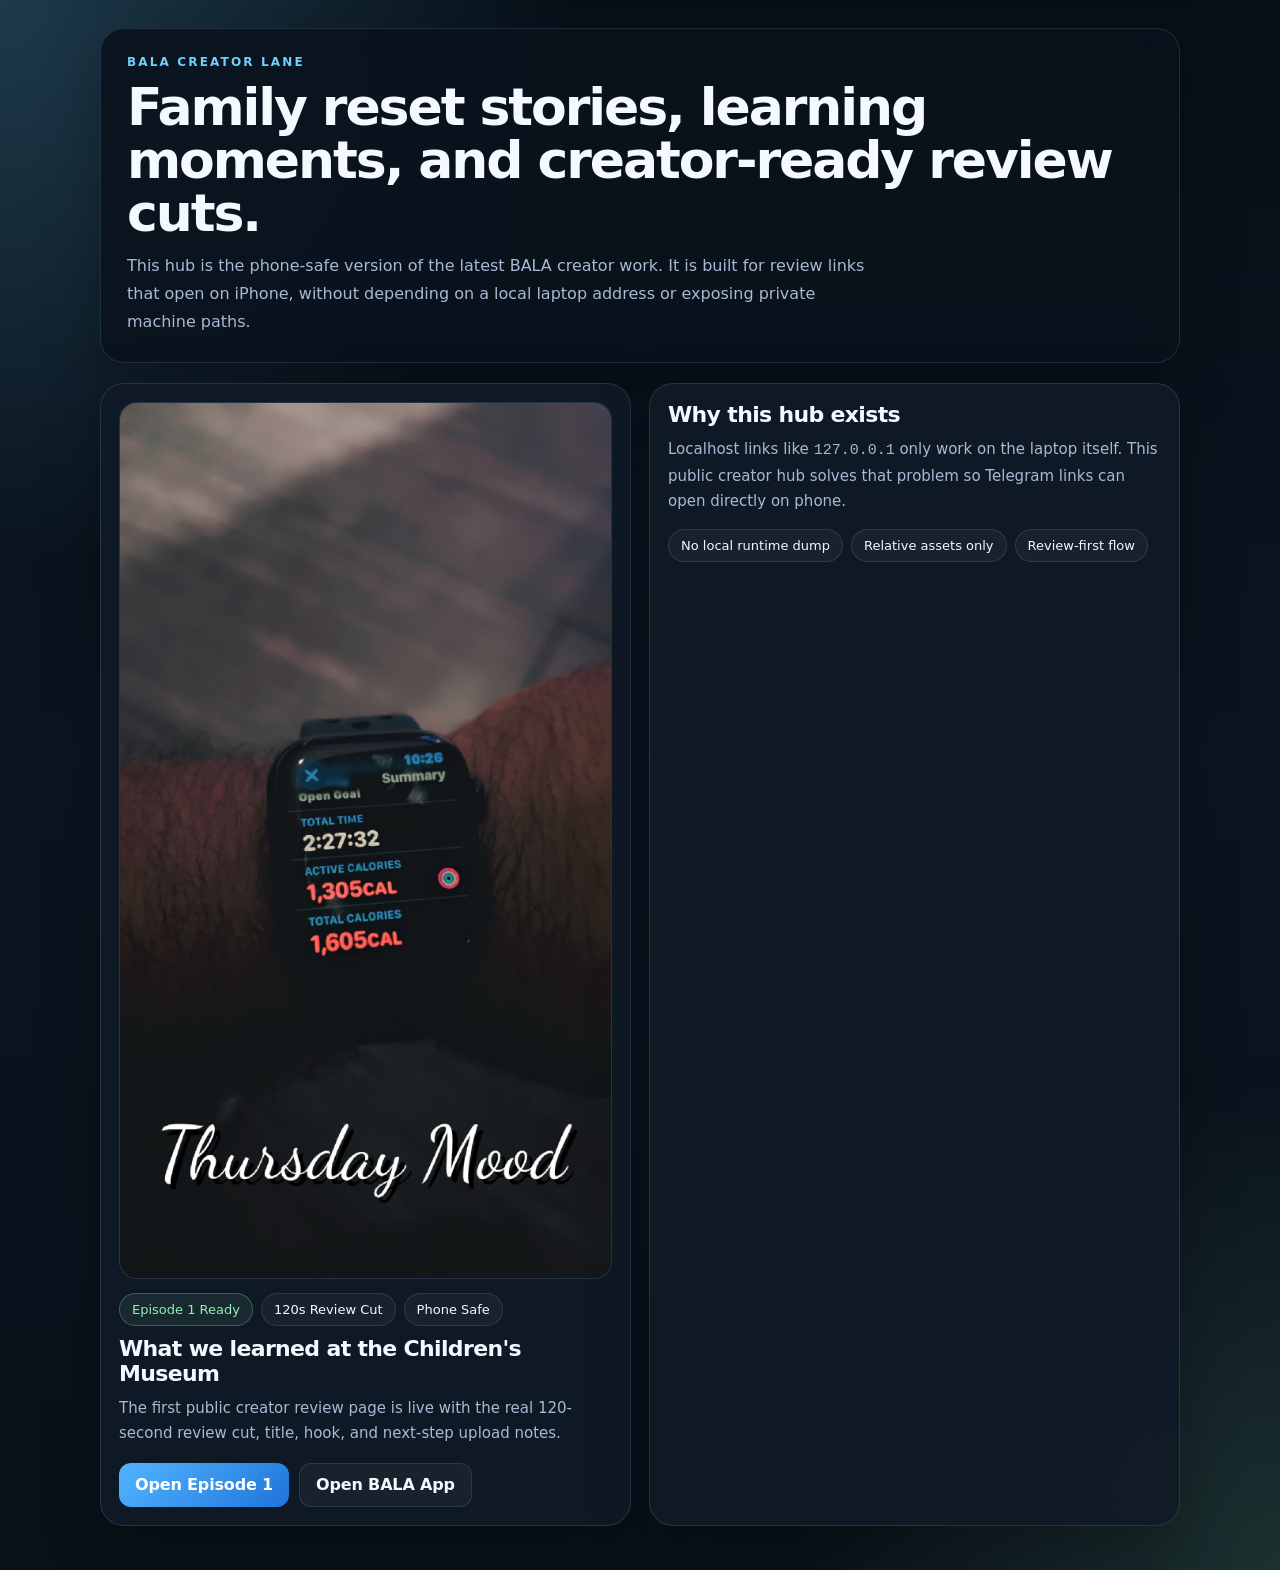
<file: creator/index.html>
<!doctype html>
<html lang="en">
<head>
  <meta charset="utf-8">
  <meta name="viewport" content="width=device-width, initial-scale=1">
  <meta name="robots" content="index,follow">
  <title>BALA Creator Hub</title>
  <style>
    :root {
      --bg: #071018;
      --panel: rgba(10, 18, 28, 0.86);
      --panel-2: rgba(17, 27, 39, 0.92);
      --line: rgba(134, 173, 214, 0.18);
      --ink: #f4f8ff;
      --muted: #a7bad3;
      --accent: #6fd0ff;
      --accent-2: #8ff0b5;
    }
    * { box-sizing: border-box; }
    body {
      margin: 0;
      min-height: 100vh;
      font-family: "Segoe UI", system-ui, sans-serif;
      color: var(--ink);
      background:
        radial-gradient(circle at top left, rgba(111, 208, 255, 0.22), transparent 28%),
        radial-gradient(circle at bottom right, rgba(143, 240, 181, 0.14), transparent 24%),
        linear-gradient(180deg, #071018, #0b1520 48%, #09111a);
    }
    .wrap {
      width: min(1080px, calc(100% - 32px));
      margin: 0 auto;
      padding: 28px 0 44px;
    }
    .hero, .card {
      border: 1px solid var(--line);
      background: var(--panel);
      backdrop-filter: blur(14px);
      box-shadow: 0 20px 60px rgba(0, 0, 0, 0.28);
      border-radius: 24px;
    }
    .hero {
      padding: 26px;
    }
    .eyebrow {
      color: var(--accent);
      text-transform: uppercase;
      letter-spacing: 0.18em;
      font-weight: 700;
      font-size: 12px;
      margin-bottom: 12px;
    }
    h1 {
      margin: 0 0 12px;
      font-size: clamp(30px, 5vw, 52px);
      line-height: 1.02;
      letter-spacing: -0.04em;
    }
    .lede {
      margin: 0;
      max-width: 760px;
      color: var(--muted);
      font-size: 16px;
      line-height: 1.75;
    }
    .grid {
      display: grid;
      grid-template-columns: repeat(2, minmax(0, 1fr));
      gap: 18px;
      margin-top: 20px;
    }
    .card {
      padding: 18px;
      background: var(--panel-2);
    }
    .thumb {
      width: 100%;
      aspect-ratio: 9 / 16;
      object-fit: cover;
      border-radius: 18px;
      border: 1px solid var(--line);
      display: block;
      background: #101924;
    }
    .meta {
      display: flex;
      flex-wrap: wrap;
      gap: 8px;
      margin: 14px 0 10px;
    }
    .pill {
      padding: 8px 12px;
      border-radius: 999px;
      border: 1px solid var(--line);
      color: var(--ink);
      background: rgba(255, 255, 255, 0.04);
      font-size: 13px;
    }
    .pill.ok {
      color: var(--accent-2);
      border-color: rgba(143, 240, 181, 0.28);
      background: rgba(143, 240, 181, 0.08);
    }
    h2 {
      margin: 0 0 10px;
      font-size: 22px;
      letter-spacing: -0.03em;
    }
    p {
      margin: 0;
      color: var(--muted);
      line-height: 1.7;
      font-size: 15px;
    }
    .actions {
      display: flex;
      flex-wrap: wrap;
      gap: 10px;
      margin-top: 16px;
    }
    .btn {
      display: inline-flex;
      align-items: center;
      justify-content: center;
      min-height: 44px;
      padding: 0 16px;
      border-radius: 12px;
      color: #fff;
      text-decoration: none;
      font-weight: 700;
      letter-spacing: -0.01em;
      background: linear-gradient(135deg, #52b5ff, #1f74da);
    }
    .btn.secondary {
      color: var(--ink);
      background: rgba(255, 255, 255, 0.04);
      border: 1px solid var(--line);
    }
    @media (max-width: 860px) {
      .grid {
        grid-template-columns: 1fr;
      }
    }
  </style>
</head>
<body>
  <div class="wrap">
    <section class="hero">
      <div class="eyebrow">BALA Creator Lane</div>
      <h1>Family reset stories, learning moments, and creator-ready review cuts.</h1>
      <p class="lede">
        This hub is the phone-safe version of the latest BALA creator work. It is built for review links that open on iPhone,
        without depending on a local laptop address or exposing private machine paths.
      </p>
    </section>

    <section class="grid">
      <article class="card">
        <img class="thumb" src="./bala-episode-1/assets/poster.jpg" alt="Museum entry poster frame for BALA Episode 1">
        <div class="meta">
          <span class="pill ok">Episode 1 Ready</span>
          <span class="pill">120s Review Cut</span>
          <span class="pill">Phone Safe</span>
        </div>
        <h2>What we learned at the Children's Museum</h2>
        <p>
          The first public creator review page is live with the real 120-second review cut, title, hook, and next-step upload notes.
        </p>
        <div class="actions">
          <a class="btn" href="./bala-episode-1/">Open Episode 1</a>
          <a class="btn secondary" href="../">Open BALA App</a>
        </div>
      </article>

      <article class="card">
        <h2>Why this hub exists</h2>
        <p>
          Localhost links like <code>127.0.0.1</code> only work on the laptop itself. This public creator hub solves that problem so Telegram links can open directly on phone.
        </p>
        <div class="meta">
          <span class="pill">No local runtime dump</span>
          <span class="pill">Relative assets only</span>
          <span class="pill">Review-first flow</span>
        </div>
      </article>
    </section>
  </div>
</body>
</html>
</file>
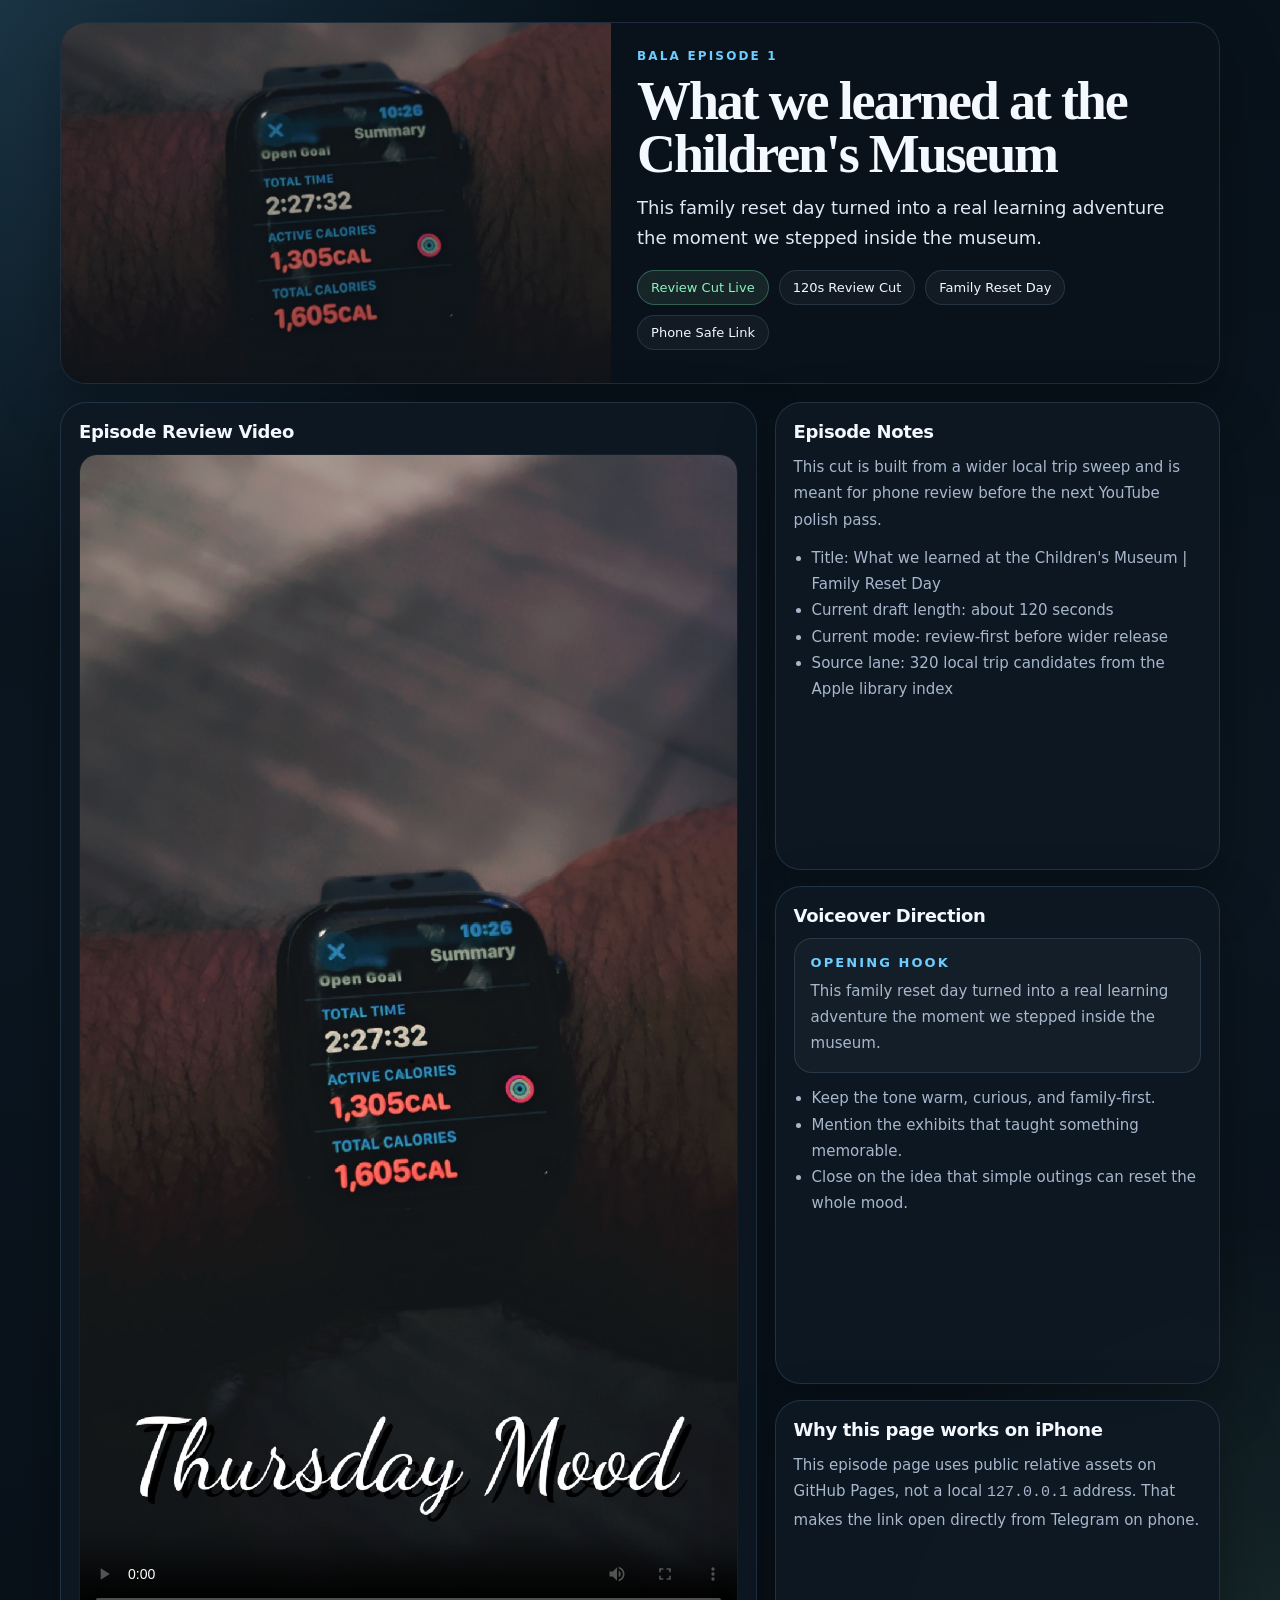
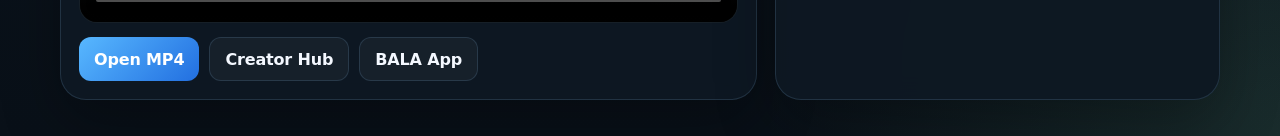
<file: creator/bala-episode-1/index.html>
<!doctype html>
<html lang="en">
<head>
  <meta charset="utf-8">
  <meta name="viewport" content="width=device-width, initial-scale=1">
  <meta name="robots" content="index,follow">
  <meta name="theme-color" content="#08121b">
  <title>BALA Episode 1 | Family Reset Day Review Cut</title>
  <style>
    :root {
      --bg: #08121b;
      --panel: rgba(10, 18, 27, 0.9);
      --panel-2: rgba(14, 24, 35, 0.96);
      --line: rgba(120, 169, 214, 0.18);
      --ink: #f4f8ff;
      --muted: #a7b7cc;
      --accent: #6dcdff;
      --accent-2: #8df2ba;
    }
    * { box-sizing: border-box; }
    body {
      margin: 0;
      min-height: 100vh;
      font-family: Georgia, "Times New Roman", serif;
      color: var(--ink);
      background:
        radial-gradient(circle at top left, rgba(109, 205, 255, 0.18), transparent 28%),
        radial-gradient(circle at bottom right, rgba(141, 242, 186, 0.12), transparent 24%),
        linear-gradient(180deg, #08121b, #0b1620 50%, #091018);
    }
    .wrap {
      width: min(1160px, calc(100% - 28px));
      margin: 0 auto;
      padding: 22px 0 36px;
    }
    .hero,
    .panel {
      border-radius: 26px;
      border: 1px solid var(--line);
      background: var(--panel);
      backdrop-filter: blur(12px);
      box-shadow: 0 22px 60px rgba(0, 0, 0, 0.3);
    }
    .hero {
      overflow: hidden;
      display: grid;
      grid-template-columns: 0.95fr 1.05fr;
      gap: 0;
    }
    .hero-image {
      min-height: 360px;
      background:
        linear-gradient(180deg, rgba(8, 18, 27, 0.12), rgba(8, 18, 27, 0.42)),
        url("./assets/poster.jpg") center/cover no-repeat;
    }
    .hero-copy {
      padding: 26px;
    }
    .eyebrow {
      color: var(--accent);
      text-transform: uppercase;
      letter-spacing: 0.18em;
      font-size: 12px;
      font-weight: 700;
      margin-bottom: 12px;
      font-family: "Segoe UI", system-ui, sans-serif;
    }
    h1 {
      margin: 0 0 12px;
      font-size: clamp(34px, 5vw, 54px);
      line-height: 0.98;
      letter-spacing: -0.04em;
    }
    .hook {
      margin: 0 0 16px;
      color: #dfe9f7;
      font-size: 18px;
      line-height: 1.7;
    }
    .meta {
      display: flex;
      flex-wrap: wrap;
      gap: 10px;
      margin: 16px 0 0;
      font-family: "Segoe UI", system-ui, sans-serif;
    }
    .pill {
      padding: 9px 13px;
      border-radius: 999px;
      border: 1px solid var(--line);
      background: rgba(255, 255, 255, 0.04);
      color: var(--ink);
      font-size: 13px;
    }
    .pill.ok {
      color: var(--accent-2);
      border-color: rgba(141, 242, 186, 0.28);
      background: rgba(141, 242, 186, 0.09);
    }
    .grid {
      display: grid;
      grid-template-columns: 1.22fr 0.78fr;
      gap: 18px;
      margin-top: 18px;
    }
    .panel {
      padding: 18px;
      background: var(--panel-2);
    }
    h2 {
      margin: 0 0 12px;
      font-size: 18px;
      letter-spacing: -0.02em;
      font-family: "Segoe UI", system-ui, sans-serif;
    }
    video {
      width: 100%;
      display: block;
      border-radius: 18px;
      background: #000;
      border: 1px solid var(--line);
    }
    p, li {
      color: var(--muted);
      font-size: 15px;
      line-height: 1.75;
      margin: 0;
      font-family: "Segoe UI", system-ui, sans-serif;
    }
    ul {
      margin: 12px 0 0;
      padding-left: 18px;
    }
    .stack {
      display: grid;
      gap: 16px;
    }
    .actions {
      display: flex;
      flex-wrap: wrap;
      gap: 10px;
      margin-top: 14px;
      font-family: "Segoe UI", system-ui, sans-serif;
    }
    .btn {
      display: inline-flex;
      align-items: center;
      justify-content: center;
      min-height: 44px;
      padding: 0 15px;
      border-radius: 12px;
      color: #fff;
      text-decoration: none;
      font-weight: 700;
      letter-spacing: -0.01em;
      background: linear-gradient(135deg, #58b8ff, #226fe0);
    }
    .btn.secondary {
      color: var(--ink);
      border: 1px solid var(--line);
      background: rgba(255, 255, 255, 0.04);
    }
    .quote {
      padding: 16px;
      border-radius: 18px;
      border: 1px solid var(--line);
      background: rgba(255, 255, 255, 0.03);
    }
    .quote strong {
      display: block;
      margin-bottom: 8px;
      font-family: "Segoe UI", system-ui, sans-serif;
      font-size: 13px;
      color: var(--accent);
      text-transform: uppercase;
      letter-spacing: 0.16em;
    }
    @media (max-width: 940px) {
      .hero,
      .grid {
        grid-template-columns: 1fr;
      }
      .hero-image {
        min-height: 300px;
      }
    }
  </style>
</head>
<body>
  <div class="wrap">
    <section class="hero">
      <div class="hero-image" aria-hidden="true"></div>
      <div class="hero-copy">
        <div class="eyebrow">BALA Episode 1</div>
        <h1>What we learned at the Children's Museum</h1>
        <p class="hook">
          This family reset day turned into a real learning adventure the moment we stepped inside the museum.
        </p>
        <div class="meta">
          <span class="pill ok">Review Cut Live</span>
          <span class="pill">120s Review Cut</span>
          <span class="pill">Family Reset Day</span>
          <span class="pill">Phone Safe Link</span>
        </div>
      </div>
    </section>

    <section class="grid">
      <article class="panel">
        <h2>Episode Review Video</h2>
        <video controls playsinline preload="metadata" poster="./assets/poster.jpg">
          <source src="./assets/bala-episode-1-review-final.mp4" type="video/mp4">
        </video>
        <div class="actions">
          <a class="btn" href="./assets/bala-episode-1-review-final.mp4">Open MP4</a>
          <a class="btn secondary" href="../">Creator Hub</a>
          <a class="btn secondary" href="../../">BALA App</a>
        </div>
      </article>

      <aside class="stack">
        <article class="panel">
          <h2>Episode Notes</h2>
          <p>
            This cut is built from a wider local trip sweep and is meant for phone review before the next YouTube polish pass.
          </p>
          <ul>
            <li>Title: What we learned at the Children's Museum | Family Reset Day</li>
            <li>Current draft length: about 120 seconds</li>
            <li>Current mode: review-first before wider release</li>
            <li>Source lane: 320 local trip candidates from the Apple library index</li>
          </ul>
        </article>

        <article class="panel">
          <h2>Voiceover Direction</h2>
          <div class="quote">
            <strong>Opening Hook</strong>
            <p>This family reset day turned into a real learning adventure the moment we stepped inside the museum.</p>
          </div>
          <ul>
            <li>Keep the tone warm, curious, and family-first.</li>
            <li>Mention the exhibits that taught something memorable.</li>
            <li>Close on the idea that simple outings can reset the whole mood.</li>
          </ul>
        </article>

        <article class="panel">
          <h2>Why this page works on iPhone</h2>
          <p>
            This episode page uses public relative assets on GitHub Pages, not a local <code>127.0.0.1</code> address. That makes the link open directly from Telegram on phone.
          </p>
        </article>
      </aside>
    </section>
  </div>
</body>
</html>
</file>
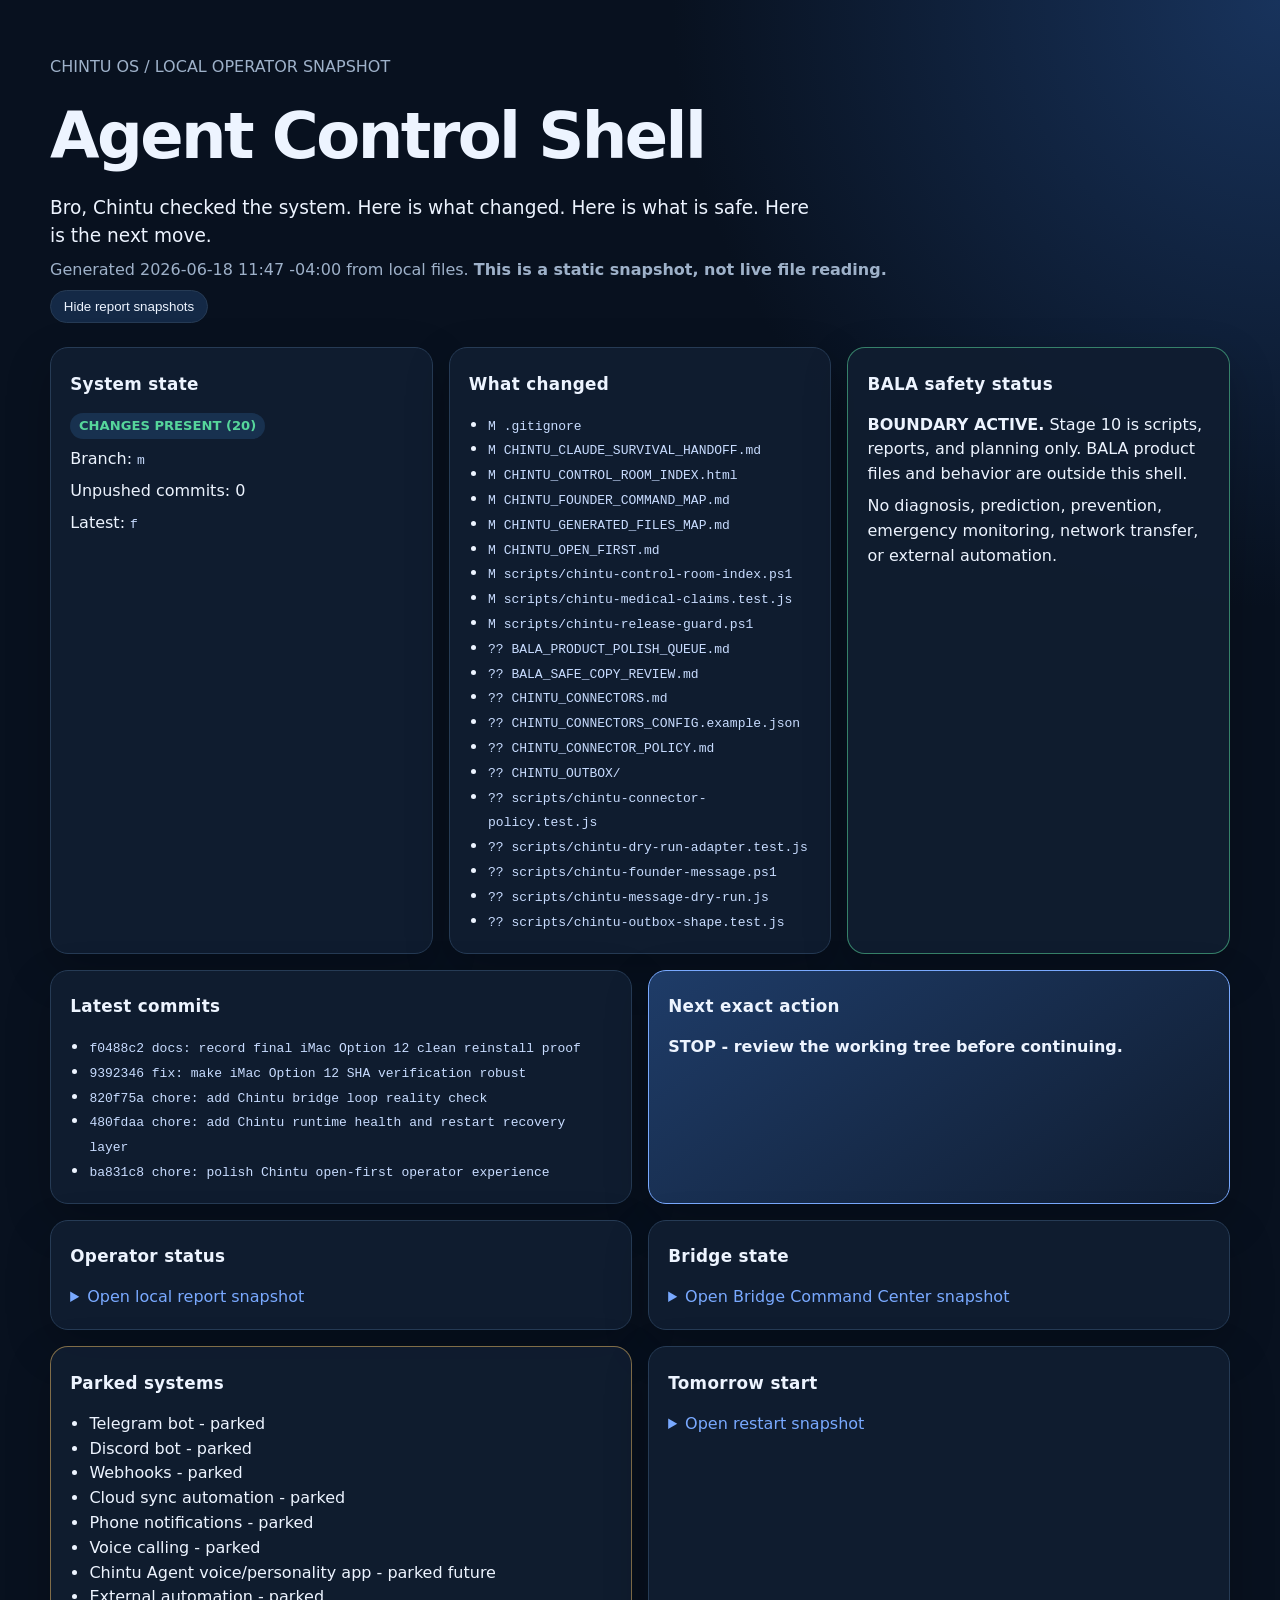
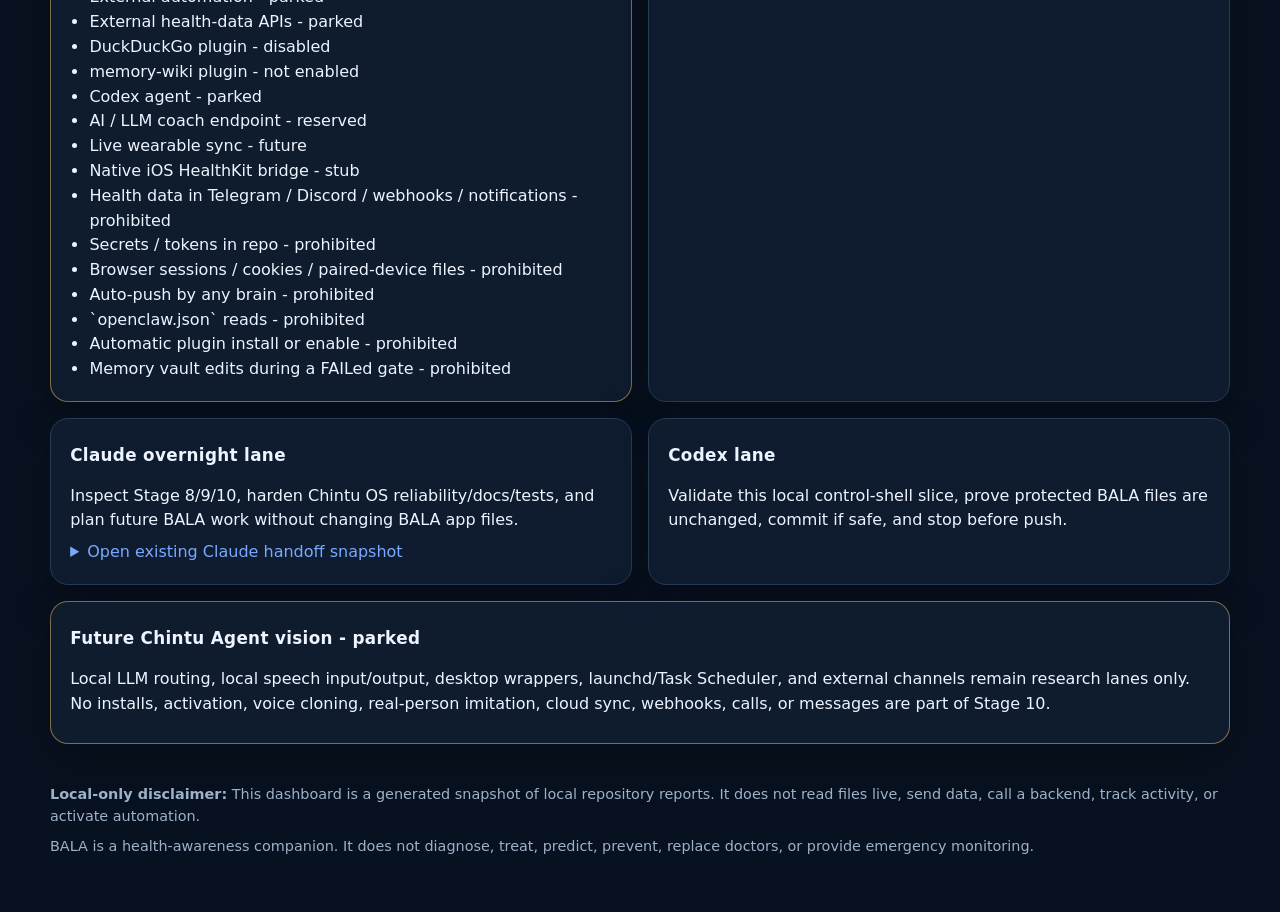
<file: CHINTU_AGENT_DASHBOARD.html>
﻿<!doctype html>
<html lang="en">
<head>
  <meta charset="utf-8">
  <meta name="viewport" content="width=device-width, initial-scale=1">
  <meta name="robots" content="noindex,nofollow">
  <title>Chintu Agent Control Shell</title>
  <style>
    :root { color-scheme: dark; --bg:#08111f; --panel:#101d30; --line:#263b55; --text:#edf4ff; --muted:#9eb1c9; --safe:#56d69b; --park:#f1bf65; --accent:#79a9ff; }
    * { box-sizing: border-box; }
    body { margin:0; font-family:Inter,ui-sans-serif,system-ui,-apple-system,"Segoe UI",sans-serif; background:radial-gradient(circle at top right,#18335c 0,#08111f 38rem); color:var(--text); line-height:1.55; }
    header,main,footer { width:min(1180px,calc(100% - 2rem)); margin-inline:auto; }
    header { padding:3rem 0 1.5rem; }
    h1 { margin:0; font-size:clamp(2rem,5vw,4rem); letter-spacing:-.04em; }
    h2 { margin:.2rem 0 1rem; font-size:1.05rem; letter-spacing:.02em; }
    p { margin:.45rem 0; }
    .eyebrow,.meta { color:var(--muted); }
    .brief { max-width:760px; font-size:1.16rem; }
    .grid { display:grid; grid-template-columns:repeat(12,1fr); gap:1rem; padding-bottom:2rem; }
    .card { grid-column:span 6; min-width:0; background:rgba(16,29,48,.94); border:1px solid var(--line); border-radius:18px; padding:1.2rem; box-shadow:0 16px 45px rgba(0,0,0,.22); }
    .wide { grid-column:1/-1; }
    .third { grid-column:span 4; }
    .safe { border-color:rgba(86,214,155,.55); }
    .parked { border-color:rgba(241,191,101,.5); }
    .next { border-color:var(--accent); background:linear-gradient(145deg,rgba(31,61,105,.98),rgba(16,29,48,.98)); }
    .status { display:inline-block; padding:.2rem .55rem; border-radius:999px; background:#18314f; color:var(--safe); font-weight:700; font-size:.82rem; }
    code { color:#c8dcff; overflow-wrap:anywhere; }
    ul { margin:.5rem 0 0; padding-left:1.2rem; }
    pre { margin:0; max-height:25rem; overflow:auto; white-space:pre-wrap; overflow-wrap:anywhere; color:#c6d4e6; font:12px/1.55 ui-monospace,SFMono-Regular,Consolas,monospace; }
    details summary { cursor:pointer; color:var(--accent); }
    button { border:1px solid var(--line); border-radius:999px; padding:.5rem .8rem; color:var(--text); background:#142946; cursor:pointer; }
    .compact .snapshot { display:none; }
    footer { padding:0 0 3rem; color:var(--muted); font-size:.9rem; }
    @media (max-width:800px) { .card,.third { grid-column:1/-1; } header { padding-top:2rem; } }
    @media print { body { background:#fff; color:#111; } .card { box-shadow:none; background:#fff; border-color:#bbb; } button { display:none; } }
  </style>
</head>
<body>
  <header>
    <p class="eyebrow">CHINTU OS / LOCAL OPERATOR SNAPSHOT</p>
    <h1>Agent Control Shell</h1>
    <p class="brief">Bro, Chintu checked the system. Here is what changed. Here is what is safe. Here is the next move.</p>
    <p class="meta">Generated 2026-06-18 11:47 -04:00 from local files. <strong>This is a static snapshot, not live file reading.</strong></p>
    <button id="snapshot-toggle" type="button" aria-pressed="false">Hide report snapshots</button>
  </header>
  <main class="grid" id="dashboard">
    <section class="card third">
      <h2>System state</h2>
      <span class="status">CHANGES PRESENT (20)</span>
      <p>Branch: <code>m</code></p>
      <p>Unpushed commits: 0</p>
      <p>Latest: <code>f</code></p>
    </section>
    <section class="card third">
      <h2>What changed</h2>
      <ul><li><code> M .gitignore</code></li>
<li><code> M CHINTU_CLAUDE_SURVIVAL_HANDOFF.md</code></li>
<li><code> M CHINTU_CONTROL_ROOM_INDEX.html</code></li>
<li><code> M CHINTU_FOUNDER_COMMAND_MAP.md</code></li>
<li><code> M CHINTU_GENERATED_FILES_MAP.md</code></li>
<li><code> M CHINTU_OPEN_FIRST.md</code></li>
<li><code> M scripts/chintu-control-room-index.ps1</code></li>
<li><code> M scripts/chintu-medical-claims.test.js</code></li>
<li><code> M scripts/chintu-release-guard.ps1</code></li>
<li><code>?? BALA_PRODUCT_POLISH_QUEUE.md</code></li>
<li><code>?? BALA_SAFE_COPY_REVIEW.md</code></li>
<li><code>?? CHINTU_CONNECTORS.md</code></li>
<li><code>?? CHINTU_CONNECTORS_CONFIG.example.json</code></li>
<li><code>?? CHINTU_CONNECTOR_POLICY.md</code></li>
<li><code>?? CHINTU_OUTBOX/</code></li>
<li><code>?? scripts/chintu-connector-policy.test.js</code></li>
<li><code>?? scripts/chintu-dry-run-adapter.test.js</code></li>
<li><code>?? scripts/chintu-founder-message.ps1</code></li>
<li><code>?? scripts/chintu-message-dry-run.js</code></li>
<li><code>?? scripts/chintu-outbox-shape.test.js</code></li></ul>
    </section>
    <section class="card third safe">
      <h2>BALA safety status</h2>
      <p><strong>BOUNDARY ACTIVE.</strong> Stage 10 is scripts, reports, and planning only. BALA product files and behavior are outside this shell.</p>
      <p>No diagnosis, prediction, prevention, emergency monitoring, network transfer, or external automation.</p>
    </section>
    <section class="card">
      <h2>Latest commits</h2>
      <ul><li><code>f0488c2 docs: record final iMac Option 12 clean reinstall proof</code></li>
<li><code>9392346 fix: make iMac Option 12 SHA verification robust</code></li>
<li><code>820f75a chore: add Chintu bridge loop reality check</code></li>
<li><code>480fdaa chore: add Chintu runtime health and restart recovery layer</code></li>
<li><code>ba831c8 chore: polish Chintu open-first operator experience</code></li></ul>
    </section>
    <section class="card next">
      <h2>Next exact action</h2>
      <p><strong>STOP - review the working tree before continuing.</strong></p>
    </section>
    <section class="card snapshot">
      <h2>Operator status</h2>
      <details><summary>Open local report snapshot</summary><pre># Chintu Operator Status

Chintu checked the system. Here is the state.

**Generated:** 2026-06-18 02:04
**Repo:** C:\Users\Chintu\Desktop\test
**Branch:** main

## 1. Repo state

- Latest commit: `3ef0e03 chore: add Chintu alive daily operator layer`
- Working tree clean: **NO**
- Unpushed commits count: **0**
- git status --short:
  - ` M CHINTU_HANDOFF.md`
  - ` M CHINTU_MEMORY_VAULT/BLOCKERS.md`
  - ` M CHINTU_MEMORY_VAULT/DAILY_LOGS/2026-06-18.md`
  - ` M CHINTU_MEMORY_VAULT/DECISIONS.md`
  - ` M CHINTU_MEMORY_VAULT/NEXT_SPRINT_QUEUE.md`
  - ` M CHINTU_MEMORY_VAULT/PARKED_SYSTEMS.md`
  - ` M CHINTU_OPERATOR_STATUS.md`
  - ` M CHINTU_TOMORROW_START.md`
  - ` M scripts/chintu-endday-operator.ps1`
  - `?? BALA_SAFE_TOUCHPOINTS.md`
  - `?? CHINTU_AGENT_CONTROL_SHELL.md`
  - `?? CHINTU_AGENT_DASHBOARD.html`
  - `?? CHINTU_CLAUDE_OVERNIGHT_PROMPT.md`
  - `?? CHINTU_FREE_POWER_LANES.md`
  - `?? CHINTU_STAGE_11_QUEUE.md`
  - `?? docs/superpowers/`
  - `?? scripts/chintu-agent-control-shell.test.js`
  - `?? scripts/chintu-agent-dashboard.ps1`
  - `?? scripts/chintu-claude-overnight-package.ps1`

## 2. Validation state

- chintu-validate: **OK** | VERDICT: PASS (with 2 WARN - human glance)
- chintu-release-guard: **OK** | RECOMMENDATION: NOTHING TO PUSH - origin/main is caught up.
- chintu-bridge-command-center: **OK** | Next action: STOP and review the repo before any bridge action.
- chintu-next-action: **OK** | NEXT ACTION: STOP - review the working tree before continuing.

## 3. Bridge state

- Shared bridge path: `C:\Users\Chintu\Desktop\CHINTU_SHARED_BRIDGE`
- Shared bridge ready: **YES**
- CHINTU_BRIDGE_LATEST.zip present: **YES**
- MANIFEST.txt present: **YES**
- LATEST_FLAT ready: **YES**
- Bridge Command Center report exists: **YES**
- iMac Option 12 package ready in repo: **YES**
- iMac Option 12 test status from Windows: **PENDING FOUNDER CONFIRMATION**

## 4. What changed since last run

- Previous operator report: 2026-06-18 01:57
- No new commit since the previous operator report.
- Working tree changed after the previous operator report.

## 5. Blockers

- iMac Option 12 must be tested before assuming the bridge is fully smooth.
- Shared bridge smooth-loop still needs one full Windows export -&gt; shared bridge -&gt; iMac Option 12 intake check.
- BALA app feature work requires a separate explicit founder-selected Stage 11 product sprint.
- The Stage 10 dashboard is a generated snapshot; live file reading and background refresh remain intentionally unimplemented.
- Telegram parked.
- Discord parked.
- Webhooks parked.
- Memory-wiki parked.
- Cloud sync automation parked.
- Phone notifications parked.
- Voice calling parked.
- Chintu Agent voice/personality app parked as future direction only.
- Local speech input/output, desktop wrappers, and background scheduling parked as future research only.
- No backend, paid APIs, secrets, health-data transfer, external automation, or BALA app behavior changes during Stage 10.
- Cloud sync remains an explicit founder-owned decision only.

## 6. Parked systems

- Telegram bot - parked
- Discord bot - parked
- Webhooks - parked
- Cloud sync automation - parked
- Phone notifications - parked
- Voice calling - parked
- Chintu Agent voice/personality app - parked future
- External automation - parked
- External health-data APIs - parked
- DuckDuckGo plugin - disabled
- memory-wiki plugin - not enabled
- Codex agent - parked
- AI / LLM coach endpoint - reserved
- Live wearable sync - future
- Native iOS HealthKit bridge - stub
- Health data in Telegram / Discord / webhooks / notifications - prohibited
- Secrets / tokens in repo - prohibited
- Browser sessions / cookies / paired-device files - prohibited
- Auto-push by any brain - prohibited
- `openclaw.json` reads - prohibited
- Automatic plugin install or enable - prohibited
- Memory vault edits during a FAILed gate - prohibited

## 7. Next exact action

- STOP - review the working tree before continuing.

## 8. Safety footer

BALA is a health-awareness companion. It does not diagnose, treat, predict, prevent, replace doctors, or provide emergency monitoring.</pre></details>
    </section>
    <section class="card snapshot">
      <h2>Bridge state</h2>
      <details><summary>Open Bridge Command Center snapshot</summary><pre># Chintu Bridge Command Center

**Generated:** 2026-06-18 02:04
**Repo:** C:\Users\Chintu\Desktop\test

## 1. Repo state

- Current branch: `main`
- Latest commit: `3ef0e03 chore: add Chintu alive daily operator layer`
- Working tree clean: **NO**
- Unpushed commits count: **0**

## 2. Validation state

- chintu-validate result: **OK** | VERDICT: PASS (with 2 WARN - human glance)
- release guard result: **OK** | RECOMMENDATION: NOTHING TO PUSH - origin/main is caught up.
- agent board result (safe to run): **OK** | DECISION: REVIEW - validation PASS but the tree has uncommitted changes; validate and commit before pushing.
- Known disclaimer warning: **PRESENT**

## 3. App safety state

- app.js unchanged: **YES**
- index.html unchanged: **YES**
- styles.css unchanged: **YES**
- sw.js unchanged: **YES**

## 4. Shared bridge state

- Shared folder path: `C:\Users\Chintu\Desktop\CHINTU_SHARED_BRIDGE`
- CHINTU_BRIDGE_LATEST.zip present: **YES**
- MANIFEST.txt present: **YES**
- LATEST_FLAT present: **YES**
- LATEST_FLAT has 7 expected files: **YES**
- SHA-256 from MANIFEST.txt: `31787D077C29C7C9ED7CEB7495DD5176C61C1DB72EF88382C69DF9672DDE1628`
- Latest ZIP size: 7594 bytes

## 5. iMac intake readiness

- Manual option 11 path: `~/Documents/CHINTU_CONTROL_ROOM/scripts/bridge-sync.sh`
- Manual option 11 desktop command: `~/Desktop/CHINTU_BRIDGE_SYNC.command`
- Future option 12 path: `~/Documents/CHINTU_CONTROL_ROOM/scripts/bridge-pull-shared.sh`
- Future option 12 desktop command: `~/Desktop/CHINTU_PULL_SHARED_BRIDGE.command`
- Option 12 package ready in repo: **YES**
- Option 12 install status on iMac: **NO (not verifiable from Windows)**
- Founder move/sync target: Sync the iMac&apos;s local shared bridge folder so it contains CHINTU_BRIDGE_LATEST.zip and MANIFEST.txt from C:\Users\Chintu\Desktop\CHINTU_SHARED_BRIDGE.
- Install note: Windows cannot verify iMac Option 12 installation directly, so the command center treats it as NOT INSTALLED until the founder confirms.

## 6. Next action recommendation

STOP and review the repo before any bridge action.

## 7. Parked systems

- Telegram parked
- Discord parked
- Webhooks parked
- Memory-wiki parked
- Cloud sync automation parked until explicit founder approval

## 8. Safety footer

BALA is a health-awareness companion. It does not diagnose, treat, predict, prevent, replace doctors, or provide emergency monitoring.</pre></details>
    </section>
    <section class="card parked">
      <h2>Parked systems</h2>
      <ul><li>Telegram bot - parked</li>
<li>Discord bot - parked</li>
<li>Webhooks - parked</li>
<li>Cloud sync automation - parked</li>
<li>Phone notifications - parked</li>
<li>Voice calling - parked</li>
<li>Chintu Agent voice/personality app - parked future</li>
<li>External automation - parked</li>
<li>External health-data APIs - parked</li>
<li>DuckDuckGo plugin - disabled</li>
<li>memory-wiki plugin - not enabled</li>
<li>Codex agent - parked</li>
<li>AI / LLM coach endpoint - reserved</li>
<li>Live wearable sync - future</li>
<li>Native iOS HealthKit bridge - stub</li>
<li>Health data in Telegram / Discord / webhooks / notifications - prohibited</li>
<li>Secrets / tokens in repo - prohibited</li>
<li>Browser sessions / cookies / paired-device files - prohibited</li>
<li>Auto-push by any brain - prohibited</li>
<li>`openclaw.json` reads - prohibited</li>
<li>Automatic plugin install or enable - prohibited</li>
<li>Memory vault edits during a FAILed gate - prohibited</li></ul>
    </section>
    <section class="card snapshot">
      <h2>Tomorrow start</h2>
      <details><summary>Open restart snapshot</summary><pre># Chintu Tomorrow Start

Chintu closed the loop. Here is where we stopped.

**Generated:** 2026-06-18 02:04
**Repo:** C:\Users\Chintu\Desktop\test
**Branch:** main

## 1. Where we stopped

- We stopped with local Chintu OS changes in the working tree awaiting review and commit.

## 2. Latest safe commit

- `3ef0e03 chore: add Chintu alive daily operator layer`

## 3. What is pushed / not pushed

- HEAD is caught up with origin/main.

## 4. First action tomorrow

- STOP - review the working tree before continuing.

## 5. What not to touch

- app.js
- index.html
- styles.css
- sw.js
- coach.js
- manifest.webmanifest
- privacy.html
- functions/api/coach.js
- Telegram / Discord / webhooks / memory-wiki / cloud sync / phone notifications / voice calling
- BALA app feature work without explicit founder instruction

## 6. Parked systems

- Telegram bot - parked
- Discord bot - parked
- Webhooks - parked
- Cloud sync automation - parked
- Phone notifications - parked
- Voice calling - parked
- Chintu Agent voice/personality app - parked future
- External automation - parked
- External health-data APIs - parked
- DuckDuckGo plugin - disabled
- memory-wiki plugin - not enabled
- Codex agent - parked
- AI / LLM coach endpoint - reserved
- Live wearable sync - future
- Native iOS HealthKit bridge - stub
- Health data in Telegram / Discord / webhooks / notifications - prohibited
- Secrets / tokens in repo - prohibited
- Browser sessions / cookies / paired-device files - prohibited
- Auto-push by any brain - prohibited
- `openclaw.json` reads - prohibited
- Automatic plugin install or enable - prohibited
- Memory vault edits during a FAILed gate - prohibited

## 7. BALA safety reminder

BALA is a health-awareness companion. It does not diagnose, treat, predict, prevent, replace doctors, or provide emergency monitoring.

## 8. One-line restart prompt

Read CHINTU_TOMORROW_START.md and CHINTU_OPERATOR_STATUS.md, run scripts/chintu-daily-operator.ps1, then follow the one exact next action.</pre></details>
    </section>
    <section class="card snapshot">
      <h2>Claude overnight lane</h2>
      <p>Inspect Stage 8/9/10, harden Chintu OS reliability/docs/tests, and plan future BALA work without changing BALA app files.</p>
      <details><summary>Open existing Claude handoff snapshot</summary><pre>Not present: CHINTU_CLAUDE_HANDOFF.md</pre></details>
    </section>
    <section class="card">
      <h2>Codex lane</h2>
      <p>Validate this local control-shell slice, prove protected BALA files are unchanged, commit if safe, and stop before push.</p>
    </section>
    <section class="card wide parked">
      <h2>Future Chintu Agent vision - parked</h2>
      <p>Local LLM routing, local speech input/output, desktop wrappers, launchd/Task Scheduler, and external channels remain research lanes only. No installs, activation, voice cloning, real-person imitation, cloud sync, webhooks, calls, or messages are part of Stage 10.</p>
    </section>
  </main>
  <footer>
    <p><strong>Local-only disclaimer:</strong> This dashboard is a generated snapshot of local repository reports. It does not read files live, send data, call a backend, track activity, or activate automation.</p>
    <p>BALA is a health-awareness companion. It does not diagnose, treat, predict, prevent, replace doctors, or provide emergency monitoring.</p>
  </footer>
  <script>
    (() => {
      const button = document.getElementById("snapshot-toggle");
      const dashboard = document.getElementById("dashboard");
      button.addEventListener("click", () => {
        const compact = dashboard.classList.toggle("compact");
        button.setAttribute("aria-pressed", String(compact));
        button.textContent = compact ? "Show report snapshots" : "Hide report snapshots";
      });
    })();
  </script>
</body>
</html>
</file>
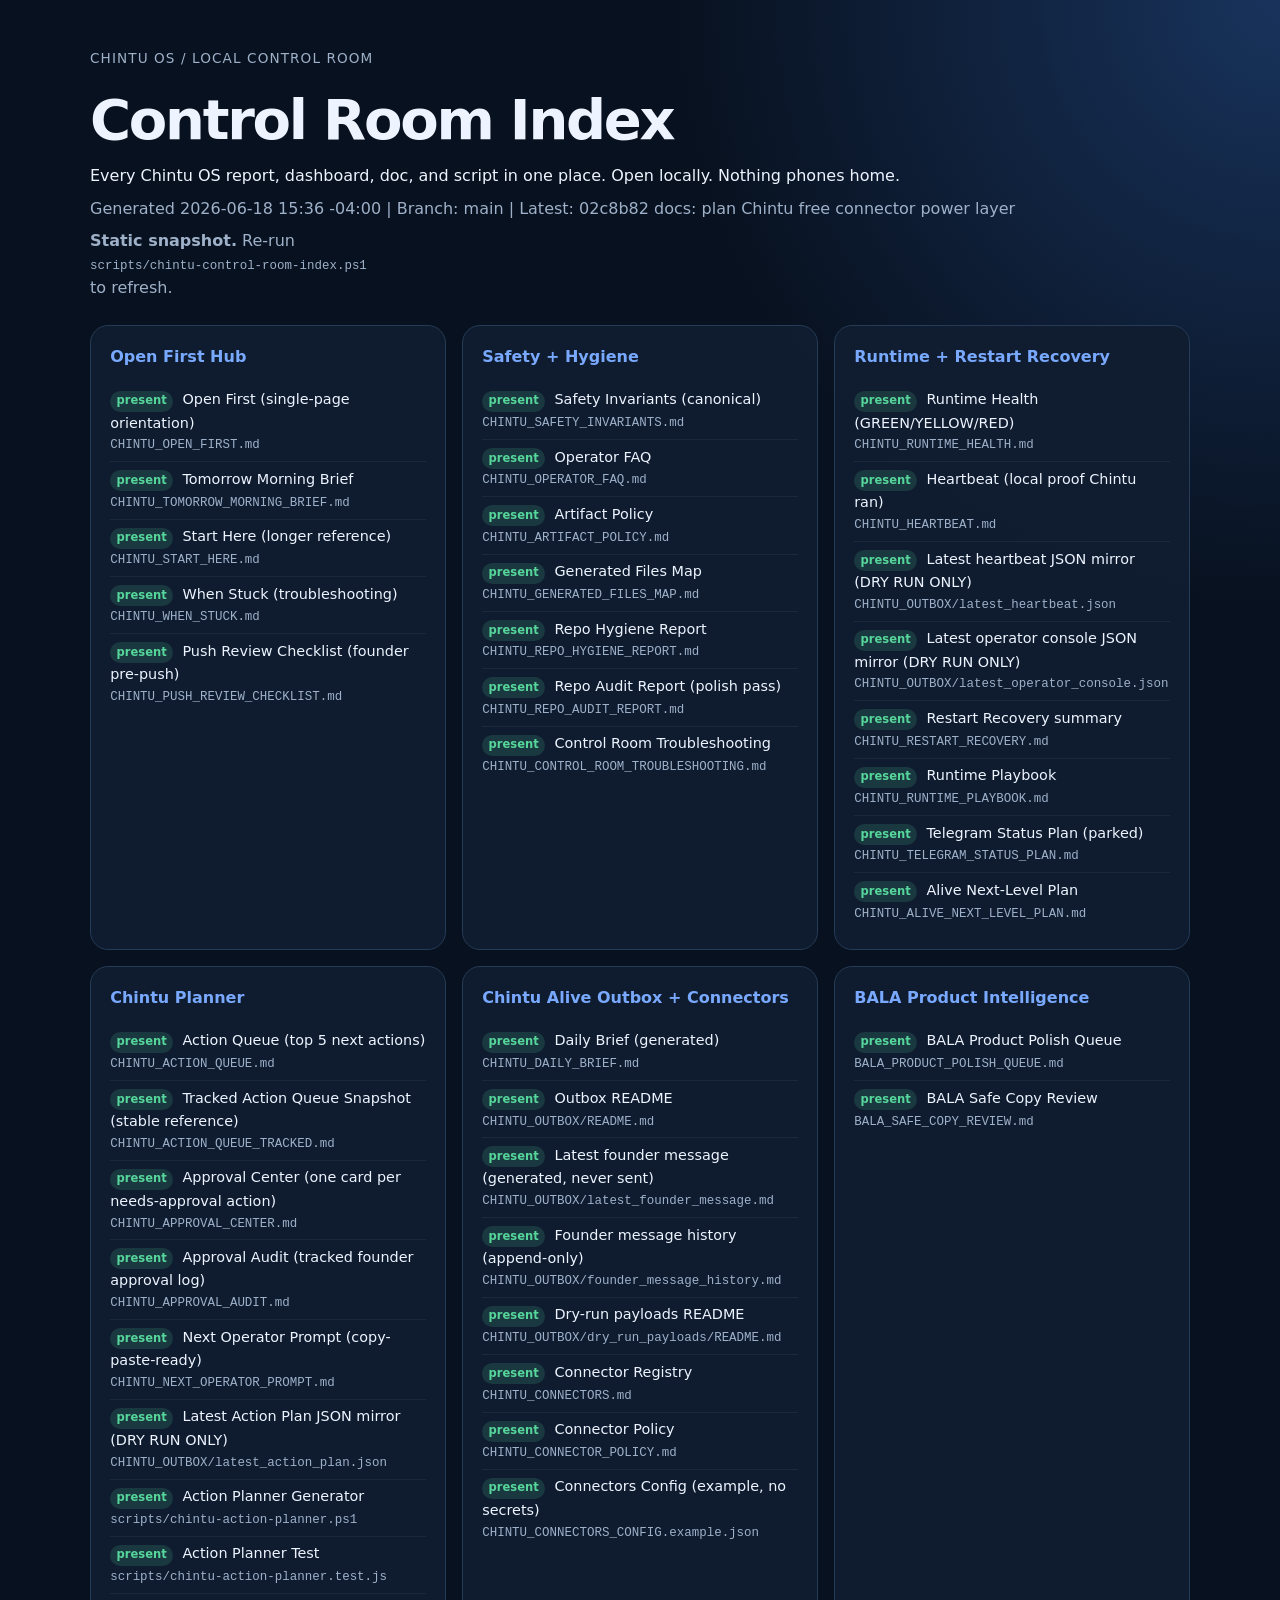
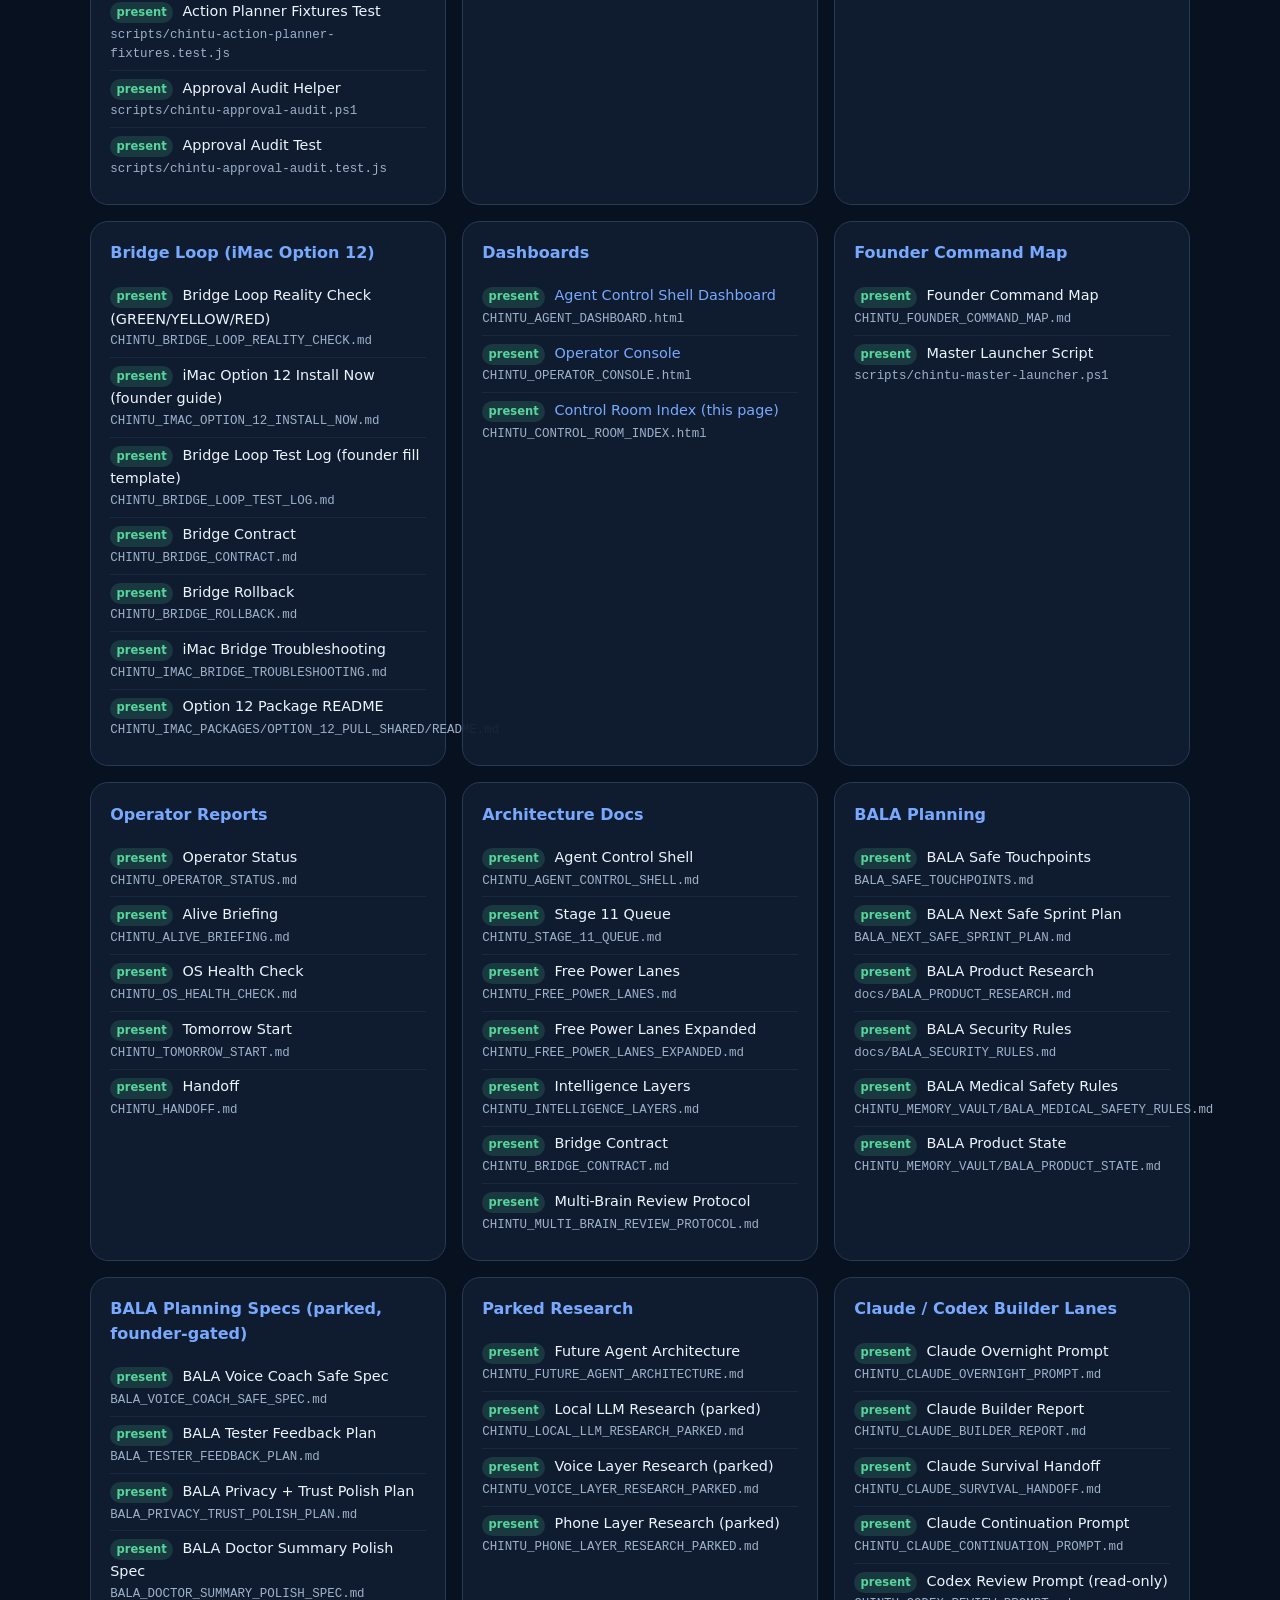
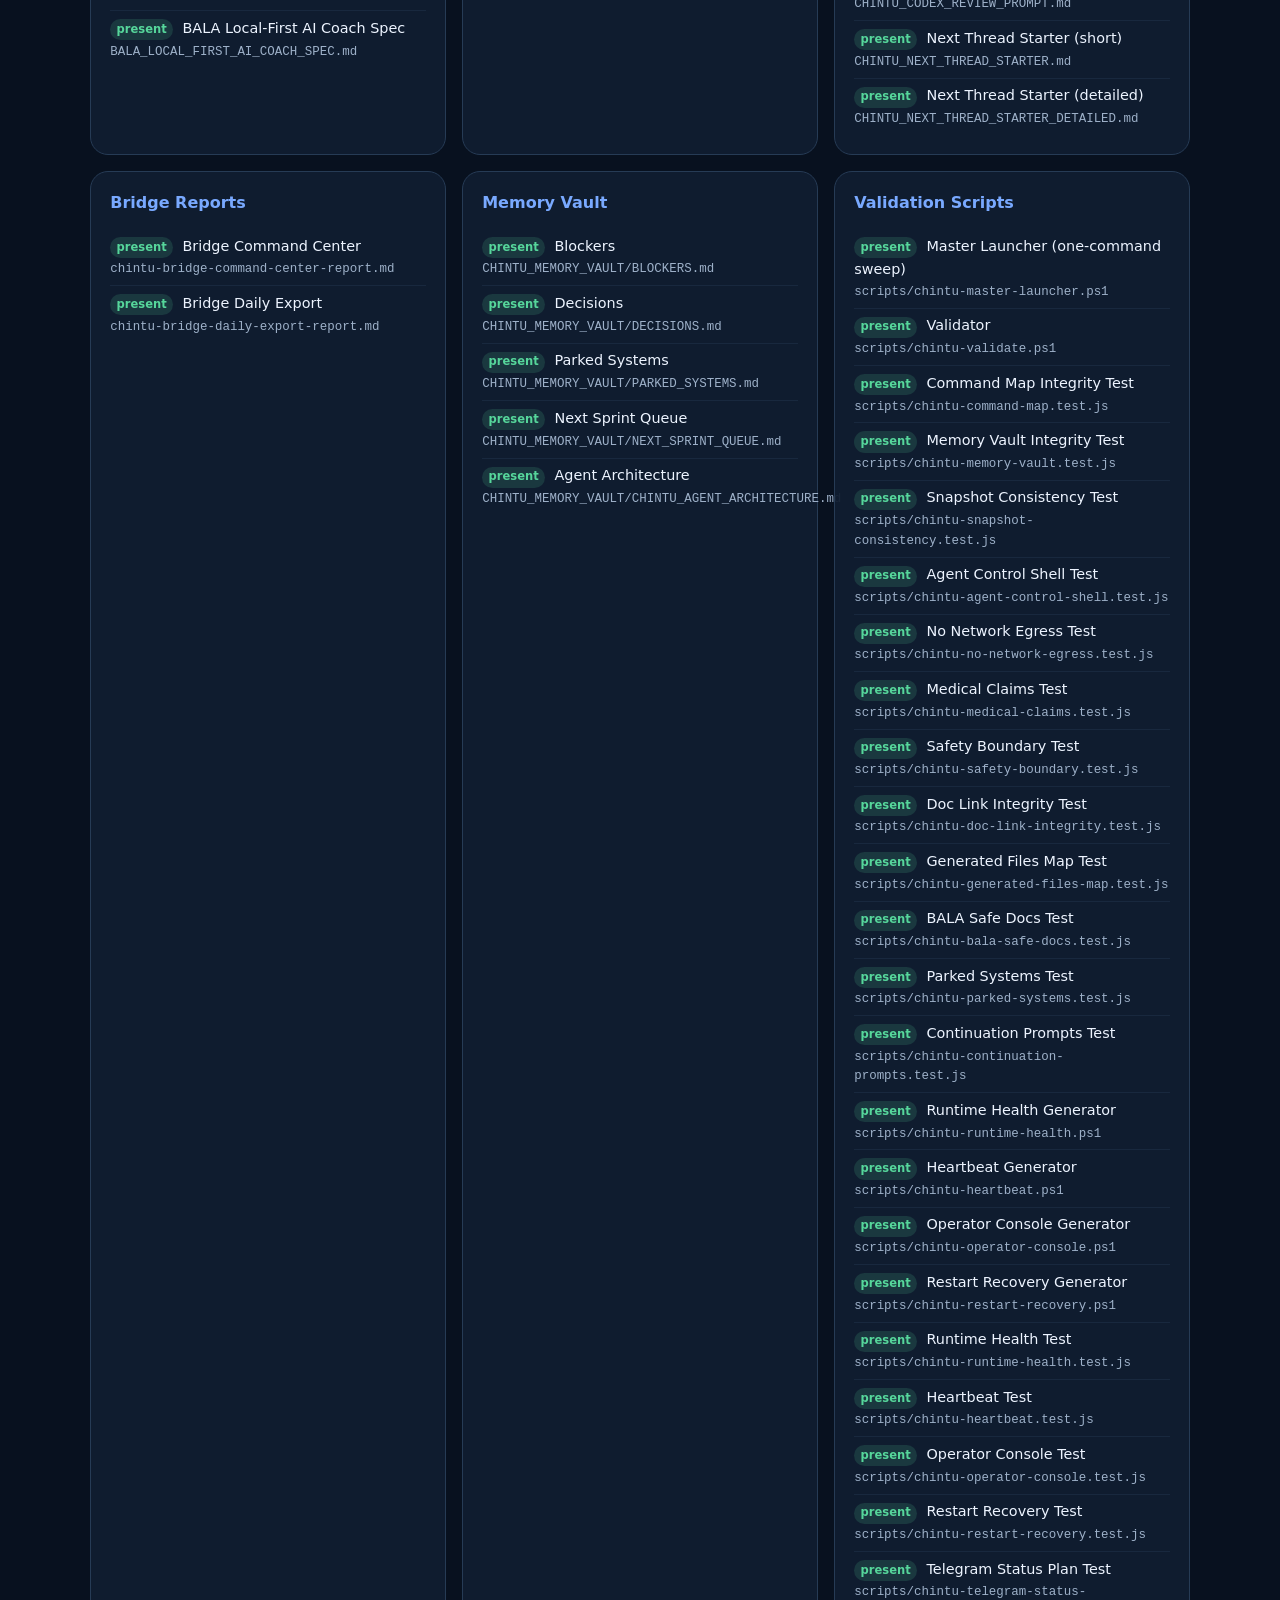
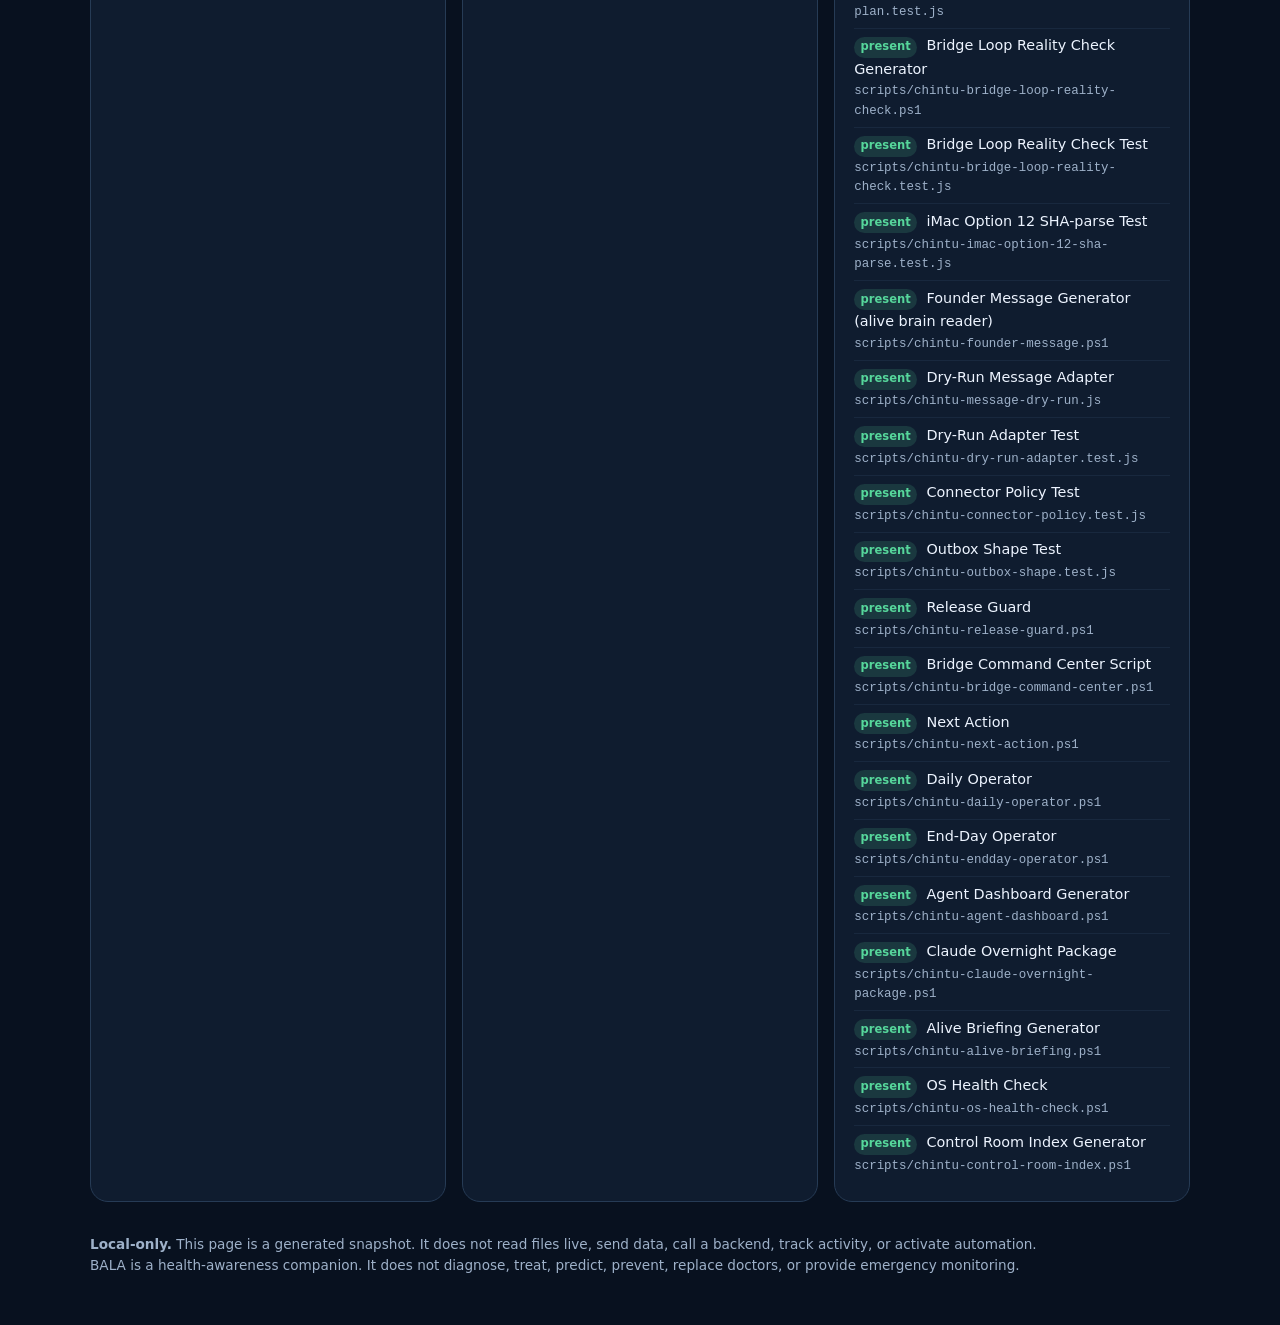
<file: CHINTU_CONTROL_ROOM_INDEX.html>
﻿<!doctype html>
<html lang="en">
<head>
  <meta charset="utf-8">
  <meta name="viewport" content="width=device-width, initial-scale=1">
  <meta name="robots" content="noindex,nofollow">
  <title>Chintu Control Room Index</title>
  <style>
    :root { color-scheme: dark; --bg:#08111f; --panel:#101d30; --line:#263b55; --text:#edf4ff; --muted:#9eb1c9; --safe:#56d69b; --park:#f1bf65; --accent:#79a9ff; --red:#f47171; }
    * { box-sizing: border-box; margin: 0; }
    body { font-family:Inter,ui-sans-serif,system-ui,-apple-system,"Segoe UI",sans-serif; background:radial-gradient(circle at top right,#18335c 0,#08111f 38rem); color:var(--text); line-height:1.55; }
    header, main, footer { width:min(1100px,calc(100% - 2rem)); margin-inline:auto; }
    header { padding:3rem 0 1.5rem; }
    h1 { font-size:clamp(2rem,5vw,3.5rem); letter-spacing:-.04em; }
    .eyebrow { color:var(--muted); margin-bottom:.5rem; font-size:.85rem; letter-spacing:.08em; text-transform:uppercase; }
    .meta { color:var(--muted); margin-top:.5rem; }
    main { display:grid; grid-template-columns:repeat(auto-fill,minmax(340px,1fr)); gap:1rem; padding-bottom:2rem; }
    .card { background:rgba(16,29,48,.94); border:1px solid var(--line); border-radius:18px; padding:1.2rem; }
    .card h2 { font-size:1rem; margin-bottom:.8rem; color:var(--accent); }
    ul { list-style:none; padding:0; }
    li { padding:.35rem 0; border-bottom:1px solid rgba(38,59,85,.4); font-size:.9rem; }
    li:last-child { border-bottom:none; }
    code { color:var(--muted); font-size:.78rem; display:block; margin-top:.15rem; }
    a { color:var(--accent); text-decoration:none; }
    a:hover { text-decoration:underline; }
    .file-status { display:inline-block; font-size:.72rem; font-weight:700; padding:.1rem .4rem; border-radius:999px; margin-right:.3rem; }
    .present .file-status { background:rgba(86,214,155,.15); color:var(--safe); }
    .missing .file-status { background:rgba(244,113,113,.15); color:var(--red); }
    footer { padding:0 0 3rem; color:var(--muted); font-size:.85rem; }
    @media (max-width:700px) { main { grid-template-columns:1fr; } }
    @media print { body { background:#fff; color:#111; } .card { box-shadow:none; background:#fff; border-color:#bbb; } }
  </style>
</head>
<body>
  <header>
    <p class="eyebrow">CHINTU OS / LOCAL CONTROL ROOM</p>
    <h1>Control Room Index</h1>
    <p>Every Chintu OS report, dashboard, doc, and script in one place. Open locally. Nothing phones home.</p>
    <p class="meta">Generated 2026-06-18 15:36 -04:00 | Branch: main | Latest: 02c8b82 docs: plan Chintu free connector power layer</p>
    <p class="meta"><strong>Static snapshot.</strong> Re-run <code>scripts/chintu-control-room-index.ps1</code> to refresh.</p>
  </header>
  <main>
    <section class="card">
      <h2>Open First Hub</h2>
      <ul>
        <li class="present"><span class="file-status">present</span> Open First (single-page orientation) <code>CHINTU_OPEN_FIRST.md</code></li>
        <li class="present"><span class="file-status">present</span> Tomorrow Morning Brief <code>CHINTU_TOMORROW_MORNING_BRIEF.md</code></li>
        <li class="present"><span class="file-status">present</span> Start Here (longer reference) <code>CHINTU_START_HERE.md</code></li>
        <li class="present"><span class="file-status">present</span> When Stuck (troubleshooting) <code>CHINTU_WHEN_STUCK.md</code></li>
        <li class="present"><span class="file-status">present</span> Push Review Checklist (founder pre-push) <code>CHINTU_PUSH_REVIEW_CHECKLIST.md</code></li>
      </ul>
    </section>
    <section class="card">
      <h2>Safety + Hygiene</h2>
      <ul>
        <li class="present"><span class="file-status">present</span> Safety Invariants (canonical) <code>CHINTU_SAFETY_INVARIANTS.md</code></li>
        <li class="present"><span class="file-status">present</span> Operator FAQ <code>CHINTU_OPERATOR_FAQ.md</code></li>
        <li class="present"><span class="file-status">present</span> Artifact Policy <code>CHINTU_ARTIFACT_POLICY.md</code></li>
        <li class="present"><span class="file-status">present</span> Generated Files Map <code>CHINTU_GENERATED_FILES_MAP.md</code></li>
        <li class="present"><span class="file-status">present</span> Repo Hygiene Report <code>CHINTU_REPO_HYGIENE_REPORT.md</code></li>
        <li class="present"><span class="file-status">present</span> Repo Audit Report (polish pass) <code>CHINTU_REPO_AUDIT_REPORT.md</code></li>
        <li class="present"><span class="file-status">present</span> Control Room Troubleshooting <code>CHINTU_CONTROL_ROOM_TROUBLESHOOTING.md</code></li>
      </ul>
    </section>
    <section class="card">
      <h2>Runtime + Restart Recovery</h2>
      <ul>
        <li class="present"><span class="file-status">present</span> Runtime Health (GREEN/YELLOW/RED) <code>CHINTU_RUNTIME_HEALTH.md</code></li>
        <li class="present"><span class="file-status">present</span> Heartbeat (local proof Chintu ran) <code>CHINTU_HEARTBEAT.md</code></li>
        <li class="present"><span class="file-status">present</span> Latest heartbeat JSON mirror (DRY RUN ONLY) <code>CHINTU_OUTBOX/latest_heartbeat.json</code></li>
        <li class="present"><span class="file-status">present</span> Latest operator console JSON mirror (DRY RUN ONLY) <code>CHINTU_OUTBOX/latest_operator_console.json</code></li>
        <li class="present"><span class="file-status">present</span> Restart Recovery summary <code>CHINTU_RESTART_RECOVERY.md</code></li>
        <li class="present"><span class="file-status">present</span> Runtime Playbook <code>CHINTU_RUNTIME_PLAYBOOK.md</code></li>
        <li class="present"><span class="file-status">present</span> Telegram Status Plan (parked) <code>CHINTU_TELEGRAM_STATUS_PLAN.md</code></li>
        <li class="present"><span class="file-status">present</span> Alive Next-Level Plan <code>CHINTU_ALIVE_NEXT_LEVEL_PLAN.md</code></li>
      </ul>
    </section>
    <section class="card">
      <h2>Chintu Planner</h2>
      <ul>
        <li class="present"><span class="file-status">present</span> Action Queue (top 5 next actions) <code>CHINTU_ACTION_QUEUE.md</code></li>
        <li class="present"><span class="file-status">present</span> Tracked Action Queue Snapshot (stable reference) <code>CHINTU_ACTION_QUEUE_TRACKED.md</code></li>
        <li class="present"><span class="file-status">present</span> Approval Center (one card per needs-approval action) <code>CHINTU_APPROVAL_CENTER.md</code></li>
        <li class="present"><span class="file-status">present</span> Approval Audit (tracked founder approval log) <code>CHINTU_APPROVAL_AUDIT.md</code></li>
        <li class="present"><span class="file-status">present</span> Next Operator Prompt (copy-paste-ready) <code>CHINTU_NEXT_OPERATOR_PROMPT.md</code></li>
        <li class="present"><span class="file-status">present</span> Latest Action Plan JSON mirror (DRY RUN ONLY) <code>CHINTU_OUTBOX/latest_action_plan.json</code></li>
        <li class="present"><span class="file-status">present</span> Action Planner Generator <code>scripts/chintu-action-planner.ps1</code></li>
        <li class="present"><span class="file-status">present</span> Action Planner Test <code>scripts/chintu-action-planner.test.js</code></li>
        <li class="present"><span class="file-status">present</span> Action Planner Fixtures Test <code>scripts/chintu-action-planner-fixtures.test.js</code></li>
        <li class="present"><span class="file-status">present</span> Approval Audit Helper <code>scripts/chintu-approval-audit.ps1</code></li>
        <li class="present"><span class="file-status">present</span> Approval Audit Test <code>scripts/chintu-approval-audit.test.js</code></li>
      </ul>
    </section>
    <section class="card">
      <h2>Chintu Alive Outbox + Connectors</h2>
      <ul>
        <li class="present"><span class="file-status">present</span> Daily Brief (generated) <code>CHINTU_DAILY_BRIEF.md</code></li>
        <li class="present"><span class="file-status">present</span> Outbox README <code>CHINTU_OUTBOX/README.md</code></li>
        <li class="present"><span class="file-status">present</span> Latest founder message (generated, never sent) <code>CHINTU_OUTBOX/latest_founder_message.md</code></li>
        <li class="present"><span class="file-status">present</span> Founder message history (append-only) <code>CHINTU_OUTBOX/founder_message_history.md</code></li>
        <li class="present"><span class="file-status">present</span> Dry-run payloads README <code>CHINTU_OUTBOX/dry_run_payloads/README.md</code></li>
        <li class="present"><span class="file-status">present</span> Connector Registry <code>CHINTU_CONNECTORS.md</code></li>
        <li class="present"><span class="file-status">present</span> Connector Policy <code>CHINTU_CONNECTOR_POLICY.md</code></li>
        <li class="present"><span class="file-status">present</span> Connectors Config (example, no secrets) <code>CHINTU_CONNECTORS_CONFIG.example.json</code></li>
      </ul>
    </section>
    <section class="card">
      <h2>BALA Product Intelligence</h2>
      <ul>
        <li class="present"><span class="file-status">present</span> BALA Product Polish Queue <code>BALA_PRODUCT_POLISH_QUEUE.md</code></li>
        <li class="present"><span class="file-status">present</span> BALA Safe Copy Review <code>BALA_SAFE_COPY_REVIEW.md</code></li>
      </ul>
    </section>
    <section class="card">
      <h2>Bridge Loop (iMac Option 12)</h2>
      <ul>
        <li class="present"><span class="file-status">present</span> Bridge Loop Reality Check (GREEN/YELLOW/RED) <code>CHINTU_BRIDGE_LOOP_REALITY_CHECK.md</code></li>
        <li class="present"><span class="file-status">present</span> iMac Option 12 Install Now (founder guide) <code>CHINTU_IMAC_OPTION_12_INSTALL_NOW.md</code></li>
        <li class="present"><span class="file-status">present</span> Bridge Loop Test Log (founder fill template) <code>CHINTU_BRIDGE_LOOP_TEST_LOG.md</code></li>
        <li class="present"><span class="file-status">present</span> Bridge Contract <code>CHINTU_BRIDGE_CONTRACT.md</code></li>
        <li class="present"><span class="file-status">present</span> Bridge Rollback <code>CHINTU_BRIDGE_ROLLBACK.md</code></li>
        <li class="present"><span class="file-status">present</span> iMac Bridge Troubleshooting <code>CHINTU_IMAC_BRIDGE_TROUBLESHOOTING.md</code></li>
        <li class="present"><span class="file-status">present</span> Option 12 Package README <code>CHINTU_IMAC_PACKAGES/OPTION_12_PULL_SHARED/README.md</code></li>
      </ul>
    </section>
    <section class="card">
      <h2>Dashboards</h2>
      <ul>
        <li class="present"><span class="file-status">present</span> <a href="CHINTU_AGENT_DASHBOARD.html">Agent Control Shell Dashboard</a> <code>CHINTU_AGENT_DASHBOARD.html</code></li>
        <li class="present"><span class="file-status">present</span> <a href="CHINTU_OPERATOR_CONSOLE.html">Operator Console</a> <code>CHINTU_OPERATOR_CONSOLE.html</code></li>
        <li class="present"><span class="file-status">present</span> <a href="CHINTU_CONTROL_ROOM_INDEX.html">Control Room Index (this page)</a> <code>CHINTU_CONTROL_ROOM_INDEX.html</code></li>
      </ul>
    </section>
    <section class="card">
      <h2>Founder Command Map</h2>
      <ul>
        <li class="present"><span class="file-status">present</span> Founder Command Map <code>CHINTU_FOUNDER_COMMAND_MAP.md</code></li>
        <li class="present"><span class="file-status">present</span> Master Launcher Script <code>scripts/chintu-master-launcher.ps1</code></li>
      </ul>
    </section>
    <section class="card">
      <h2>Operator Reports</h2>
      <ul>
        <li class="present"><span class="file-status">present</span> Operator Status <code>CHINTU_OPERATOR_STATUS.md</code></li>
        <li class="present"><span class="file-status">present</span> Alive Briefing <code>CHINTU_ALIVE_BRIEFING.md</code></li>
        <li class="present"><span class="file-status">present</span> OS Health Check <code>CHINTU_OS_HEALTH_CHECK.md</code></li>
        <li class="present"><span class="file-status">present</span> Tomorrow Start <code>CHINTU_TOMORROW_START.md</code></li>
        <li class="present"><span class="file-status">present</span> Handoff <code>CHINTU_HANDOFF.md</code></li>
      </ul>
    </section>
    <section class="card">
      <h2>Architecture Docs</h2>
      <ul>
        <li class="present"><span class="file-status">present</span> Agent Control Shell <code>CHINTU_AGENT_CONTROL_SHELL.md</code></li>
        <li class="present"><span class="file-status">present</span> Stage 11 Queue <code>CHINTU_STAGE_11_QUEUE.md</code></li>
        <li class="present"><span class="file-status">present</span> Free Power Lanes <code>CHINTU_FREE_POWER_LANES.md</code></li>
        <li class="present"><span class="file-status">present</span> Free Power Lanes Expanded <code>CHINTU_FREE_POWER_LANES_EXPANDED.md</code></li>
        <li class="present"><span class="file-status">present</span> Intelligence Layers <code>CHINTU_INTELLIGENCE_LAYERS.md</code></li>
        <li class="present"><span class="file-status">present</span> Bridge Contract <code>CHINTU_BRIDGE_CONTRACT.md</code></li>
        <li class="present"><span class="file-status">present</span> Multi-Brain Review Protocol <code>CHINTU_MULTI_BRAIN_REVIEW_PROTOCOL.md</code></li>
      </ul>
    </section>
    <section class="card">
      <h2>BALA Planning</h2>
      <ul>
        <li class="present"><span class="file-status">present</span> BALA Safe Touchpoints <code>BALA_SAFE_TOUCHPOINTS.md</code></li>
        <li class="present"><span class="file-status">present</span> BALA Next Safe Sprint Plan <code>BALA_NEXT_SAFE_SPRINT_PLAN.md</code></li>
        <li class="present"><span class="file-status">present</span> BALA Product Research <code>docs/BALA_PRODUCT_RESEARCH.md</code></li>
        <li class="present"><span class="file-status">present</span> BALA Security Rules <code>docs/BALA_SECURITY_RULES.md</code></li>
        <li class="present"><span class="file-status">present</span> BALA Medical Safety Rules <code>CHINTU_MEMORY_VAULT/BALA_MEDICAL_SAFETY_RULES.md</code></li>
        <li class="present"><span class="file-status">present</span> BALA Product State <code>CHINTU_MEMORY_VAULT/BALA_PRODUCT_STATE.md</code></li>
      </ul>
    </section>
    <section class="card">
      <h2>BALA Planning Specs (parked, founder-gated)</h2>
      <ul>
        <li class="present"><span class="file-status">present</span> BALA Voice Coach Safe Spec <code>BALA_VOICE_COACH_SAFE_SPEC.md</code></li>
        <li class="present"><span class="file-status">present</span> BALA Tester Feedback Plan <code>BALA_TESTER_FEEDBACK_PLAN.md</code></li>
        <li class="present"><span class="file-status">present</span> BALA Privacy + Trust Polish Plan <code>BALA_PRIVACY_TRUST_POLISH_PLAN.md</code></li>
        <li class="present"><span class="file-status">present</span> BALA Doctor Summary Polish Spec <code>BALA_DOCTOR_SUMMARY_POLISH_SPEC.md</code></li>
        <li class="present"><span class="file-status">present</span> BALA Local-First AI Coach Spec <code>BALA_LOCAL_FIRST_AI_COACH_SPEC.md</code></li>
      </ul>
    </section>
    <section class="card">
      <h2>Parked Research</h2>
      <ul>
        <li class="present"><span class="file-status">present</span> Future Agent Architecture <code>CHINTU_FUTURE_AGENT_ARCHITECTURE.md</code></li>
        <li class="present"><span class="file-status">present</span> Local LLM Research (parked) <code>CHINTU_LOCAL_LLM_RESEARCH_PARKED.md</code></li>
        <li class="present"><span class="file-status">present</span> Voice Layer Research (parked) <code>CHINTU_VOICE_LAYER_RESEARCH_PARKED.md</code></li>
        <li class="present"><span class="file-status">present</span> Phone Layer Research (parked) <code>CHINTU_PHONE_LAYER_RESEARCH_PARKED.md</code></li>
      </ul>
    </section>
    <section class="card">
      <h2>Claude / Codex Builder Lanes</h2>
      <ul>
        <li class="present"><span class="file-status">present</span> Claude Overnight Prompt <code>CHINTU_CLAUDE_OVERNIGHT_PROMPT.md</code></li>
        <li class="present"><span class="file-status">present</span> Claude Builder Report <code>CHINTU_CLAUDE_BUILDER_REPORT.md</code></li>
        <li class="present"><span class="file-status">present</span> Claude Survival Handoff <code>CHINTU_CLAUDE_SURVIVAL_HANDOFF.md</code></li>
        <li class="present"><span class="file-status">present</span> Claude Continuation Prompt <code>CHINTU_CLAUDE_CONTINUATION_PROMPT.md</code></li>
        <li class="present"><span class="file-status">present</span> Codex Review Prompt (read-only) <code>CHINTU_CODEX_REVIEW_PROMPT.md</code></li>
        <li class="present"><span class="file-status">present</span> Next Thread Starter (short) <code>CHINTU_NEXT_THREAD_STARTER.md</code></li>
        <li class="present"><span class="file-status">present</span> Next Thread Starter (detailed) <code>CHINTU_NEXT_THREAD_STARTER_DETAILED.md</code></li>
      </ul>
    </section>
    <section class="card">
      <h2>Bridge Reports</h2>
      <ul>
        <li class="present"><span class="file-status">present</span> Bridge Command Center <code>chintu-bridge-command-center-report.md</code></li>
        <li class="present"><span class="file-status">present</span> Bridge Daily Export <code>chintu-bridge-daily-export-report.md</code></li>
      </ul>
    </section>
    <section class="card">
      <h2>Memory Vault</h2>
      <ul>
        <li class="present"><span class="file-status">present</span> Blockers <code>CHINTU_MEMORY_VAULT/BLOCKERS.md</code></li>
        <li class="present"><span class="file-status">present</span> Decisions <code>CHINTU_MEMORY_VAULT/DECISIONS.md</code></li>
        <li class="present"><span class="file-status">present</span> Parked Systems <code>CHINTU_MEMORY_VAULT/PARKED_SYSTEMS.md</code></li>
        <li class="present"><span class="file-status">present</span> Next Sprint Queue <code>CHINTU_MEMORY_VAULT/NEXT_SPRINT_QUEUE.md</code></li>
        <li class="present"><span class="file-status">present</span> Agent Architecture <code>CHINTU_MEMORY_VAULT/CHINTU_AGENT_ARCHITECTURE.md</code></li>
      </ul>
    </section>
    <section class="card">
      <h2>Validation Scripts</h2>
      <ul>
        <li class="present"><span class="file-status">present</span> Master Launcher (one-command sweep) <code>scripts/chintu-master-launcher.ps1</code></li>
        <li class="present"><span class="file-status">present</span> Validator <code>scripts/chintu-validate.ps1</code></li>
        <li class="present"><span class="file-status">present</span> Command Map Integrity Test <code>scripts/chintu-command-map.test.js</code></li>
        <li class="present"><span class="file-status">present</span> Memory Vault Integrity Test <code>scripts/chintu-memory-vault.test.js</code></li>
        <li class="present"><span class="file-status">present</span> Snapshot Consistency Test <code>scripts/chintu-snapshot-consistency.test.js</code></li>
        <li class="present"><span class="file-status">present</span> Agent Control Shell Test <code>scripts/chintu-agent-control-shell.test.js</code></li>
        <li class="present"><span class="file-status">present</span> No Network Egress Test <code>scripts/chintu-no-network-egress.test.js</code></li>
        <li class="present"><span class="file-status">present</span> Medical Claims Test <code>scripts/chintu-medical-claims.test.js</code></li>
        <li class="present"><span class="file-status">present</span> Safety Boundary Test <code>scripts/chintu-safety-boundary.test.js</code></li>
        <li class="present"><span class="file-status">present</span> Doc Link Integrity Test <code>scripts/chintu-doc-link-integrity.test.js</code></li>
        <li class="present"><span class="file-status">present</span> Generated Files Map Test <code>scripts/chintu-generated-files-map.test.js</code></li>
        <li class="present"><span class="file-status">present</span> BALA Safe Docs Test <code>scripts/chintu-bala-safe-docs.test.js</code></li>
        <li class="present"><span class="file-status">present</span> Parked Systems Test <code>scripts/chintu-parked-systems.test.js</code></li>
        <li class="present"><span class="file-status">present</span> Continuation Prompts Test <code>scripts/chintu-continuation-prompts.test.js</code></li>
        <li class="present"><span class="file-status">present</span> Runtime Health Generator <code>scripts/chintu-runtime-health.ps1</code></li>
        <li class="present"><span class="file-status">present</span> Heartbeat Generator <code>scripts/chintu-heartbeat.ps1</code></li>
        <li class="present"><span class="file-status">present</span> Operator Console Generator <code>scripts/chintu-operator-console.ps1</code></li>
        <li class="present"><span class="file-status">present</span> Restart Recovery Generator <code>scripts/chintu-restart-recovery.ps1</code></li>
        <li class="present"><span class="file-status">present</span> Runtime Health Test <code>scripts/chintu-runtime-health.test.js</code></li>
        <li class="present"><span class="file-status">present</span> Heartbeat Test <code>scripts/chintu-heartbeat.test.js</code></li>
        <li class="present"><span class="file-status">present</span> Operator Console Test <code>scripts/chintu-operator-console.test.js</code></li>
        <li class="present"><span class="file-status">present</span> Restart Recovery Test <code>scripts/chintu-restart-recovery.test.js</code></li>
        <li class="present"><span class="file-status">present</span> Telegram Status Plan Test <code>scripts/chintu-telegram-status-plan.test.js</code></li>
        <li class="present"><span class="file-status">present</span> Bridge Loop Reality Check Generator <code>scripts/chintu-bridge-loop-reality-check.ps1</code></li>
        <li class="present"><span class="file-status">present</span> Bridge Loop Reality Check Test <code>scripts/chintu-bridge-loop-reality-check.test.js</code></li>
        <li class="present"><span class="file-status">present</span> iMac Option 12 SHA-parse Test <code>scripts/chintu-imac-option-12-sha-parse.test.js</code></li>
        <li class="present"><span class="file-status">present</span> Founder Message Generator (alive brain reader) <code>scripts/chintu-founder-message.ps1</code></li>
        <li class="present"><span class="file-status">present</span> Dry-Run Message Adapter <code>scripts/chintu-message-dry-run.js</code></li>
        <li class="present"><span class="file-status">present</span> Dry-Run Adapter Test <code>scripts/chintu-dry-run-adapter.test.js</code></li>
        <li class="present"><span class="file-status">present</span> Connector Policy Test <code>scripts/chintu-connector-policy.test.js</code></li>
        <li class="present"><span class="file-status">present</span> Outbox Shape Test <code>scripts/chintu-outbox-shape.test.js</code></li>
        <li class="present"><span class="file-status">present</span> Release Guard <code>scripts/chintu-release-guard.ps1</code></li>
        <li class="present"><span class="file-status">present</span> Bridge Command Center Script <code>scripts/chintu-bridge-command-center.ps1</code></li>
        <li class="present"><span class="file-status">present</span> Next Action <code>scripts/chintu-next-action.ps1</code></li>
        <li class="present"><span class="file-status">present</span> Daily Operator <code>scripts/chintu-daily-operator.ps1</code></li>
        <li class="present"><span class="file-status">present</span> End-Day Operator <code>scripts/chintu-endday-operator.ps1</code></li>
        <li class="present"><span class="file-status">present</span> Agent Dashboard Generator <code>scripts/chintu-agent-dashboard.ps1</code></li>
        <li class="present"><span class="file-status">present</span> Claude Overnight Package <code>scripts/chintu-claude-overnight-package.ps1</code></li>
        <li class="present"><span class="file-status">present</span> Alive Briefing Generator <code>scripts/chintu-alive-briefing.ps1</code></li>
        <li class="present"><span class="file-status">present</span> OS Health Check <code>scripts/chintu-os-health-check.ps1</code></li>
        <li class="present"><span class="file-status">present</span> Control Room Index Generator <code>scripts/chintu-control-room-index.ps1</code></li>
      </ul>
    </section>
  </main>
  <footer>
    <p><strong>Local-only.</strong> This page is a generated snapshot. It does not read files live, send data, call a backend, track activity, or activate automation.</p>
    <p>BALA is a health-awareness companion. It does not diagnose, treat, predict, prevent, replace doctors, or provide emergency monitoring.</p>
  </footer>
</body>
</html>
</file>
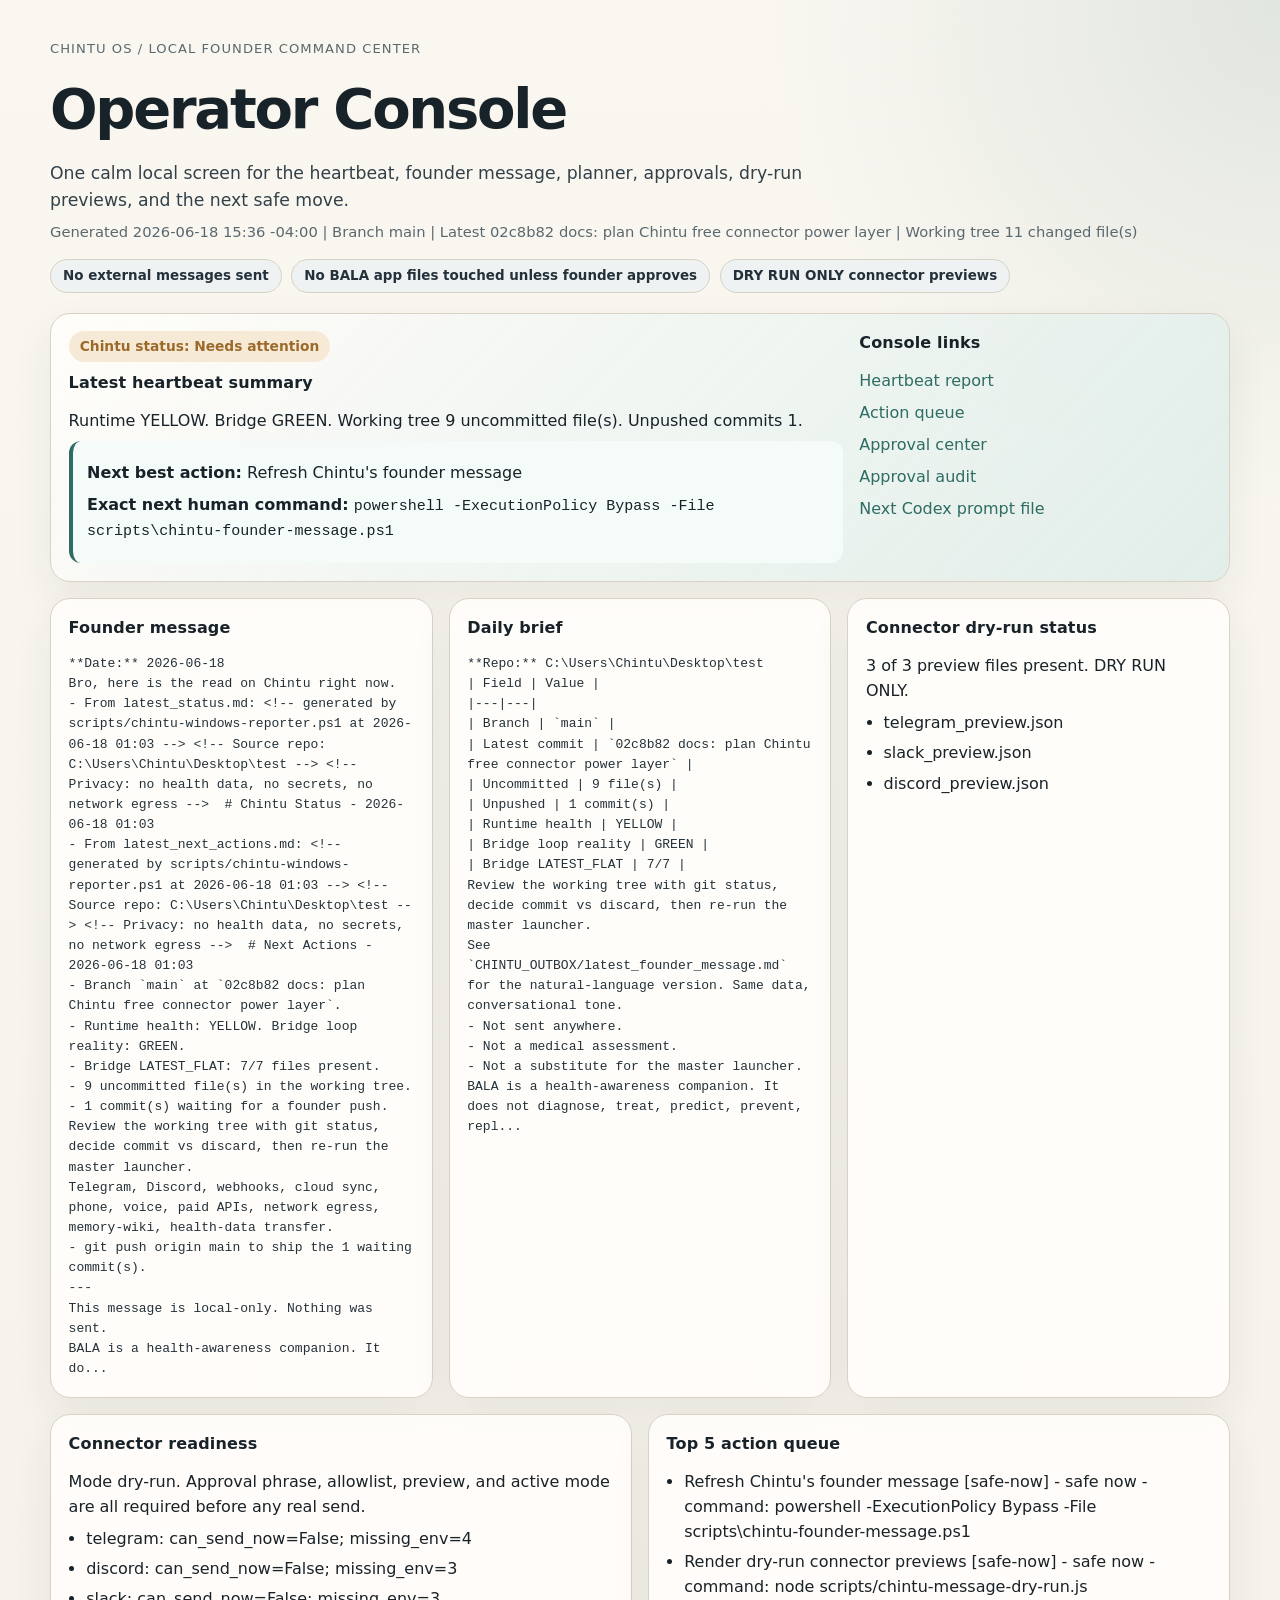
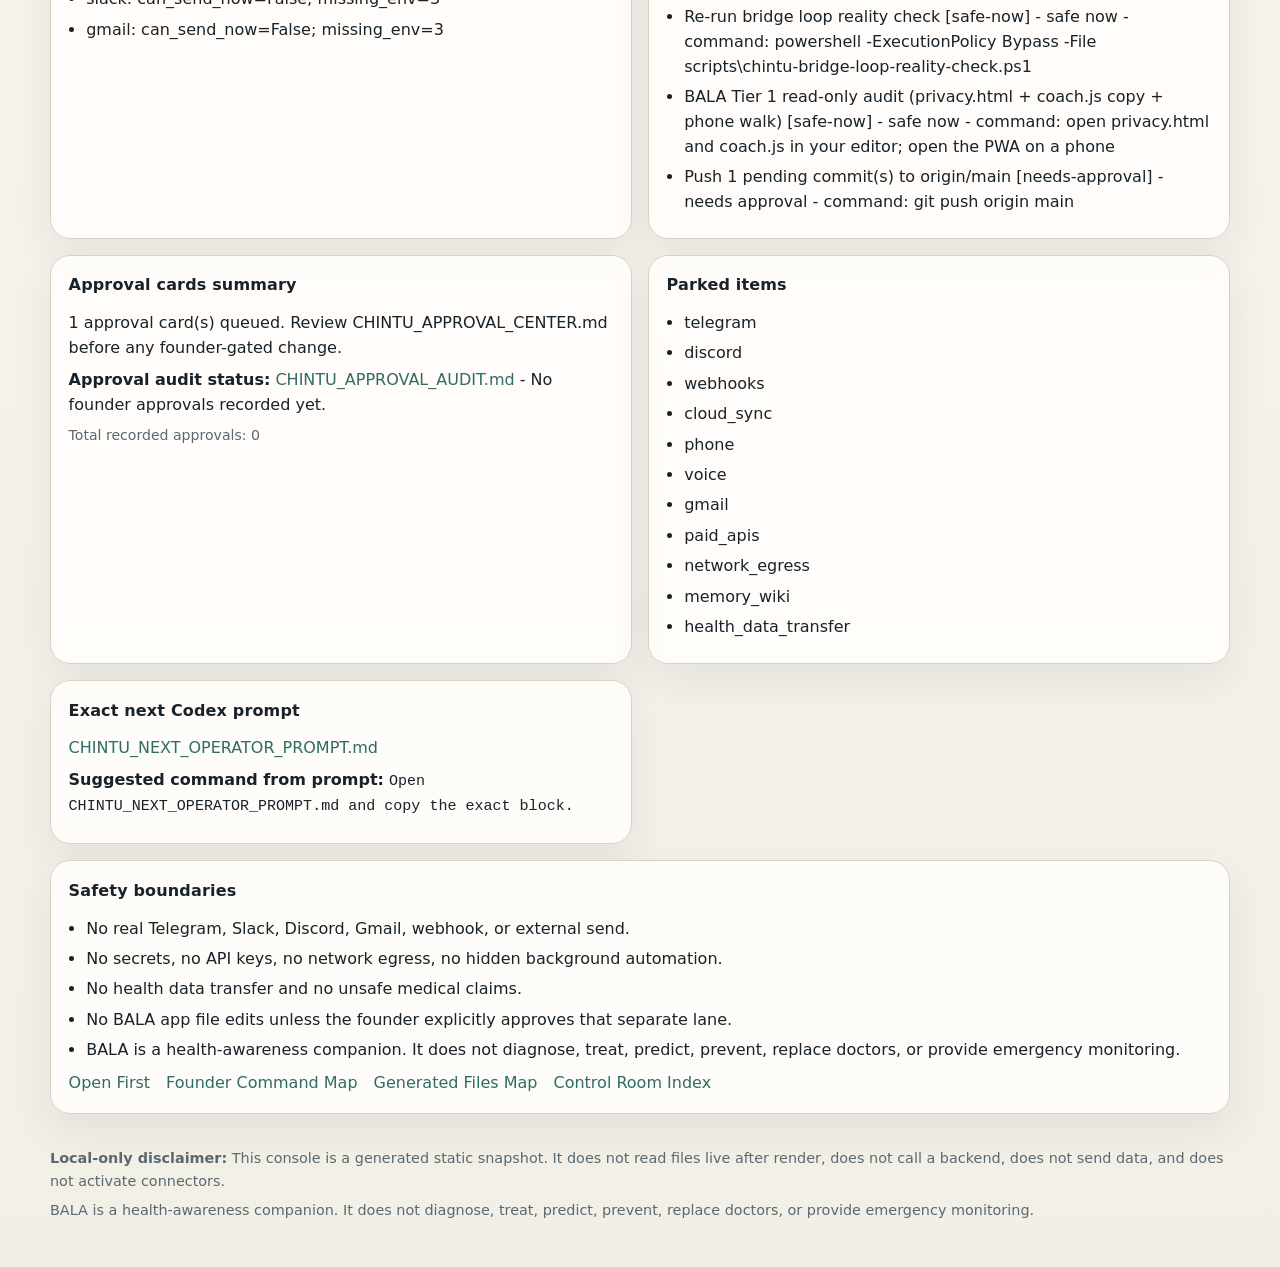
<file: CHINTU_OPERATOR_CONSOLE.html>
<!doctype html>
<html lang="en">
<head>
  <meta charset="utf-8">
  <meta name="viewport" content="width=device-width, initial-scale=1">
  <meta name="robots" content="noindex,nofollow">
  <title>Chintu Operator Console</title>
  <style>
    :root {
      color-scheme: light;
      --bg:#f2efe7;
      --ink:#182229;
      --muted:#5a686f;
      --panel:#fffdfa;
      --line:#d9d2c3;
      --accent:#2f6c63;
      --accent-soft:#dcece8;
      --warn:#9b6a2b;
      --warn-soft:#f6ead7;
      --danger:#8f3a32;
      --danger-soft:#f4dfdb;
      --safe:#1d6a52;
      --safe-soft:#d9eee7;
      --badge:#24313a;
    }
    * { box-sizing:border-box; }
    body {
      margin:0;
      font-family:"Segoe UI",system-ui,-apple-system,BlinkMacSystemFont,sans-serif;
      color:var(--ink);
      background:
        radial-gradient(circle at top right, rgba(47,108,99,0.12), transparent 32rem),
        linear-gradient(180deg, #faf7f1 0%, var(--bg) 100%);
      line-height:1.55;
    }
    header, main, footer {
      width:min(1180px, calc(100% - 1.4rem));
      margin-inline:auto;
    }
    header { padding:2rem 0 1.2rem; }
    h1 {
      margin:0;
      font-size:clamp(2rem, 4.6vw, 3.5rem);
      letter-spacing:-0.04em;
    }
    h2 {
      margin:0 0 .8rem;
      font-size:1rem;
      letter-spacing:.01em;
    }
    p { margin:.45rem 0; }
    a { color:var(--accent); text-decoration:none; }
    a:hover { text-decoration:underline; }
    code {
      font-family:ui-monospace,SFMono-Regular,Consolas,monospace;
      font-size:.94em;
      overflow-wrap:anywhere;
    }
    pre {
      margin:0;
      white-space:pre-wrap;
      overflow-wrap:anywhere;
      font:13px/1.55 ui-monospace,SFMono-Regular,Consolas,monospace;
      color:#24313a;
    }
    .eyebrow {
      color:var(--muted);
      text-transform:uppercase;
      letter-spacing:.08em;
      font-size:.82rem;
      margin-bottom:.4rem;
    }
    .summary {
      max-width:760px;
      font-size:1.08rem;
      color:#324149;
    }
    .meta {
      color:var(--muted);
      font-size:.92rem;
    }
    .badge-row {
      display:flex;
      gap:.6rem;
      flex-wrap:wrap;
      margin-top:1rem;
    }
    .badge {
      display:inline-flex;
      align-items:center;
      gap:.35rem;
      border-radius:999px;
      padding:.35rem .75rem;
      background:#eef2f3;
      border:1px solid var(--line);
      color:var(--badge);
      font-weight:600;
      font-size:.84rem;
    }
    .layout {
      display:grid;
      grid-template-columns:repeat(12, 1fr);
      gap:1rem;
      padding-bottom:1.6rem;
    }
    .card {
      grid-column:span 6;
      background:rgba(255,253,250,0.96);
      border:1px solid var(--line);
      border-radius:20px;
      padding:1.1rem;
      box-shadow:0 16px 40px rgba(28,39,46,0.07);
      min-width:0;
    }
    .wide { grid-column:1 / -1; }
    .third { grid-column:span 4; }
    .hero {
      grid-column:1 / -1;
      display:grid;
      grid-template-columns:2.2fr 1fr;
      gap:1rem;
      background:linear-gradient(135deg, rgba(255,253,250,0.96), rgba(220,236,232,0.8));
    }
    .status-pill {
      display:inline-block;
      padding:.28rem .7rem;
      border-radius:999px;
      font-weight:700;
      font-size:.86rem;
      margin-bottom:.6rem;
    }
    .status-pill.awake { color:var(--safe); background:var(--safe-soft); }
    .status-pill.attention { color:var(--warn); background:var(--warn-soft); }
    .status-pill.blocked { color:var(--danger); background:var(--danger-soft); }
    ul { margin:.4rem 0 0; padding-left:1.1rem; }
    li { margin:.35rem 0; }
    .mini {
      color:var(--muted);
      font-size:.88rem;
    }
    .link-list {
      display:flex;
      flex-wrap:wrap;
      gap:.65rem 1rem;
      margin-top:.5rem;
    }
    .callout {
      border-left:4px solid var(--accent);
      background:#f5fbf9;
      padding:.8rem .9rem;
      border-radius:12px;
    }
    footer {
      padding:0 0 2.5rem;
      color:var(--muted);
      font-size:.9rem;
    }
    @media (max-width: 900px) {
      .card, .third, .hero { grid-column:1 / -1; }
      .hero { grid-template-columns:1fr; }
    }
    @media print {
      body { background:#fff; }
      .card { box-shadow:none; }
    }
  </style>
</head>
<body>
  <header>
    <p class="eyebrow">CHINTU OS / LOCAL FOUNDER COMMAND CENTER</p>
    <h1>Operator Console</h1>
    <p class="summary">One calm local screen for the heartbeat, founder message, planner, approvals, dry-run previews, and the next safe move.</p>
    <p class="meta">Generated 2026-06-18 15:36 -04:00 | Branch main | Latest 02c8b82 docs: plan Chintu free connector power layer | Working tree 11 changed file(s)</p>
    <div class="badge-row">
      <span class="badge">No external messages sent</span>
      <span class="badge">No BALA app files touched unless founder approves</span>
      <span class="badge">DRY RUN ONLY connector previews</span>
    </div>
  </header>
  <main class="layout">
    <section class="card hero">
      <div>
        <div class="status-pill attention">Chintu status: Needs attention</div>
        <h2>Latest heartbeat summary</h2>
        <p>Runtime YELLOW. Bridge GREEN. Working tree 9 uncommitted file(s). Unpushed commits 1.</p>
        <div class="callout">
          <p><strong>Next best action:</strong> Refresh Chintu&apos;s founder message</p>
          <p><strong>Exact next human command:</strong> <code>powershell -ExecutionPolicy Bypass -File scripts\chintu-founder-message.ps1</code></p>
        </div>
      </div>
      <div>
        <h2>Console links</h2>
        <p><a href="CHINTU_HEARTBEAT.md">Heartbeat report</a></p>
        <p><a href="CHINTU_ACTION_QUEUE.md">Action queue</a></p>
        <p><a href="CHINTU_APPROVAL_CENTER.md">Approval center</a></p>
        <p><a href="CHINTU_APPROVAL_AUDIT.md">Approval audit</a></p>
        <p><a href="CHINTU_NEXT_OPERATOR_PROMPT.md">Next Codex prompt file</a></p>
      </div>
    </section>
    <section class="card third">
      <h2>Founder message</h2>
      <pre>**Date:** 2026-06-18
Bro, here is the read on Chintu right now.
- From latest_status.md: &lt;!-- generated by scripts/chintu-windows-reporter.ps1 at 2026-06-18 01:03 --&gt; &lt;!-- Source repo: C:\Users\Chintu\Desktop\test --&gt; &lt;!-- Privacy: no health data, no secrets, no network egress --&gt;  # Chintu Status - 2026-06-18 01:03
- From latest_next_actions.md: &lt;!-- generated by scripts/chintu-windows-reporter.ps1 at 2026-06-18 01:03 --&gt; &lt;!-- Source repo: C:\Users\Chintu\Desktop\test --&gt; &lt;!-- Privacy: no health data, no secrets, no network egress --&gt;  # Next Actions - 2026-06-18 01:03
- Branch `main` at `02c8b82 docs: plan Chintu free connector power layer`.
- Runtime health: YELLOW. Bridge loop reality: GREEN.
- Bridge LATEST_FLAT: 7/7 files present.
- 9 uncommitted file(s) in the working tree.
- 1 commit(s) waiting for a founder push.
Review the working tree with git status, decide commit vs discard, then re-run the master launcher.
Telegram, Discord, webhooks, cloud sync, phone, voice, paid APIs, network egress, memory-wiki, health-data transfer.
- git push origin main to ship the 1 waiting commit(s).
---
This message is local-only. Nothing was sent.
BALA is a health-awareness companion. It do...</pre>
    </section>
    <section class="card third">
      <h2>Daily brief</h2>
      <pre>**Repo:** C:\Users\Chintu\Desktop\test
| Field | Value |
|---|---|
| Branch | `main` |
| Latest commit | `02c8b82 docs: plan Chintu free connector power layer` |
| Uncommitted | 9 file(s) |
| Unpushed | 1 commit(s) |
| Runtime health | YELLOW |
| Bridge loop reality | GREEN |
| Bridge LATEST_FLAT | 7/7 |
Review the working tree with git status, decide commit vs discard, then re-run the master launcher.
See `CHINTU_OUTBOX/latest_founder_message.md` for the natural-language version. Same data, conversational tone.
- Not sent anywhere.
- Not a medical assessment.
- Not a substitute for the master launcher.
BALA is a health-awareness companion. It does not diagnose, treat, predict, prevent, repl...</pre>
    </section>
    <section class="card third">
      <h2>Connector dry-run status</h2>
      <p>3 of 3 preview files present. DRY RUN ONLY.</p>
      <ul>
<li>telegram_preview.json</li>
<li>slack_preview.json</li>
<li>discord_preview.json</li>
      </ul>
    </section>
    <section class="card">
      <h2>Connector readiness</h2>
      <p>Mode dry-run. Approval phrase, allowlist, preview, and active mode are all required before any real send.</p>
      <ul>
<li>telegram: can_send_now=False; missing_env=4</li>
<li>discord: can_send_now=False; missing_env=3</li>
<li>slack: can_send_now=False; missing_env=3</li>
<li>gmail: can_send_now=False; missing_env=3</li>
      </ul>
    </section>
    <section class="card">
      <h2>Top 5 action queue</h2>
      <ul>
<li>Refresh Chintu&apos;s founder message [safe-now] - safe now - command: powershell -ExecutionPolicy Bypass -File scripts\chintu-founder-message.ps1</li>
<li>Render dry-run connector previews [safe-now] - safe now - command: node scripts/chintu-message-dry-run.js</li>
<li>Re-run bridge loop reality check [safe-now] - safe now - command: powershell -ExecutionPolicy Bypass -File scripts\chintu-bridge-loop-reality-check.ps1</li>
<li>BALA Tier 1 read-only audit (privacy.html + coach.js copy + phone walk) [safe-now] - safe now - command: open privacy.html and coach.js in your editor; open the PWA on a phone</li>
<li>Push 1 pending commit(s) to origin/main [needs-approval] - needs approval - command: git push origin main</li>
      </ul>
    </section>
    <section class="card">
      <h2>Approval cards summary</h2>
      <p>1 approval card(s) queued. Review CHINTU_APPROVAL_CENTER.md before any founder-gated change.</p>
      <p><strong>Approval audit status:</strong> <a href="CHINTU_APPROVAL_AUDIT.md">CHINTU_APPROVAL_AUDIT.md</a> - No founder approvals recorded yet.</p>
      <p class="mini">Total recorded approvals: 0</p>
    </section>
    <section class="card">
      <h2>Parked items</h2>
      <ul>
<li>telegram</li>
<li>discord</li>
<li>webhooks</li>
<li>cloud_sync</li>
<li>phone</li>
<li>voice</li>
<li>gmail</li>
<li>paid_apis</li>
<li>network_egress</li>
<li>memory_wiki</li>
<li>health_data_transfer</li>
      </ul>
    </section>
    <section class="card">
      <h2>Exact next Codex prompt</h2>
      <p><a href="CHINTU_NEXT_OPERATOR_PROMPT.md">CHINTU_NEXT_OPERATOR_PROMPT.md</a></p>
      <p><strong>Suggested command from prompt:</strong> <code>Open CHINTU_NEXT_OPERATOR_PROMPT.md and copy the exact block.</code></p>
    </section>
    <section class="card wide">
      <h2>Safety boundaries</h2>
      <ul>
        <li>No real Telegram, Slack, Discord, Gmail, webhook, or external send.</li>
        <li>No secrets, no API keys, no network egress, no hidden background automation.</li>
        <li>No health data transfer and no unsafe medical claims.</li>
        <li>No BALA app file edits unless the founder explicitly approves that separate lane.</li>
        <li>BALA is a health-awareness companion. It does not diagnose, treat, predict, prevent, replace doctors, or provide emergency monitoring.</li>
      </ul>
      <div class="link-list">
        <a href="CHINTU_OPEN_FIRST.md">Open First</a>
        <a href="CHINTU_FOUNDER_COMMAND_MAP.md">Founder Command Map</a>
        <a href="CHINTU_GENERATED_FILES_MAP.md">Generated Files Map</a>
        <a href="CHINTU_CONTROL_ROOM_INDEX.html">Control Room Index</a>
      </div>
    </section>
  </main>
  <footer>
    <p><strong>Local-only disclaimer:</strong> This console is a generated static snapshot. It does not read files live after render, does not call a backend, does not send data, and does not activate connectors.</p>
    <p>BALA is a health-awareness companion. It does not diagnose, treat, predict, prevent, replace doctors, or provide emergency monitoring.</p>
  </footer>
</body>
</html>
</file>
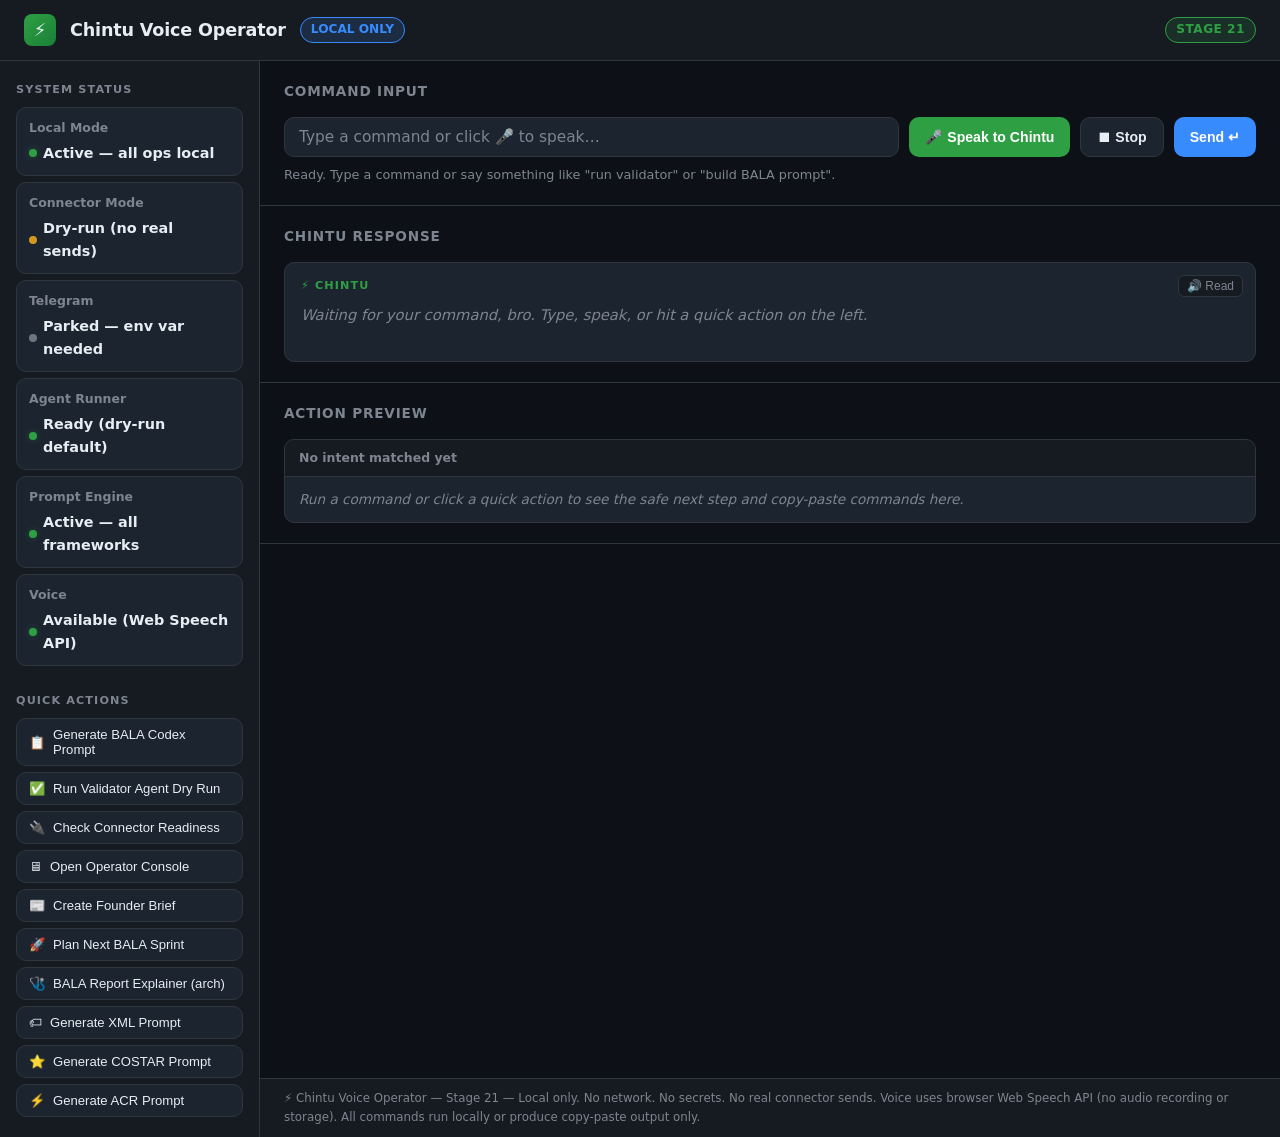
<file: CHINTU_VOICE_OPERATOR.html>
<!doctype html>
<html lang="en">
<head>
  <meta charset="utf-8">
  <meta name="viewport" content="width=device-width, initial-scale=1">
  <meta name="robots" content="noindex,nofollow">
  <title>Chintu Voice Operator → Upgraded to Chintu Allegro (Stage 22)</title>
  <!-- Stage 22: Chintu Voice Operator has been superseded by CHINTU_ALLEGRO.html (Chintu Allegro).
       This file is preserved as a Stage 21 reference.
       For the active operator shell, open CHINTU_ALLEGRO.html. -->
  <style>
    /* ── Design tokens ── */
    :root {
      --bg: #0d1117;
      --surface: #161b22;
      --surface2: #1c2430;
      --border: #30363d;
      --ink: #e6edf3;
      --muted: #7d8590;
      --accent: #2ea043;
      --accent-soft: rgba(46,160,67,0.15);
      --accent-glow: rgba(46,160,67,0.35);
      --warn: #d29922;
      --warn-soft: rgba(210,153,34,0.15);
      --danger: #f85149;
      --danger-soft: rgba(248,81,73,0.12);
      --info: #388bfd;
      --info-soft: rgba(56,139,253,0.15);
      --parked: #6e7681;
      --parked-soft: rgba(110,118,129,0.15);
      --radius: 10px;
      --mono: ui-monospace, SFMono-Regular, Consolas, "Liberation Mono", monospace;
    }
    * { box-sizing: border-box; margin: 0; padding: 0; }
    html { scroll-behavior: smooth; }
    body {
      background: var(--bg);
      color: var(--ink);
      font-family: "Segoe UI", system-ui, -apple-system, BlinkMacSystemFont, sans-serif;
      font-size: 15px;
      line-height: 1.6;
      min-height: 100vh;
    }

    /* ── Layout ── */
    .shell {
      display: grid;
      grid-template-columns: 260px 1fr;
      grid-template-rows: auto 1fr;
      min-height: 100vh;
    }
    .topbar {
      grid-column: 1 / -1;
      background: var(--surface);
      border-bottom: 1px solid var(--border);
      padding: 14px 24px;
      display: flex;
      align-items: center;
      gap: 14px;
    }
    .topbar .logo {
      width: 32px; height: 32px;
      background: linear-gradient(135deg, var(--accent), #1a7f37);
      border-radius: 8px;
      display: flex; align-items: center; justify-content: center;
      font-size: 18px; flex-shrink: 0;
    }
    .topbar h1 { font-size: 1.1rem; font-weight: 600; letter-spacing: -0.01em; }
    .topbar .stage-badge {
      margin-left: auto;
      background: var(--accent-soft);
      color: var(--accent);
      border: 1px solid var(--accent);
      border-radius: 20px;
      padding: 2px 10px;
      font-size: 0.76rem;
      font-weight: 600;
      letter-spacing: 0.04em;
    }
    .topbar .mode-badge {
      background: var(--info-soft);
      color: var(--info);
      border: 1px solid var(--info);
      border-radius: 20px;
      padding: 2px 10px;
      font-size: 0.76rem;
      font-weight: 600;
    }
    .sidebar {
      background: var(--surface);
      border-right: 1px solid var(--border);
      padding: 20px 16px;
      display: flex;
      flex-direction: column;
      gap: 20px;
      overflow-y: auto;
    }
    .main {
      display: flex;
      flex-direction: column;
      gap: 0;
      overflow-y: auto;
      padding: 0;
    }

    /* ── Status cards ── */
    .section-label {
      font-size: 0.7rem;
      font-weight: 700;
      letter-spacing: 0.1em;
      text-transform: uppercase;
      color: var(--muted);
      margin-bottom: 8px;
    }
    .status-card {
      background: var(--surface2);
      border: 1px solid var(--border);
      border-radius: var(--radius);
      padding: 10px 12px;
      margin-bottom: 6px;
    }
    .status-card .card-title {
      font-size: 0.78rem;
      font-weight: 600;
      color: var(--muted);
      margin-bottom: 4px;
    }
    .status-card .card-value {
      font-size: 0.9rem;
      font-weight: 600;
      display: flex;
      align-items: center;
      gap: 6px;
    }
    .dot {
      width: 8px; height: 8px;
      border-radius: 50%;
      flex-shrink: 0;
    }
    .dot-green  { background: var(--accent); box-shadow: 0 0 6px var(--accent-glow); }
    .dot-warn   { background: var(--warn); }
    .dot-danger { background: var(--danger); }
    .dot-parked { background: var(--parked); }
    .dot-info   { background: var(--info); }

    /* ── Quick actions ── */
    .quick-actions { display: flex; flex-direction: column; gap: 6px; }
    .qa-btn {
      background: var(--surface2);
      border: 1px solid var(--border);
      border-radius: var(--radius);
      color: var(--ink);
      font-size: 0.82rem;
      padding: 8px 12px;
      cursor: pointer;
      text-align: left;
      transition: border-color 0.15s, background 0.15s;
      display: flex; align-items: center; gap: 8px;
    }
    .qa-btn:hover {
      border-color: var(--accent);
      background: var(--accent-soft);
    }
    .qa-btn .qi { font-size: 1em; flex-shrink: 0; }

    /* ── Main panels ── */
    .panel-area {
      padding: 20px 24px;
      border-bottom: 1px solid var(--border);
    }
    .panel-area h2 {
      font-size: 0.85rem;
      font-weight: 700;
      letter-spacing: 0.06em;
      text-transform: uppercase;
      color: var(--muted);
      margin-bottom: 14px;
    }

    /* ── Voice + command input ── */
    .command-row {
      display: flex;
      gap: 10px;
      align-items: stretch;
    }
    .command-input {
      flex: 1;
      background: var(--surface2);
      border: 1px solid var(--border);
      border-radius: var(--radius);
      color: var(--ink);
      font-size: 0.96rem;
      padding: 10px 14px;
      font-family: inherit;
      outline: none;
      transition: border-color 0.15s;
    }
    .command-input::placeholder { color: var(--muted); }
    .command-input:focus { border-color: var(--accent); }
    .voice-btn, .stop-btn, .send-btn {
      border: none;
      border-radius: var(--radius);
      font-size: 0.88rem;
      font-weight: 600;
      padding: 10px 16px;
      cursor: pointer;
      transition: opacity 0.15s, transform 0.1s;
      white-space: nowrap;
    }
    .voice-btn { background: var(--accent); color: #fff; }
    .voice-btn:hover { opacity: 0.88; }
    .voice-btn.listening { background: var(--danger); animation: pulse 1.2s infinite; }
    .stop-btn  { background: var(--surface2); border: 1px solid var(--border); color: var(--ink); }
    .stop-btn:hover { border-color: var(--danger); color: var(--danger); }
    .send-btn  { background: var(--info); color: #fff; }
    .send-btn:hover { opacity: 0.88; }
    @keyframes pulse { 0%,100%{opacity:1} 50%{opacity:0.6} }

    .voice-fallback {
      background: var(--warn-soft);
      border: 1px solid var(--warn);
      border-radius: var(--radius);
      color: var(--warn);
      padding: 8px 12px;
      font-size: 0.82rem;
      margin-top: 8px;
      display: none;
    }
    .voice-status-bar {
      font-size: 0.8rem;
      color: var(--muted);
      margin-top: 8px;
      min-height: 20px;
    }
    .voice-status-bar.listening-state { color: var(--danger); }
    .voice-status-bar.speaking-state  { color: var(--accent); }

    /* ── Response panel ── */
    .response-panel {
      background: var(--surface2);
      border: 1px solid var(--border);
      border-radius: var(--radius);
      min-height: 100px;
      padding: 14px 16px;
      font-size: 0.92rem;
      line-height: 1.65;
      color: var(--ink);
      position: relative;
    }
    .response-panel .resp-label {
      font-size: 0.7rem;
      font-weight: 700;
      letter-spacing: 0.1em;
      text-transform: uppercase;
      color: var(--accent);
      margin-bottom: 8px;
    }
    .response-text { white-space: pre-wrap; }
    .response-panel.empty .response-text { color: var(--muted); font-style: italic; }
    .response-panel .speak-response-btn {
      position: absolute; top: 12px; right: 12px;
      background: var(--surface);
      border: 1px solid var(--border);
      border-radius: 6px;
      color: var(--muted);
      font-size: 0.75rem;
      padding: 3px 8px;
      cursor: pointer;
    }
    .response-panel .speak-response-btn:hover { color: var(--accent); border-color: var(--accent); }

    /* ── Action preview panel ── */
    .action-preview {
      background: var(--surface2);
      border: 1px solid var(--border);
      border-radius: var(--radius);
      min-height: 80px;
      overflow: hidden;
    }
    .action-preview-header {
      background: var(--surface);
      border-bottom: 1px solid var(--border);
      padding: 8px 14px;
      font-size: 0.78rem;
      font-weight: 600;
      color: var(--muted);
      display: flex;
      align-items: center;
      gap: 8px;
    }
    .intent-pill {
      background: var(--info-soft);
      color: var(--info);
      border-radius: 20px;
      padding: 1px 8px;
      font-size: 0.72rem;
      font-weight: 700;
    }
    .approval-pill {
      background: var(--warn-soft);
      color: var(--warn);
      border-radius: 20px;
      padding: 1px 8px;
      font-size: 0.72rem;
      font-weight: 700;
    }
    .local-pill {
      background: var(--accent-soft);
      color: var(--accent);
      border-radius: 20px;
      padding: 1px 8px;
      font-size: 0.72rem;
      font-weight: 700;
    }
    .parked-pill {
      background: var(--parked-soft);
      color: var(--parked);
      border-radius: 20px;
      padding: 1px 8px;
      font-size: 0.72rem;
      font-weight: 700;
    }
    .action-preview-body { padding: 12px 14px; }
    .action-next-step { font-size: 0.88rem; color: var(--ink); margin-bottom: 10px; }
    .command-block {
      background: var(--bg);
      border: 1px solid var(--border);
      border-radius: 6px;
      padding: 8px 12px;
      font-family: var(--mono);
      font-size: 0.82rem;
      color: #a5d6ff;
      position: relative;
      white-space: pre-wrap;
      word-break: break-all;
    }
    .copy-btn {
      position: absolute; top: 6px; right: 8px;
      background: var(--surface2);
      border: 1px solid var(--border);
      border-radius: 5px;
      color: var(--muted);
      font-size: 0.7rem;
      padding: 2px 7px;
      cursor: pointer;
    }
    .copy-btn:hover { color: var(--accent); border-color: var(--accent); }
    .copy-btn.copied { color: var(--accent); }
    .action-preview.empty .action-preview-body { color: var(--muted); font-size: 0.85rem; font-style: italic; }

    /* ── Conversation history ── */
    .conversation-history {
      flex: 1;
      padding: 20px 24px;
      display: flex;
      flex-direction: column;
      gap: 16px;
    }
    .conv-turn {
      display: flex;
      flex-direction: column;
      gap: 6px;
    }
    .conv-user {
      background: var(--info-soft);
      border: 1px solid rgba(56,139,253,0.3);
      border-radius: var(--radius);
      padding: 8px 12px;
      font-size: 0.88rem;
      color: #cae8ff;
      align-self: flex-end;
      max-width: 80%;
    }
    .conv-user .who { font-size: 0.7rem; color: var(--info); font-weight: 700; margin-bottom: 3px; }
    .conv-chintu {
      background: var(--surface2);
      border: 1px solid var(--border);
      border-radius: var(--radius);
      padding: 8px 12px;
      font-size: 0.88rem;
      max-width: 88%;
    }
    .conv-chintu .who { font-size: 0.7rem; color: var(--accent); font-weight: 700; margin-bottom: 3px; }

    /* ── Scrollbar ── */
    ::-webkit-scrollbar { width: 6px; }
    ::-webkit-scrollbar-track { background: var(--bg); }
    ::-webkit-scrollbar-thumb { background: var(--border); border-radius: 3px; }

    /* ── Footer ── */
    .footer-note {
      padding: 10px 24px;
      font-size: 0.74rem;
      color: var(--muted);
      border-top: 1px solid var(--border);
      background: var(--surface);
    }

    /* ── Responsive ── */
    @media (max-width: 700px) {
      .shell { grid-template-columns: 1fr; }
      .sidebar { border-right: none; border-bottom: 1px solid var(--border); max-height: 300px; }
      .command-row { flex-wrap: wrap; }
    }
  </style>
</head>
<body>

<div class="shell">

  <!-- Top bar -->
  <header class="topbar">
    <div class="logo">⚡</div>
    <h1>Chintu Voice Operator</h1>
    <span class="mode-badge">LOCAL ONLY</span>
    <span class="stage-badge">STAGE 21</span>
  </header>

  <!-- Sidebar: status + quick actions -->
  <aside class="sidebar">
    <div>
      <div class="section-label">System Status</div>

      <div class="status-card">
        <div class="card-title">Local Mode</div>
        <div class="card-value"><span class="dot dot-green"></span>Active — all ops local</div>
      </div>

      <div class="status-card">
        <div class="card-title">Connector Mode</div>
        <div class="card-value"><span class="dot dot-warn"></span>Dry-run (no real sends)</div>
      </div>

      <div class="status-card">
        <div class="card-title">Telegram</div>
        <div class="card-value" id="telegram-status"><span class="dot dot-parked"></span>Parked — env var needed</div>
      </div>

      <div class="status-card">
        <div class="card-title">Agent Runner</div>
        <div class="card-value"><span class="dot dot-green"></span>Ready (dry-run default)</div>
      </div>

      <div class="status-card">
        <div class="card-title">Prompt Engine</div>
        <div class="card-value"><span class="dot dot-green"></span>Active — all frameworks</div>
      </div>

      <div class="status-card">
        <div class="card-title">Voice</div>
        <div class="card-value" id="voice-hw-status"><span class="dot dot-warn"></span>Checking…</div>
      </div>
    </div>

    <div>
      <div class="section-label">Quick Actions</div>
      <div class="quick-actions">
        <button class="qa-btn" onclick="runIntent('generateBALAPrompt')"><span class="qi">📋</span>Generate BALA Codex Prompt</button>
        <button class="qa-btn" onclick="runIntent('runValidator')"><span class="qi">✅</span>Run Validator Agent Dry Run</button>
        <button class="qa-btn" onclick="runIntent('checkConnectors')"><span class="qi">🔌</span>Check Connector Readiness</button>
        <button class="qa-btn" onclick="runIntent('openConsole')"><span class="qi">🖥</span>Open Operator Console</button>
        <button class="qa-btn" onclick="runIntent('createBrief')"><span class="qi">📰</span>Create Founder Brief</button>
        <button class="qa-btn" onclick="runIntent('createSprint')"><span class="qi">🚀</span>Plan Next BALA Sprint</button>
        <button class="qa-btn" onclick="runIntent('explainReport')"><span class="qi">🩺</span>BALA Report Explainer (arch)</button>
        <button class="qa-btn" onclick="runIntent('generateXMLPrompt')"><span class="qi">🏷</span>Generate XML Prompt</button>
        <button class="qa-btn" onclick="runIntent('generateCOSTARPrompt')"><span class="qi">⭐</span>Generate COSTAR Prompt</button>
        <button class="qa-btn" onclick="runIntent('generateACRPrompt')"><span class="qi">⚡</span>Generate ACR Prompt</button>
      </div>
    </div>
  </aside>

  <!-- Main area -->
  <main class="main">

    <!-- Command input area -->
    <div class="panel-area">
      <h2>Command Input</h2>
      <div class="command-row">
        <input
          id="command-input"
          class="command-input"
          type="text"
          placeholder="Type a command or click 🎤 to speak…"
          autocomplete="off"
          spellcheck="false"
        />
        <button class="voice-btn" id="voice-btn" onclick="toggleVoice()">🎤 Speak to Chintu</button>
        <button class="stop-btn" id="stop-btn" onclick="stopSpeaking()">⏹ Stop</button>
        <button class="send-btn" onclick="sendCommand()">Send ↵</button>
      </div>
      <div class="voice-fallback" id="voice-fallback">
        Voice input is not available in this browser. Type your command above instead.
      </div>
      <div class="voice-status-bar" id="voice-status-bar">Ready. Type a command or say something like "run validator" or "build BALA prompt".</div>
    </div>

    <!-- Response panel -->
    <div class="panel-area">
      <h2>Chintu Response</h2>
      <div class="response-panel empty" id="response-panel">
        <div class="resp-label">⚡ CHINTU</div>
        <button class="speak-response-btn" onclick="speakCurrentResponse()" title="Read aloud">🔊 Read</button>
        <div class="response-text" id="response-text">Waiting for your command, bro. Type, speak, or hit a quick action on the left.</div>
      </div>
    </div>

    <!-- Action preview panel -->
    <div class="panel-area">
      <h2>Action Preview</h2>
      <div class="action-preview empty" id="action-preview">
        <div class="action-preview-header" id="action-preview-header">
          No intent matched yet
        </div>
        <div class="action-preview-body" id="action-preview-body">
          Run a command or click a quick action to see the safe next step and copy-paste commands here.
        </div>
      </div>
    </div>

    <!-- Conversation history -->
    <div class="conversation-history" id="conv-history">
      <!-- turns appended here -->
    </div>

    <div class="footer-note">
      ⚡ Chintu Voice Operator — Stage 21 — Local only. No network. No secrets. No real connector sends.
      Voice uses browser Web Speech API (no audio recording or storage). All commands run locally or produce copy-paste output only.
    </div>
  </main>

</div>

<script>
'use strict';

// ─── Safety constants ───────────────────────────────────────────────────────
const CHINTU_VERSION = 'Stage 21';
const LOCAL_ONLY_TAG = '⚡ Local only. Nothing was sent.';

// ─── Voice hardware ─────────────────────────────────────────────────────────
const SpeechRecognition = window.SpeechRecognition || window.webkitSpeechRecognition || null;
const speechSynthesisAvailable = ('speechSynthesis' in window);
let recognition = null;
let isListening = false;

(function detectVoiceCapability() {
  const statusEl = document.getElementById('voice-hw-status');
  const fallbackEl = document.getElementById('voice-fallback');
  const voiceBtn = document.getElementById('voice-btn');
  if (SpeechRecognition) {
    statusEl.innerHTML = '<span class="dot dot-green"></span>Available (Web Speech API)';
  } else {
    statusEl.innerHTML = '<span class="dot dot-parked"></span>Not available in this browser';
    fallbackEl.style.display = 'block';
    voiceBtn.disabled = true;
    voiceBtn.style.opacity = '0.4';
    voiceBtn.title = 'Voice not available — type instead';
  }
})();

// ─── Command-intent map (Lane B) ────────────────────────────────────────────
const INTENT_MAP = [
  {
    id: 'generateBALAPrompt',
    patterns: ['bala prompt', 'build bala', 'generate bala', 'bala codex', 'bala implementation prompt'],
    label: 'Generate BALA Codex Prompt',
    track: 'bala',
    framework: 'xml',
    approvalRequired: false,
    connectorActive: false,
    localOnly: true,
    response: `Got you bro. I'll generate a clean XML prompt ready to paste into Codex or Claude for BALA Your Coach.\n\nThis pulls from the prompt engine with BALA safety rules baked in — no medical claims, local-first, mobile-first. Just copy and go.`,
    nextStep: 'Run this command in PowerShell or Terminal. Then copy the output into Codex:',
    command: `node scripts/chintu-prompt-engine.js --framework xml --track bala --task "Build next BALA feature slice"`,
    tags: ['local-only'],
  },
  {
    id: 'runValidator',
    patterns: ['run validator', 'validator', 'validate', 'run tests', 'validation', 'test suite'],
    label: 'Run Validator Agent — Dry Run',
    track: 'chintu',
    approvalRequired: false,
    connectorActive: false,
    localOnly: true,
    response: `Yep, running validator agent in dry-run. I'll queue the commands locally — nothing gets sent anywhere.\n\nThis checks node syntax, test suites, medical-claim scanner, no-network scanner, and release guard. If anything's red, fix it before the next commit.`,
    nextStep: 'Run this dry-run command in PowerShell:',
    command: `powershell -ExecutionPolicy Bypass -File scripts\\chintu-agent-runner.ps1 -Agent "validator-agent" -DryRun`,
    tags: ['local-only'],
  },
  {
    id: 'checkTelegram',
    patterns: ['check telegram', 'telegram status', 'telegram gate', 'telegram ready'],
    label: 'Check Telegram Connector Status',
    track: 'chintu',
    approvalRequired: false,
    connectorActive: false,
    localOnly: true,
    response: `Telegram is parked right now, bro. To activate it you need to set CHINTU_BOT_TOKEN and CHINTU_CHAT_ID as environment variables and flip CHINTU_CONNECTOR_MODE to active.\n\nUntil then: all connector paths are dry-run only. No messages go out. This is intentional — you own the send gate.`,
    nextStep: 'Check Telegram gate status by reading this file:',
    command: `Get-Content CHINTU_CONNECTOR_READINESS.md`,
    tags: ['parked', 'approval-required-for-active'],
  },
  {
    id: 'checkConnectors',
    patterns: ['check connector', 'connector readiness', 'connector status', 'what connectors', 'which connectors'],
    label: 'Check All Connector Readiness',
    track: 'chintu',
    approvalRequired: false,
    connectorActive: false,
    localOnly: true,
    response: `Here's the connector read:\n\n• Telegram — parked (needs CHINTU_BOT_TOKEN + CHINTU_CHAT_ID)\n• GitHub CLI — planned (needs GH_TOKEN)\n• Local filesystem/outbox — active (CHINTU_OUTBOX/ is live)\n• Browser/open — planned, safe\n• Discord/Slack — parked until needed\n• Gmail — architecture-only\n\nDefault is dry-run for all. Outbox is the only live local write path right now.`,
    nextStep: 'View the full connector policy:',
    command: `Get-Content CHINTU_CONNECTOR_POLICY.md`,
    tags: ['local-only'],
  },
  {
    id: 'openConsole',
    patterns: ['open console', 'operator console', 'control room', 'open operator'],
    label: 'Open Operator Console',
    track: 'chintu',
    approvalRequired: false,
    connectorActive: false,
    localOnly: true,
    response: `Opening the Operator Console. This is your local HTML dashboard — no server needed. Just open the file in your browser.\n\nYou'll see: agent board, connector status, action queue, and the heartbeat summary.`,
    nextStep: 'Open this file in your browser:',
    command: `start CHINTU_OPERATOR_CONSOLE.html\n# Or double-click CHINTU_OPERATOR_CONSOLE.html in File Explorer`,
    tags: ['local-only'],
  },
  {
    id: 'createBrief',
    patterns: ['create brief', 'founder brief', 'daily brief', 'write brief', 'morning brief'],
    label: 'Create Founder Daily Brief',
    track: 'chintu',
    approvalRequired: false,
    connectorActive: false,
    localOnly: true,
    response: `Let me prep the daily brief. It covers: what's working, what needs a look, and the next best move for Chintu OS + BALA.\n\nThis pulls from the heartbeat script and formats it as a local-only founder message. Nothing leaves the machine.`,
    nextStep: 'Run the heartbeat + founder message scripts:',
    command: `powershell -ExecutionPolicy Bypass -File scripts\\chintu-heartbeat.ps1\npowershell -ExecutionPolicy Bypass -File scripts\\chintu-founder-message.ps1`,
    tags: ['local-only'],
  },
  {
    id: 'createSprint',
    patterns: ['next sprint', 'plan sprint', 'create sprint', 'bala sprint', 'sprint plan'],
    label: 'Plan Next BALA Sprint',
    track: 'both',
    approvalRequired: false,
    connectorActive: false,
    localOnly: true,
    response: `Sprint planning time. I'll generate a COSTAR prompt that you can drop into Codex or Claude to define the next BALA implementation slice.\n\nIt'll pull in the current stage context, safety rules, and output a clean plan-then-build format. You own the go/no-go.`,
    nextStep: 'Generate a COSTAR sprint-planning prompt:',
    command: `node scripts/chintu-prompt-engine.js --framework costar --track both --task "Plan next BALA sprint — Stage 22"`,
    tags: ['local-only'],
  },
  {
    id: 'explainReport',
    patterns: ['explain report', 'report safety', 'report explainer', 'bala report', 'lab report', 'health report'],
    label: 'BALA Report Explainer (Architecture Only)',
    track: 'bala',
    approvalRequired: false,
    connectorActive: false,
    localOnly: true,
    response: `The BALA Report Explainer is architecture-planned but not yet built, bro. The safety spec is live in BALA_REPORT_EXPLAINER_ARCHITECTURE.md.\n\nWhen built: it will explain your own report values in plain language and prep doctor-ready questions — no diagnosis, no medication advice, no X-ray interpretation. Health data stays local.\n\nIf you want to start building it, I'll generate the agent packet prompt.`,
    nextStep: 'Review the architecture plan:',
    command: `Get-Content BALA_REPORT_EXPLAINER_ARCHITECTURE.md`,
    tags: ['parked', 'local-only'],
  },
  {
    id: 'generateXMLPrompt',
    patterns: ['xml prompt', 'generate xml', 'xml framework', 'xml template', 'xml structure'],
    label: 'Generate XML Prompt',
    track: 'both',
    approvalRequired: false,
    connectorActive: false,
    localOnly: true,
    response: `XML framework coming up. This is the best structure for implementation tasks — it gives Codex a clear role, context, project state, task, rules, validation commands, and output format.\n\nBala safety rules and Chintu connector rules are embedded automatically.`,
    nextStep: 'Generate XML prompt for both tracks:',
    command: `node scripts/chintu-prompt-engine.js --framework xml --track both --task "Describe your task here"`,
    tags: ['local-only'],
  },
  {
    id: 'generateCOSTARPrompt',
    patterns: ['costar prompt', 'generate costar', 'costar framework', 'costar template'],
    label: 'Generate COSTAR Prompt',
    track: 'both',
    approvalRequired: false,
    connectorActive: false,
    localOnly: true,
    response: `COSTAR format — great for tasks where persona, audience, and style matter. Gives Claude or Codex: Context, Objective, Style, Tone, Audience, Response format.\n\nThis is the go-to when you're planning a complex multi-step slice or writing for a specific output.`,
    nextStep: 'Generate COSTAR prompt:',
    command: `node scripts/chintu-prompt-engine.js --framework costar --track both --task "Describe your task here"`,
    tags: ['local-only'],
  },
  {
    id: 'generateACRPrompt',
    patterns: ['acr prompt', 'generate acr', 'acr framework', 'acr template', 'tight prompt', 'fast prompt'],
    label: 'Generate ACR Prompt',
    track: 'both',
    approvalRequired: false,
    connectorActive: false,
    localOnly: true,
    response: `ACR — Action, Context, Result. Clean and fast. Use this when you know exactly what you want and just need a tight implementation brief.\n\nNo fluff. Just: what to do, what context to load, and what the result should look like.`,
    nextStep: 'Generate ACR prompt:',
    command: `node scripts/chintu-prompt-engine.js --framework acr --track both --task "Describe your task here"`,
    tags: ['local-only'],
  },
  {
    id: 'agentStatus',
    patterns: ['agent status', 'agent runs', 'what agents', 'agent board', 'last run', 'agent index'],
    label: 'View Agent Runs Index',
    track: 'chintu',
    approvalRequired: false,
    connectorActive: false,
    localOnly: true,
    response: `Here's the agent run status. The last dry-run was validator-agent. All runs are stored in CHINTU_AGENT_RUNS/ — each with a packet.md, run-report.md, and run-summary.json.\n\nNo sensitive data. No network. Just local validation snapshots you can review anytime.`,
    nextStep: 'View the agent runs index:',
    command: `Get-Content CHINTU_AGENT_RUNS_INDEX.md`,
    tags: ['local-only'],
  },
];

// ─── Intent resolver ─────────────────────────────────────────────────────────
function resolveIntent(text) {
  const lower = text.toLowerCase().trim();
  for (const intent of INTENT_MAP) {
    for (const pattern of intent.patterns) {
      if (lower.includes(pattern)) return intent;
    }
  }
  return null;
}

// ─── Default / fallback response ─────────────────────────────────────────────
function fallbackResponse(text) {
  return `Got it, bro. I didn't catch a specific command in "${text}", but here's what I can do right now:\n\n• Generate BALA or Chintu prompts (XML / COSTAR / ACR)\n• Run validator agent dry run\n• Check connector readiness\n• Open operator console\n• Plan next sprint\n• Explain report architecture\n\nTry a quick action on the left or be more specific — like "run validator" or "generate XML prompt".`;
}

// ─── Render response + action preview ────────────────────────────────────────
function setResponse(text) {
  const panel = document.getElementById('response-panel');
  const el = document.getElementById('response-text');
  el.textContent = text;
  panel.classList.remove('empty');
}

function setActionPreview(intent) {
  const preview = document.getElementById('action-preview');
  const header = document.getElementById('action-preview-header');
  const body = document.getElementById('action-preview-body');
  preview.classList.remove('empty');

  // Build tags
  const tagPills = (intent.tags || []).map(t => {
    if (t === 'local-only') return `<span class="local-pill">LOCAL ONLY</span>`;
    if (t === 'parked') return `<span class="parked-pill">PARKED</span>`;
    if (t === 'approval-required-for-active') return `<span class="approval-pill">APPROVAL REQUIRED FOR ACTIVE</span>`;
    return `<span class="intent-pill">${t.toUpperCase()}</span>`;
  }).join(' ');

  header.innerHTML = `
    <span class="intent-pill">INTENT: ${intent.label.toUpperCase()}</span>
    ${tagPills}
    ${intent.approvalRequired ? '<span class="approval-pill">APPROVAL REQUIRED</span>' : ''}
  `;

  const cmdId = 'cmd-' + Math.random().toString(36).slice(2);
  body.innerHTML = `
    <div class="action-next-step">${escHtml(intent.nextStep)}</div>
    <div class="command-block" id="${cmdId}">${escHtml(intent.command)}<button class="copy-btn" onclick="copyCmd('${cmdId}', this)">Copy</button></div>
    <p style="margin-top:8px;font-size:0.78rem;color:var(--muted);">
      ${LOCAL_ONLY_TAG} · Track: ${intent.track} · Connector: ${intent.connectorActive ? '⚠ ACTIVE' : 'dry-run only'}
    </p>
  `;
}

function clearActionPreview() {
  const preview = document.getElementById('action-preview');
  const header = document.getElementById('action-preview-header');
  const body = document.getElementById('action-preview-body');
  preview.classList.add('empty');
  header.textContent = 'No intent matched';
  body.textContent = 'Run a command or click a quick action to see the safe next step here.';
}

function copyCmd(id, btn) {
  const el = document.getElementById(id);
  const text = el.childNodes[0].textContent.trim();
  navigator.clipboard.writeText(text).then(() => {
    btn.textContent = 'Copied!';
    btn.classList.add('copied');
    setTimeout(() => { btn.textContent = 'Copy'; btn.classList.remove('copied'); }, 1800);
  }).catch(() => {
    // Fallback for non-HTTPS
    const ta = document.createElement('textarea');
    ta.value = text;
    document.body.appendChild(ta);
    ta.select();
    document.execCommand('copy');
    document.body.removeChild(ta);
    btn.textContent = 'Copied!';
    setTimeout(() => { btn.textContent = 'Copy'; }, 1800);
  });
}

function escHtml(str) {
  return str.replace(/&/g,'&amp;').replace(/</g,'&lt;').replace(/>/g,'&gt;').replace(/"/g,'&quot;');
}

// ─── Append to conversation history ──────────────────────────────────────────
function appendConv(userText, chintuText) {
  const hist = document.getElementById('conv-history');
  const turn = document.createElement('div');
  turn.className = 'conv-turn';
  turn.innerHTML = `
    <div class="conv-user"><div class="who">YOU</div>${escHtml(userText)}</div>
    <div class="conv-chintu"><div class="who">⚡ CHINTU</div>${escHtml(chintuText)}</div>
  `;
  hist.appendChild(turn);
  turn.scrollIntoView({ behavior: 'smooth', block: 'end' });
}

// ─── Main command dispatcher ──────────────────────────────────────────────────
function runIntent(intentId) {
  const intent = INTENT_MAP.find(i => i.id === intentId);
  if (!intent) return;
  processCommand(intent.label, intent);
}

function sendCommand() {
  const input = document.getElementById('command-input');
  const text = input.value.trim();
  if (!text) return;
  input.value = '';
  const intent = resolveIntent(text);
  processCommand(text, intent);
}

function processCommand(text, intent) {
  let responseText;
  if (intent) {
    responseText = intent.response;
    setActionPreview(intent);
  } else {
    responseText = fallbackResponse(text);
    clearActionPreview();
  }
  setResponse(responseText);
  appendConv(text, responseText);

  if (speechSynthesisAvailable) {
    // Brief status update — don't auto-read full response to avoid surprise
    setVoiceStatus('Chintu responded. Hit 🔊 Read to hear it.', '');
  }
}

// ─── Keyboard shortcut (Enter to send) ───────────────────────────────────────
document.getElementById('command-input').addEventListener('keydown', function(e) {
  if (e.key === 'Enter' && !e.shiftKey) {
    e.preventDefault();
    sendCommand();
  }
});

// ─── Voice input (SpeechRecognition) ─────────────────────────────────────────
function toggleVoice() {
  if (!SpeechRecognition) return;
  if (isListening) {
    stopListening();
  } else {
    startListening();
  }
}

function startListening() {
  if (!SpeechRecognition) return;
  recognition = new SpeechRecognition();
  recognition.lang = 'en-IN';
  recognition.interimResults = true;
  recognition.maxAlternatives = 1;
  recognition.continuous = false;

  recognition.onstart = function() {
    isListening = true;
    const btn = document.getElementById('voice-btn');
    btn.textContent = '🔴 Listening…';
    btn.classList.add('listening');
    setVoiceStatus('Listening… speak now', 'listening-state');
  };

  recognition.onresult = function(e) {
    let transcript = '';
    for (let i = e.resultIndex; i < e.results.length; i++) {
      transcript += e.results[i][0].transcript;
    }
    document.getElementById('command-input').value = transcript;
    if (e.results[e.results.length - 1].isFinal) {
      setVoiceStatus('Got it: "' + transcript + '"', '');
    }
  };

  recognition.onerror = function(e) {
    setVoiceStatus('Voice error: ' + e.error + '. Try typing instead.', '');
    stopListening();
  };

  recognition.onend = function() {
    stopListening();
    const val = document.getElementById('command-input').value.trim();
    if (val) sendCommand();
  };

  recognition.start();
}

function stopListening() {
  isListening = false;
  if (recognition) { try { recognition.stop(); } catch(e) {} recognition = null; }
  const btn = document.getElementById('voice-btn');
  btn.textContent = '🎤 Speak to Chintu';
  btn.classList.remove('listening');
  setVoiceStatus('Ready.', '');
}

// ─── Speech synthesis (read aloud) ───────────────────────────────────────────
function speakCurrentResponse() {
  if (!speechSynthesisAvailable) {
    setVoiceStatus('Speech synthesis not available in this browser.', '');
    return;
  }
  const text = document.getElementById('response-text').textContent;
  window.speechSynthesis.cancel();
  const utt = new SpeechSynthesisUtterance(text);
  utt.lang = 'en-IN';
  utt.rate = 1.05;
  utt.pitch = 1;
  utt.onstart = () => setVoiceStatus('Reading response aloud…', 'speaking-state');
  utt.onend   = () => setVoiceStatus('Done reading.', '');
  utt.onerror = () => setVoiceStatus('Speech synthesis error.', '');
  window.speechSynthesis.speak(utt);
}

function stopSpeaking() {
  if (speechSynthesisAvailable) window.speechSynthesis.cancel();
  stopListening();
  setVoiceStatus('Stopped.', '');
}

function setVoiceStatus(msg, cls) {
  const el = document.getElementById('voice-status-bar');
  el.textContent = msg;
  el.className = 'voice-status-bar' + (cls ? ' ' + cls : '');
}

// ─── Safety assertion (no network calls) ─────────────────────────────────────
// This file makes zero network requests.
// All intent processing is pure local JavaScript.
// No secrets are read or stored. No audio is recorded.
// Voice transcript stays in the input field only — cleared on next command.
// Health data: not used here. No BALA data flows through this operator.
</script>
</body>
</html>
</file>
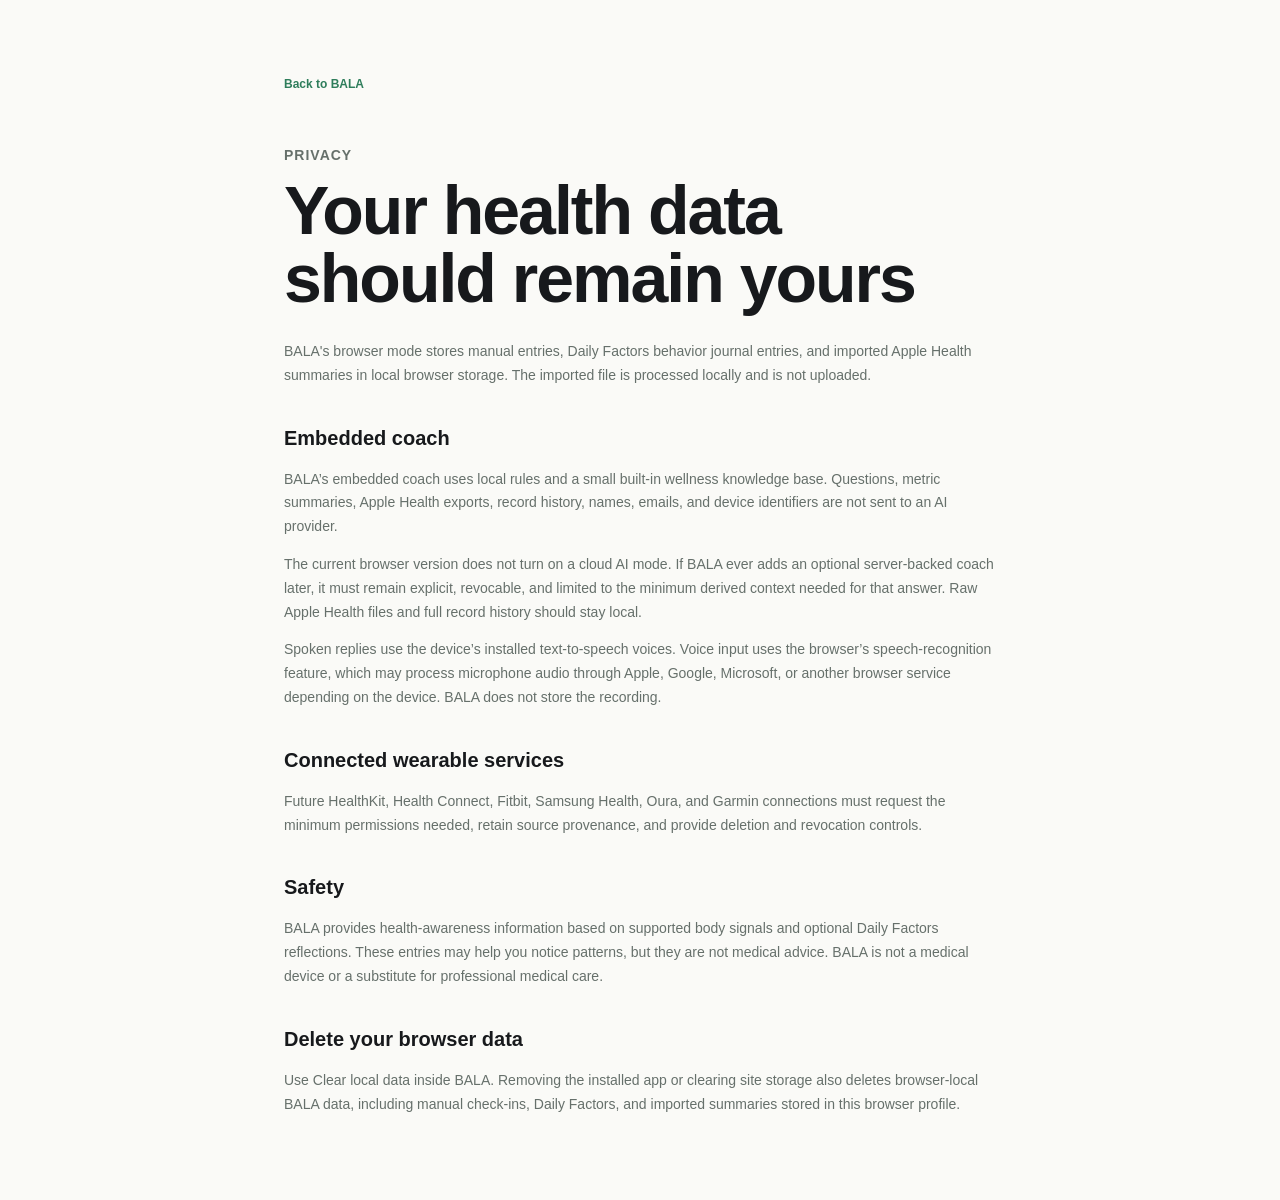
<file: privacy.html>
<!doctype html>
<html lang="en">
  <head>
    <meta charset="UTF-8" />
    <meta name="viewport" content="width=device-width, initial-scale=1.0" />
    <meta name="theme-color" content="#f5f7f8" />
    <title>BALA Privacy</title>
    <link rel="icon" href="./icons/bala-icon.svg" type="image/svg+xml" />
    <link rel="stylesheet" href="./styles.css" />
  </head>
  <body>
    <main class="legal-page">
      <a class="legal-back" href="./">Back to BALA</a>
      <p class="section-label">Privacy</p>
      <h1>Your health data should remain yours</h1>
      <p>BALA's browser mode stores manual entries, Daily Factors behavior journal entries, and imported Apple Health summaries in local browser storage. The imported file is processed locally and is not uploaded.</p>
      <h2>Embedded coach</h2>
      <p>BALA’s embedded coach uses local rules and a small built-in wellness knowledge base. Questions, metric summaries, Apple Health exports, record history, names, emails, and device identifiers are not sent to an AI provider.</p>
      <p>The current browser version does not turn on a cloud AI mode. If BALA ever adds an optional server-backed coach later, it must remain explicit, revocable, and limited to the minimum derived context needed for that answer. Raw Apple Health files and full record history should stay local.</p>
      <p>Spoken replies use the device’s installed text-to-speech voices. Voice input uses the browser’s speech-recognition feature, which may process microphone audio through Apple, Google, Microsoft, or another browser service depending on the device. BALA does not store the recording.</p>
      <h2>Connected wearable services</h2>
      <p>Future HealthKit, Health Connect, Fitbit, Samsung Health, Oura, and Garmin connections must request the minimum permissions needed, retain source provenance, and provide deletion and revocation controls.</p>
      <h2>Safety</h2>
      <p>BALA provides health-awareness information based on supported body signals and optional Daily Factors reflections. These entries may help you notice patterns, but they are not medical advice. BALA is not a medical device or a substitute for professional medical care.</p>
      <h2>Delete your browser data</h2>
      <p>Use Clear local data inside BALA. Removing the installed app or clearing site storage also deletes browser-local BALA data, including manual check-ins, Daily Factors, and imported summaries stored in this browser profile.</p>
    </main>
  </body>
</html>
</file>
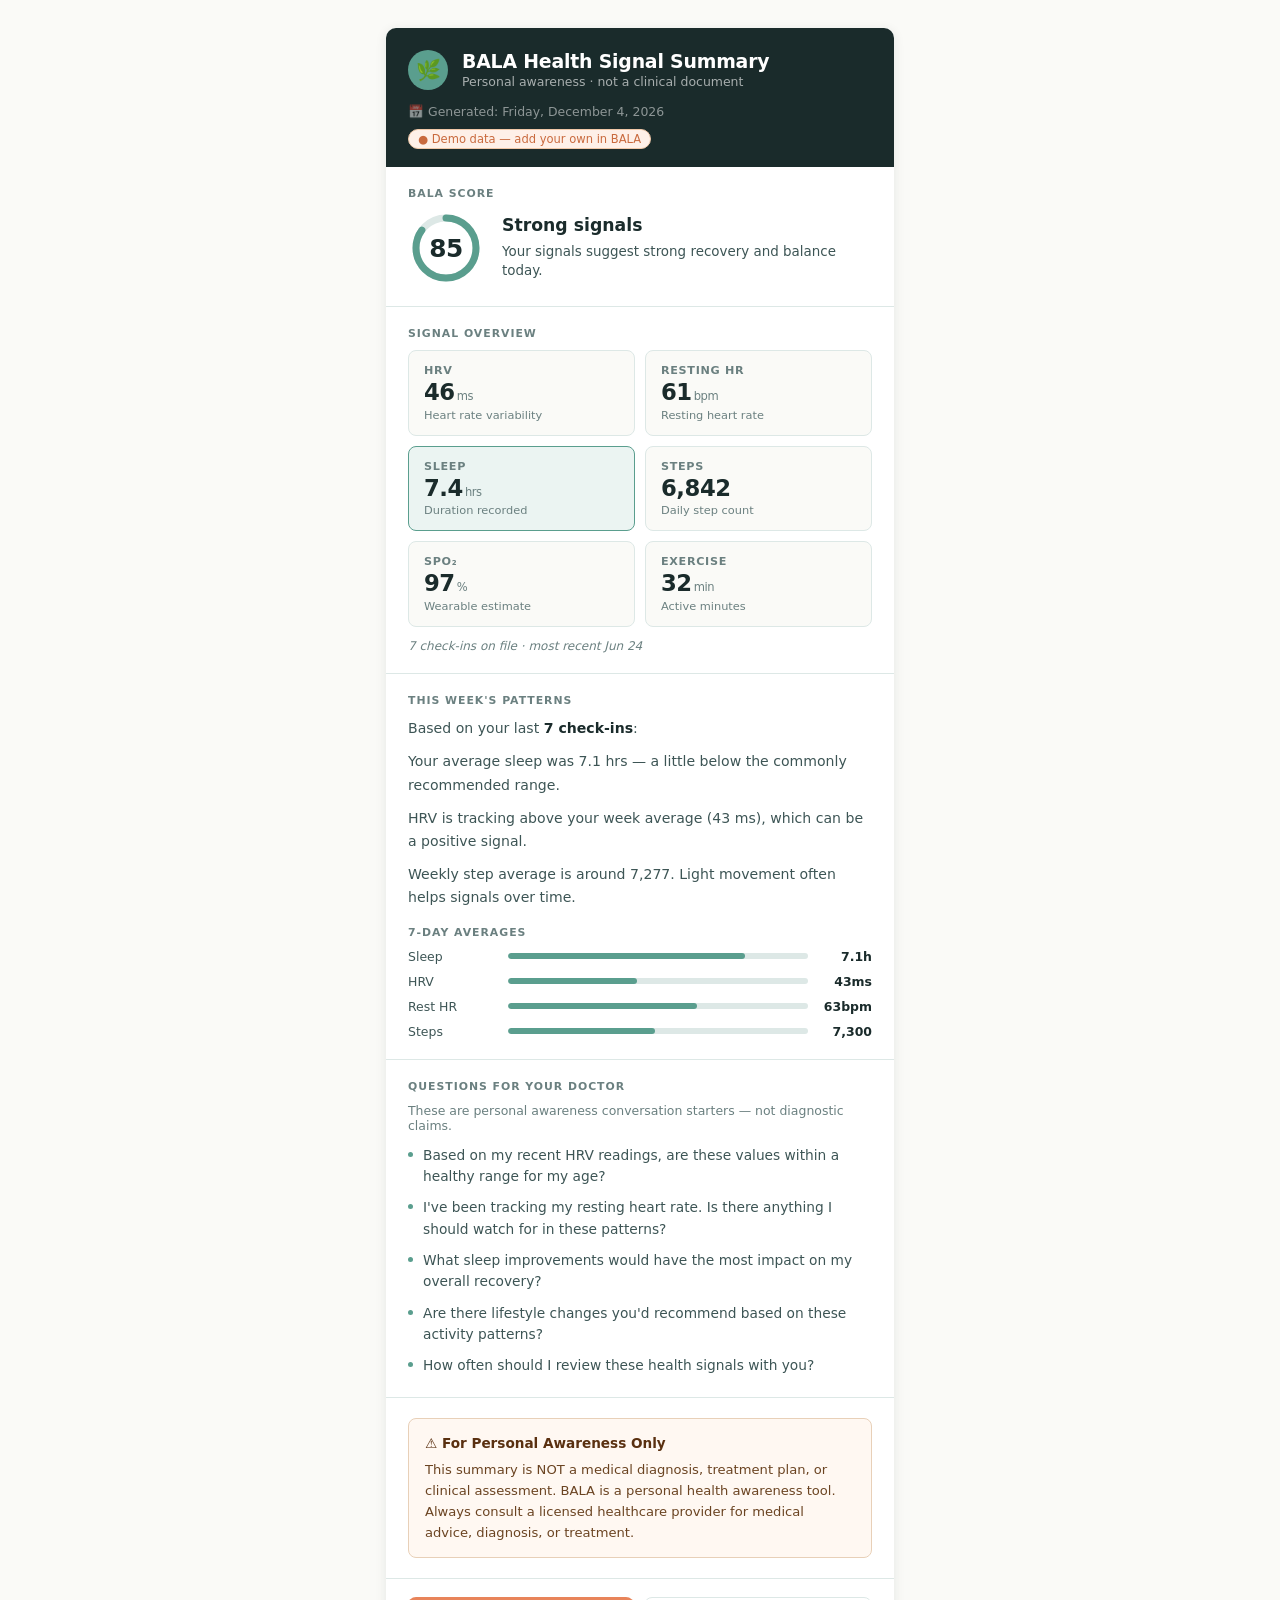
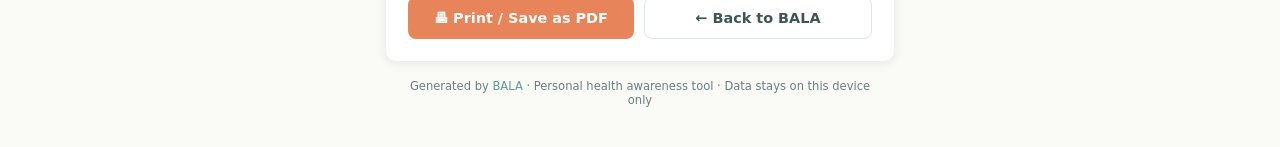
<file: summary.html>
<!doctype html>
<html lang="en">
<head>
  <meta charset="UTF-8" />
  <meta name="viewport" content="width=device-width, initial-scale=1.0" />
  <meta name="description" content="BALA Health Signal Summary — personal awareness only, not a medical diagnosis." />
  <meta name="theme-color" content="#FAFAF7" />
  <meta name="robots" content="noindex" />
  <title>BALA Health Signal Summary</title>
  <style>
    *, *::before, *::after { box-sizing: border-box; margin: 0; padding: 0; }
    :root {
      --coral:   #E8845A;
      --coral-dk:#C96A3E;
      --teal:    #5A9E8E;
      --teal-lt: #EBF4F2;
      --bg:      #FAFAF7;
      --dark:    #1A2B2B;
      --mid:     #3D5555;
      --muted:   #6B8080;
      --surface: #FFFFFF;
      --border:  #DDE8E6;
      --warn-bg: #FFF8F2;
      --warn-bd: #E8D0B8;
      --radius:  10px;
      --shadow:  0 2px 12px rgba(26,43,43,0.09);
    }
    html { background: var(--bg); color: var(--dark); font-family: system-ui, -apple-system, BlinkMacSystemFont, "Segoe UI", Roboto, sans-serif; -webkit-text-size-adjust: 100%; }
    body  { background: var(--bg); min-height: 100vh; padding: 16px 0 40px; }
    .page-wrap { max-width: 540px; margin: 0 auto; padding: 0 16px; }
    .summary-card { background: var(--surface); border-radius: var(--radius); box-shadow: var(--shadow); overflow: hidden; margin-top: 12px; }
    .card-header { background: var(--dark); color: #FAFAF7; padding: 22px 22px 18px; }
    .card-header-inner { display: flex; align-items: flex-start; gap: 14px; }
    .brand-leaf { flex-shrink: 0; width: 40px; height: 40px; background: var(--teal); border-radius: 50%; display: flex; align-items: center; justify-content: center; font-size: 20px; }
    .brand-text strong { display: block; font-size: 1.18rem; font-weight: 700; letter-spacing: -0.01em; color: #fff; }
    .brand-text small { display: block; font-size: 0.78rem; color: rgba(255,255,255,0.62); margin-top: 2px; }
    .generated-meta { margin-top: 14px; font-size: 0.78rem; color: rgba(255,255,255,0.5); display: flex; gap: 16px; flex-wrap: wrap; }
    .source-badge { display: inline-flex; align-items: center; gap: 5px; font-size: 0.70rem; font-weight: 600; color: var(--teal); background: var(--teal-lt); border: 1px solid rgba(90,158,142,0.3); border-radius: 20px; padding: 2px 9px; margin-top: 10px; }
    .demo-badge { display: none; font-size: 0.72rem; color: var(--coral-dk); background: #FEF0E8; border: 1px solid #F0C8A8; border-radius: 20px; padding: 2px 9px; margin-top: 10px; }
    body.is-demo .demo-badge { display: inline-flex; align-items: center; gap: 4px; }
    body.is-demo .source-badge { display: none; }
    .section { padding: 20px 22px; border-bottom: 1px solid var(--border); }
    .section:last-of-type { border-bottom: none; }
    .section-label { font-size: 0.68rem; font-weight: 700; letter-spacing: 0.09em; text-transform: uppercase; color: var(--muted); margin-bottom: 10px; }
    .score-block { display: flex; align-items: center; gap: 18px; }
    .score-ring-wrap { flex-shrink: 0; position: relative; width: 76px; height: 76px; }
    .score-ring-wrap svg { display: block; }
    .score-ring-num { position: absolute; inset: 0; display: flex; align-items: center; justify-content: center; font-size: 1.55rem; font-weight: 800; color: var(--dark); letter-spacing: -0.02em; }
    .score-ring-track { fill: none; stroke: var(--border); stroke-width: 7; }
    .score-ring-value { fill: none; stroke: var(--coral); stroke-width: 7; stroke-linecap: round; transition: stroke-dashoffset 0.6s ease; }
    .score-text strong { display: block; font-size: 1.08rem; font-weight: 700; color: var(--dark); line-height: 1.25; }
    .score-text em { display: block; font-size: 0.84rem; color: var(--mid); font-style: normal; margin-top: 5px; line-height: 1.45; }
    .signal-grid { display: grid; grid-template-columns: 1fr 1fr; gap: 10px; }
    .signal-tile { background: var(--bg); border: 1px solid var(--border); border-radius: 8px; padding: 13px 15px; }
    .signal-tile-label { font-size: 0.70rem; font-weight: 600; letter-spacing: 0.06em; text-transform: uppercase; color: var(--muted); margin-bottom: 4px; }
    .signal-tile-value { font-size: 1.42rem; font-weight: 800; color: var(--dark); letter-spacing: -0.02em; line-height: 1; }
    .signal-tile-unit { font-size: 0.72rem; font-weight: 500; color: var(--muted); margin-left: 2px; }
    .signal-tile-note { font-size: 0.71rem; color: var(--muted); margin-top: 4px; }
    .signal-tile.teal  { border-color: var(--teal);  background: var(--teal-lt); }
    .signal-tile.coral { border-color: var(--coral); background: var(--warn-bg); }
    .narrative { font-size: 0.88rem; line-height: 1.65; color: var(--mid); }
    .narrative p + p { margin-top: 10px; }
    .narrative strong { color: var(--dark); }
    .trend-row { display: flex; align-items: center; gap: 10px; margin-bottom: 10px; }
    .trend-row:last-child { margin-bottom: 0; }
    .trend-row-label { font-size: 0.78rem; color: var(--mid); width: 90px; flex-shrink: 0; }
    .trend-bar-track { flex: 1; height: 6px; background: var(--border); border-radius: 3px; overflow: hidden; }
    .trend-bar-fill { height: 100%; border-radius: 3px; background: var(--teal); }
    .trend-row-val { font-size: 0.78rem; font-weight: 700; color: var(--dark); width: 54px; text-align: right; flex-shrink: 0; }
    .question-list { list-style: none; display: flex; flex-direction: column; gap: 10px; }
    .question-list li { display: flex; align-items: flex-start; gap: 10px; font-size: 0.86rem; color: var(--mid); line-height: 1.55; }
    .question-list li::before { content: ""; flex-shrink: 0; width: 5px; height: 5px; background: var(--teal); border-radius: 50%; margin-top: 7px; }
    .disclaimer { background: var(--warn-bg); border: 1px solid var(--warn-bd); border-radius: 8px; padding: 14px 16px; font-size: 0.82rem; line-height: 1.6; color: #6B4422; }
    .disclaimer strong { display: block; margin-bottom: 5px; font-size: 0.85rem; color: #5A3010; }
    .footer-actions { padding: 18px 22px 22px; display: flex; gap: 10px; flex-wrap: wrap; }
    .btn-print { flex: 1; min-width: 130px; background: var(--coral); color: #fff; border: none; border-radius: 8px; padding: 12px 18px; font-size: 0.9rem; font-weight: 700; cursor: pointer; font-family: inherit; transition: background 0.15s; }
    .btn-print:hover { background: var(--coral-dk); }
    .btn-back { flex: 1; min-width: 130px; background: transparent; color: var(--mid); border: 1px solid var(--border); border-radius: 8px; padding: 12px 18px; font-size: 0.9rem; font-weight: 600; cursor: pointer; font-family: inherit; text-decoration: none; display: flex; align-items: center; justify-content: center; transition: background 0.15s; }
    .btn-back:hover { background: var(--bg); }
    .page-footer { text-align: center; font-size: 0.72rem; color: var(--muted); margin-top: 18px; padding: 0 16px; }
    .page-footer a { color: var(--teal); text-decoration: none; }
    .history-note { font-size: 0.75rem; color: var(--muted); margin-top: 12px; font-style: italic; }
    @media print {
      .no-print { display: none !important; }
      body { background: white; padding: 0; }
      .summary-card { box-shadow: none; border: 1px solid #ddd; }
      .page-wrap { max-width: 100%; padding: 0 8px; }
      .footer-actions, .btn-back { display: none; }
    }
    @media (max-width: 375px) {
      .section { padding: 16px 14px; }
      .card-header { padding: 18px 14px 14px; }
      .score-block { flex-direction: column; align-items: flex-start; gap: 12px; }
      .footer-actions { padding: 14px 14px 18px; }
    }
  </style>
</head>
<body>
<div class="page-wrap">
  <div class="summary-card" id="summary-card">

    <div class="card-header">
      <div class="card-header-inner">
        <div class="brand-leaf" aria-hidden="true">🌿</div>
        <div class="brand-text">
          <strong>BALA Health Signal Summary</strong>
          <small>Personal awareness &middot; not a clinical document</small>
        </div>
      </div>
      <div class="generated-meta">
        <span>&#128197; Generated: <span id="gen-date">&mdash;</span></span>
        <span id="profile-name-row" hidden>&#128100; <span id="profile-name"></span></span>
      </div>
      <div>
        <span class="source-badge" id="source-badge">&#10003; Your data</span>
        <span class="demo-badge">&#9679; Demo data &mdash; add your own in BALA</span>
      </div>
    </div>

    <div class="section">
      <p class="section-label">BALA Score</p>
      <div class="score-block">
        <div class="score-ring-wrap" role="img" aria-label="BALA score">
          <svg viewBox="0 0 76 76" width="76" height="76">
            <circle class="score-ring-track" cx="38" cy="38" r="30" />
            <circle class="score-ring-value" id="score-arc" cx="38" cy="38" r="30"
              stroke-dasharray="188.5" stroke-dashoffset="188.5"
              transform="rotate(-90 38 38)" />
          </svg>
          <div class="score-ring-num" id="score-num">&mdash;</div>
        </div>
        <div class="score-text">
          <strong id="score-label">&mdash;</strong>
          <em id="score-interp">&mdash;</em>
        </div>
      </div>
    </div>

    <div class="section">
      <p class="section-label">Signal Overview</p>
      <div class="signal-grid" id="signal-grid"></div>
      <p class="history-note" id="history-note"></p>
    </div>

    <div class="section">
      <p class="section-label">This Week's Patterns</p>
      <div class="narrative" id="narrative-block"></div>
      <div style="margin-top:16px;" id="trend-bars"></div>
    </div>

    <div class="section">
      <p class="section-label">Questions for Your Doctor</p>
      <p style="font-size:0.78rem;color:var(--muted);margin-bottom:12px;">These are personal awareness conversation starters &mdash; not diagnostic claims.</p>
      <ul class="question-list" id="question-list"></ul>
    </div>

    <div class="section">
      <div class="disclaimer">
        <strong>&#9888;&#65039; For Personal Awareness Only</strong>
        This summary is NOT a medical diagnosis, treatment plan, or clinical assessment.
        BALA is a personal health awareness tool. Always consult a licensed healthcare provider
        for medical advice, diagnosis, or treatment.
      </div>
    </div>

    <div class="footer-actions no-print">
      <button class="btn-print" id="print-btn" type="button">&#128438; Print / Save as PDF</button>
      <a class="btn-back" href="index.html">&#8592; Back to BALA</a>
    </div>

  </div>

  <p class="page-footer">
    Generated by <a href="index.html">BALA</a> &middot; Personal health awareness tool &middot;
    Data stays on this device only
  </p>
</div>

<script>
(function () {
  'use strict';
  var STORAGE_KEY = 'bala-local-health-v1';
  var PROFILE_KEY = 'bala-profile-v1';

  var DEMO_DATA = {
    _isDemo: true,
    sleep: 7.4, rhr: 61, hrv: 46, spo2: 97, steps: 6842, exercise: 32,
    history: [
      { date: '2026-06-18', sleep: 6.8, rhr: 65, hrv: 40, spo2: 97, steps: 5900,  exercise: 18 },
      { date: '2026-06-19', sleep: 7.1, rhr: 64, hrv: 42, spo2: 97, steps: 7600,  exercise: 27 },
      { date: '2026-06-20', sleep: 6.6, rhr: 66, hrv: 39, spo2: 96, steps: 5100,  exercise: 14 },
      { date: '2026-06-21', sleep: 7.3, rhr: 62, hrv: 45, spo2: 97, steps: 8900,  exercise: 36 },
      { date: '2026-06-22', sleep: 7.6, rhr: 61, hrv: 48, spo2: 98, steps: 9400,  exercise: 41 },
      { date: '2026-06-23', sleep: 7.2, rhr: 62, hrv: 44, spo2: 97, steps: 7200,  exercise: 29 },
      { date: '2026-06-24', sleep: 7.4, rhr: 61, hrv: 46, spo2: 97, steps: 6842,  exercise: 32 }
    ]
  };

  function loadBALAData() {
    try {
      var raw = localStorage.getItem(STORAGE_KEY);
      if (raw) {
        var p = JSON.parse(raw);
        if (p && (p.hrv || p.sleep || p.rhr || p.steps)) return p;
      }
    } catch (_) {}
    var d = JSON.parse(JSON.stringify(DEMO_DATA));
    d._isDemo = true;
    return d;
  }

  function loadProfile() {
    try { return JSON.parse(localStorage.getItem(PROFILE_KEY)) || null; }
    catch (_) { return null; }
  }

  function clamp(v, lo, hi) { return Math.min(hi, Math.max(lo, v)); }

  function avg(arr) {
    var nums = arr.filter(Number.isFinite);
    return nums.length ? nums.reduce(function(a,b){return a+b;},0)/nums.length : null;
  }

  function computeScore(metrics) {
    var history = Array.isArray(metrics && metrics.history) ? metrics.history : [];
    var baseline = history.slice(-7);
    var hrvBase = avg(baseline.map(function(d){return d.hrv;}));
    var rhrBase = avg(baseline.map(function(d){return d.rhr;}));
    var parts = []; var tw = 0;
    function add(score, w) { parts.push(score * w); tw += w; }
    if (Number.isFinite(metrics.sleep)) {
      var ss = metrics.sleep >= 8 ? 95 : metrics.sleep >= 7 ? 85 : metrics.sleep >= 6 ? 70 : metrics.sleep >= 5 ? 52 : 35;
      add(ss, 32);
    }
    if (Number.isFinite(metrics.hrv)) {
      var ratio = hrvBase ? metrics.hrv / hrvBase : null;
      add(ratio ? 75 + clamp((ratio - 1) * 70, -40, 20) : 75, 23);
    }
    if (Number.isFinite(metrics.rhr)) {
      var diff = rhrBase ? metrics.rhr - rhrBase : 0;
      add(rhrBase ? 82 - clamp(diff * 5, -10, 45) : 76, 20);
    }
    if (Number.isFinite(metrics.steps)) {
      var st = clamp((metrics.steps / 8000) * 90, 35, 100);
      var ex = Number.isFinite(metrics.exercise) ? clamp((metrics.exercise/30)*90,35,100) : 70;
      add(st * 0.65 + ex * 0.35, 20);
    }
    if (Number.isFinite(metrics.spo2)) {
      add(metrics.spo2 >= 97 ? 90 : metrics.spo2 >= 95 ? 78 : metrics.spo2 >= 92 ? 62 : 45, 5);
    }
    return tw ? Math.round(parts.reduce(function(a,b){return a+b;},0) / tw) : 67;
  }

  function interpretScore(s) {
    if (s >= 80) return 'Your signals suggest strong recovery and balance today.';
    if (s >= 65) return 'Your signals show good balance with some room to watch.';
    if (s >= 50) return 'Your signals show moderate balance with some areas to monitor.';
    if (s >= 35) return 'Your body may be asking for extra rest and care today.';
    return 'Your signals suggest your body needs prioritised recovery today.';
  }

  function scoreLabel(s) {
    if (s >= 80) return 'Strong signals';
    if (s >= 65) return 'Good balance';
    if (s >= 50) return 'Moderate balance';
    if (s >= 35) return 'Rest recommended';
    return 'Recovery focus';
  }

  function renderScoreRing(score) {
    var arc  = document.getElementById('score-arc');
    var num  = document.getElementById('score-num');
    var lbl  = document.getElementById('score-label');
    var intr = document.getElementById('score-interp');
    var circ = 2 * Math.PI * 30;
    arc.style.strokeDashoffset = circ * (1 - clamp(score, 0, 100) / 100);
    arc.style.stroke = score >= 65 ? '#5A9E8E' : score >= 40 ? '#E8845A' : '#C96A3E';
    num.textContent  = score;
    lbl.textContent  = scoreLabel(score);
    intr.textContent = interpretScore(score);
  }

  function tile(label, value, unit, note, cls) {
    return '<div class="signal-tile' + (cls ? ' '+cls : '') + '">'
      + '<div class="signal-tile-label">' + label + '</div>'
      + '<div class="signal-tile-value">' + value
      + (unit ? '<span class="signal-tile-unit">' + unit + '</span>' : '') + '</div>'
      + (note ? '<div class="signal-tile-note">' + note + '</div>' : '')
      + '</div>';
  }

  function renderSignalGrid(m) {
    var g = document.getElementById('signal-grid');
    var t = '';
    t += Number.isFinite(m.hrv)      ? tile('HRV',        Math.round(m.hrv),                  'ms',  'Heart rate variability', '')    : tile('HRV',       '—','','Not recorded','');
    t += Number.isFinite(m.rhr)      ? tile('Resting HR',  Math.round(m.rhr),                  'bpm', 'Resting heart rate',     '')    : tile('Resting HR', '—','','Not recorded','');
    t += Number.isFinite(m.sleep)    ? tile('Sleep',        m.sleep.toFixed(1),                 'hrs', 'Duration recorded',      'teal'): tile('Sleep',      '—','','Not recorded','teal');
    t += Number.isFinite(m.steps)    ? tile('Steps',        Number(m.steps).toLocaleString(),   '',    'Daily step count',       '')    : tile('Steps',      '—','','Not recorded','');
    if (Number.isFinite(m.spo2))     t += tile('SpO₂', Math.round(m.spo2),                '%',  'Wearable estimate', '');
    if (Number.isFinite(m.exercise)) t += tile('Exercise',  Math.round(m.exercise),             'min','Active minutes',   '');
    g.innerHTML = t;
  }

  function weekAvg(history, key) {
    return avg(history.slice(-7).map(function(d){return d[key];}));
  }

  function buildNarrative(metrics, history) {
    var lines = [];
    var n = Math.min(history.length, 7);
    if (!n) return '<p>No check-in history found. Log a few days to see your weekly pattern here.</p>';
    lines.push('<p>Based on your last <strong>' + n + ' check-in' + (n > 1 ? 's' : '') + '</strong>:</p>');
    var sleepAvg = weekAvg(history, 'sleep');
    if (sleepAvg !== null) {
      lines.push('<p>' + (
        sleepAvg >= 7.5 ? 'Your average sleep duration of ' + sleepAvg.toFixed(1) + ' hrs looks consistent this week.'
      : sleepAvg >= 6   ? 'Your average sleep was ' + sleepAvg.toFixed(1) + ' hrs — a little below the commonly recommended range.'
      :                   'Sleep averaged ' + sleepAvg.toFixed(1) + ' hrs this week, which may be worth a closer look.'
      ) + '</p>');
    }
    var hrvAvg = weekAvg(history, 'hrv');
    if (hrvAvg !== null) {
      var today = metrics.hrv;
      lines.push('<p>' + (
        Number.isFinite(today) && today > hrvAvg * 1.05
          ? 'HRV is tracking above your week average (' + Math.round(hrvAvg) + ' ms), which can be a positive signal.'
        : Number.isFinite(today) && today < hrvAvg * 0.90
          ? 'HRV dipped below your week average (' + Math.round(hrvAvg) + ' ms) — rest and routine often support recovery signals over time.'
        : 'HRV has been consistent this week, averaging around ' + Math.round(hrvAvg) + ' ms.'
      ) + '</p>');
    }
    var stepsAvg = weekAvg(history, 'steps');
    if (stepsAvg !== null) {
      lines.push('<p>' + (
        stepsAvg >= 8000
          ? 'You\'ve been staying active — weekly step average is ' + Math.round(stepsAvg).toLocaleString() + '.'
          : 'Weekly step average is around ' + Math.round(stepsAvg).toLocaleString() + '. Light movement often helps signals over time.'
      ) + '</p>');
    }
    return lines.join('');
  }

  function renderTrendBars(history) {
    var el = document.getElementById('trend-bars');
    if (!history.length) return;
    var metrics = [
      { key: 'sleep', label: 'Sleep',    max: 9,     fmt: function(v){ return v.toFixed(1)+'h'; } },
      { key: 'hrv',   label: 'HRV',      max: 100,   fmt: function(v){ return Math.round(v)+'ms'; } },
      { key: 'rhr',   label: 'Rest HR',  max: 100,   fmt: function(v){ return Math.round(v)+'bpm'; } },
      { key: 'steps', label: 'Steps',    max: 15000, fmt: function(v){ return (Math.round(v/100)*100).toLocaleString(); } }
    ];
    var html = '';
    metrics.forEach(function(m) {
      var vals = history.slice(-7).map(function(d){return d[m.key];}).filter(Number.isFinite);
      if (!vals.length) return;
      var a = avg(vals);
      if (a === null) return;
      var pct = Math.min(100, Math.round((a / m.max) * 100));
      html += '<div class="trend-row">'
        + '<div class="trend-row-label">' + m.label + '</div>'
        + '<div class="trend-bar-track"><div class="trend-bar-fill" style="width:' + pct + '%;"></div></div>'
        + '<div class="trend-row-val">' + m.fmt(a) + '</div>'
        + '</div>';
    });
    if (html) el.innerHTML = '<p class="section-label" style="margin-bottom:10px;">7-Day Averages</p>' + html;
  }

  var DOCTOR_QUESTIONS = [
    'Based on my recent HRV readings, are these values within a healthy range for my age?',
    'I\'ve been tracking my resting heart rate. Is there anything I should watch for in these patterns?',
    'What sleep improvements would have the most impact on my overall recovery?',
    'Are there lifestyle changes you\'d recommend based on these activity patterns?',
    'How often should I review these health signals with you?'
  ];

  function renderQuestions() {
    document.getElementById('question-list').innerHTML = DOCTOR_QUESTIONS.map(function(q){
      return '<li>' + q + '</li>';
    }).join('');
  }

  function friendlyDate() {
    return new Date().toLocaleDateString('en-US', { weekday: 'long', year: 'numeric', month: 'long', day: 'numeric' });
  }

  function renderHistoryNote(history) {
    var el = document.getElementById('history-note');
    if (!history || !history.length) return;
    var n = history.length;
    var latest = history[history.length - 1];
    var ds = latest && latest.date ? new Date(latest.date).toLocaleDateString('en-US', { month: 'short', day: 'numeric' }) : '';
    el.textContent = n + ' check-in' + (n !== 1 ? 's' : '') + ' on file' + (ds ? ' · most recent ' + ds : '');
  }

  function render() {
    var metrics = loadBALAData();
    var profile = loadProfile();
    var history = Array.isArray(metrics.history) ? metrics.history : [];
    if (metrics._isDemo) document.body.classList.add('is-demo');
    document.getElementById('gen-date').textContent = friendlyDate();
    var name = profile && String(profile.name || '').trim();
    if (name) {
      document.getElementById('profile-name').textContent = name;
      document.getElementById('profile-name-row').hidden = false;
    }
    var src = metrics.source || (metrics._isDemo ? 'Demo' : 'Your data');
    document.getElementById('source-badge').textContent = '✓ ' + src;
    var score = computeScore(metrics);
    renderScoreRing(score);
    renderSignalGrid(metrics);
    renderHistoryNote(history);
    document.getElementById('narrative-block').innerHTML = buildNarrative(metrics, history);
    renderTrendBars(history);
    renderQuestions();
  }

  document.getElementById('print-btn').onclick = function(){ window.print(); };
  if (document.readyState === 'loading') { document.addEventListener('DOMContentLoaded', render); }
  else { render(); }
}());
</script>
</body>
</html>
</file>
<file: styles.css>
:root {
  --ink: #17191c;
  --muted: #66706b;
  --line: #dde3e0;
  --canvas: #f5f7f8;
  --white: #ffffff;
  --green: #2e7d5b;
  --green-soft: #cde8c2;
  --green-pale: #eaf5e6;
  --blue-pale: #dcecff;
  --coral: #d96a5d;
  --coral-bright: #f56f5b;
  --lime: #cbff50;
  --warm: #fffaf4;
  --shadow: 0 18px 48px rgba(30, 47, 39, 0.08);
  --sans: Inter, "SF Pro Display", "Google Sans", -apple-system, BlinkMacSystemFont, "Segoe UI", sans-serif;
}

* { box-sizing: border-box; }
[hidden] { display: none !important; }

html {
  min-width: 320px;
  color: var(--ink);
  background: var(--canvas);
  font-family: var(--sans);
  scroll-behavior: smooth;
}

body { margin: 0; min-height: 100vh; }
button, input { font: inherit; }
button { color: inherit; }
button:focus-visible, input:focus-visible { outline: 3px solid #82b99c; outline-offset: 3px; }
svg { fill: none; stroke: currentColor; stroke-linecap: round; stroke-linejoin: round; stroke-width: 1.8; }

.app { min-height: 100vh; display: grid; grid-template-columns: 230px minmax(0, 1fr); }

.sidebar {
  position: sticky;
  top: 0;
  height: 100vh;
  padding: 34px 22px 26px;
  border-right: 1px solid var(--line);
  display: flex;
  flex-direction: column;
  background: var(--white);
}

.brand { display: flex; align-items: center; gap: 12px; color: var(--ink); text-decoration: none; }
.brand > span:last-child { display: grid; gap: 1px; }
.brand strong { font-size: 21px; letter-spacing: 2.4px; }
.brand small { color: var(--muted); font-size: 10px; }

.brand-mark, .bala-orb, .mini-orb { position: relative; display: inline-grid; place-items: center; border-radius: 50%; background: var(--ink); overflow: hidden; }
.brand-mark { width: 39px; height: 39px; }
.brand-mark i, .bala-orb i, .mini-orb i { position: absolute; border-radius: 50%; background: var(--green-soft); }
.brand-mark i:nth-child(1) { width: 24px; height: 24px; left: -4px; top: 10px; }
.brand-mark i:nth-child(2) { width: 19px; height: 19px; right: -2px; top: 4px; background: var(--blue-pale); }
.brand-mark i:nth-child(3) { width: 14px; height: 14px; right: 8px; bottom: -3px; background: #f3c8bb; }

nav { margin-top: 58px; display: grid; gap: 8px; }
.nav-item, .privacy-button {
  border: 0;
  border-radius: 13px;
  display: flex;
  align-items: center;
  gap: 13px;
  color: #68716d;
  background: transparent;
  cursor: pointer;
  font-size: 14px;
  font-weight: 650;
  text-align: left;
}
.nav-item { min-height: 48px; padding: 0 14px; }
.nav-item svg, .privacy-button svg { width: 20px; }
.nav-item.active { color: var(--green); background: var(--green-pale); }
.nav-item:hover { background: #f0f4f2; }
.privacy-button { margin-top: auto; padding: 12px 8px; font-size: 12px; }

main { width: 100%; max-width: 1500px; margin: 0 auto; padding: 42px clamp(24px, 4vw, 64px) 34px; overflow: hidden; }
.page-header {
  position: relative;
  min-height: 330px;
  padding: clamp(28px, 4vw, 58px);
  border: 1px solid #e3e5dd;
  border-radius: 32px;
  display: flex;
  align-items: flex-start;
  justify-content: space-between;
  gap: 30px;
  overflow: hidden;
  background:
    radial-gradient(circle at 84% 20%, rgba(203,255,80,.24), transparent 23%),
    radial-gradient(circle at 78% 92%, rgba(245,111,91,.15), transparent 28%),
    linear-gradient(135deg, #fffdfa 0%, #f8fbf4 100%);
}
.page-header::after {
  content: "";
  position: absolute;
  right: -70px;
  bottom: -105px;
  width: 360px;
  height: 250px;
  border: 1px solid rgba(46,125,91,.12);
  border-radius: 50%;
  transform: rotate(-12deg);
}
.hero-copy { position: relative; z-index: 1; max-width: 850px; }
.hero-intro { margin-bottom: 14px; display: flex; align-items: center; gap: 12px; }
.page-header .eyebrow { margin: 0 0 14px; color: var(--green); font-size: 11px; font-weight: 800; letter-spacing: 1.2px; text-transform: uppercase; }
.hero-intro .eyebrow { margin: 0; }
.profile-button { padding: 6px 9px; border: 1px solid #cfe0d7; border-radius: 999px; color: var(--green); background: rgba(255,255,255,.82); cursor: pointer; font-size: 9px; font-weight: 750; }
.page-header h1 { max-width: 820px; margin: 0; font-size: clamp(42px, 5vw, 76px); line-height: .98; letter-spacing: -3.8px; text-wrap: balance; }
.page-header .hero-copy > span { display: block; max-width: 720px; margin-top: 22px; color: #57605c; font-size: clamp(15px, 1.4vw, 19px); line-height: 1.55; }
.hero-actions { margin-top: 28px; display: flex; flex-wrap: wrap; gap: 10px; }
.hero-actions button {
  min-height: 48px;
  padding: 0 17px;
  border: 1px solid #d7ddd5;
  border-radius: 12px;
  background: rgba(255,255,255,.86);
  box-shadow: 0 7px 20px rgba(28,38,32,.05);
  cursor: pointer;
  font-size: 12px;
  font-weight: 780;
  transition: transform 160ms ease, box-shadow 160ms ease;
}
.hero-actions button:hover { transform: translateY(-2px); box-shadow: 0 11px 25px rgba(28,38,32,.1); }
.hero-actions .hero-primary { color: var(--white); border-color: var(--ink); background: var(--ink); }
.hero-actions .hero-coral { color: var(--white); border-color: var(--coral-bright); background: var(--coral-bright); }
.hero-privacy { margin: 17px 0 0 !important; display: flex; align-items: center; gap: 8px; color: var(--muted) !important; font-size: 11px !important; font-weight: 560 !important; }
.hero-privacy span { color: var(--green); font-size: 9px; }

.sync-button {
  position: relative;
  z-index: 1;
  min-height: 56px;
  padding: 9px 13px;
  border: 1px solid var(--line);
  border-radius: 16px;
  display: flex;
  align-items: center;
  gap: 11px;
  background: var(--white);
  cursor: pointer;
  text-align: left;
}
.sync-button > span:nth-child(2) { display: grid; gap: 3px; }
.sync-button strong { font-size: 12px; }
.sync-button small { color: var(--muted); font-size: 10px; }
.sync-button svg { width: 18px; }
.device-dots { position: relative; width: 30px; height: 31px; }
.device-dots i { position: absolute; width: 21px; height: 21px; border: 2px solid var(--green); border-radius: 7px; background: var(--white); }
.device-dots i:last-child { right: 0; bottom: 0; width: 17px; height: 17px; border-color: #8aaed2; border-radius: 50%; }

.score-panel {
  margin-top: -30px;
  margin-inline: clamp(15px, 3vw, 42px);
  min-height: 245px;
  padding: 31px 38px;
  border: 1px solid var(--line);
  border-radius: 28px;
  display: grid;
  grid-template-columns: 175px minmax(300px, 1fr) auto;
  align-items: center;
  gap: 38px;
  background: var(--white);
  box-shadow: 0 24px 60px rgba(30,47,39,.12);
}
.score-ring { position: relative; width: 165px; height: 165px; filter: drop-shadow(0 10px 18px rgba(46,125,91,.12)); }
.score-ring svg { width: 100%; transform: rotate(-90deg); }
.score-ring circle { fill: none; stroke-width: 10; }
.ring-track { stroke: #e8efeb; }
.ring-value { stroke: var(--green); stroke-dasharray: 390; stroke-dashoffset: 70; transition: stroke 220ms ease, stroke-dashoffset 420ms ease; }
.score-ring[data-level="steady"] .ring-value { stroke: #d59745; }
.score-ring[data-level="recover"] .ring-value { stroke: var(--coral); }
.score-ring[data-level="check"] .ring-value { stroke: #8a6650; }
.score-ring > span { position: absolute; inset: 0; display: grid; place-content: center; text-align: center; }
.score-ring small { color: var(--muted); font-size: 10px; }
.score-ring strong { font-size: 48px; line-height: .95; letter-spacing: -2px; }
.score-ring em { margin-top: 5px; color: var(--green); font-size: 10px; font-style: normal; font-weight: 750; letter-spacing: -.1px; white-space: nowrap; }
.score-ring em b { margin-right: 3px; font-size: 11px; }
.score-ring em[data-level="steady"] { color: #b45b47; }
.score-ring em[data-level="recover"] { color: #a44a40; }
.score-ring em[data-level="check"] { color: #765a2d; }
.section-label { margin: 0 0 8px; color: var(--green); font-size: 10px; font-weight: 800; letter-spacing: 1px; text-transform: uppercase; }
.score-insight h2, .panel-heading h2, .suggestion-panel h2 { margin: 0; letter-spacing: -.6px; }
.score-data-source { display: inline-flex; margin: 0 0 6px; padding: 5px 8px; border-radius: 999px; color: #526159; background: var(--green-pale); font-size: 9px; font-weight: 750; }
/* B63 Import Trust */
.b63-import-trust { display: flex; flex-direction: column; gap: 4px; margin-bottom: 4px; }
.b63-signal-chips { display: flex; flex-wrap: wrap; gap: 5px; margin: 2px 0 4px; }
.b63-chip { display: inline-flex; align-items: center; gap: 3px; padding: 3px 8px; border-radius: 999px; font-size: 9px; font-weight: 700; letter-spacing: .02em; }
.b63-chip-ok  { background: var(--green-pale, #e8f5e9); color: #357a50; }
.b63-chip-gap { background: #f3f4f6; color: #8a8fa8; }
.b63-chip-gap::before { content: '–'; margin-right: 2px; opacity: .55; }
.b63-trust-meta { margin: 0 0 8px; font-size: 10px; color: var(--muted, #6b7280); line-height: 1.4; }
.score-insight h2 { font-size: clamp(27px, 2.8vw, 42px); }
.score-insight > p:not(.section-label) { max-width: 620px; margin: 12px 0 0; color: var(--muted); font-size: 14px; line-height: 1.55; }
.score-checks { margin: 17px 0 0; padding: 0; display: flex; flex-wrap: wrap; gap: 8px 18px; list-style: none; }
.score-checks li { color: #506159; font-size: 10px; font-weight: 700; }
.score-checks li::before { content: "✓"; margin-right: 6px; color: var(--green); }
.primary-action {
  min-height: 52px;
  padding: 0 19px;
  border: 0;
  border-radius: 13px;
  display: flex;
  align-items: center;
  gap: 15px;
  color: var(--white);
  background: var(--ink);
  cursor: pointer;
  font-size: 13px;
  font-weight: 700;
}
.primary-action svg { width: 18px; }

.trust-strip {
  margin: 18px 0;
  padding: 16px 20px;
  border: 1px solid #dce5d7;
  border-radius: 18px;
  display: grid;
  grid-template-columns: repeat(4, 1fr);
  gap: 12px;
  color: #526159;
  background: rgba(255,255,255,.78);
}
.trust-strip span { display: flex; align-items: center; gap: 8px; font-size: 10px; font-weight: 720; line-height: 1.35; }
.trust-strip i { width: 19px; height: 19px; flex: 0 0 auto; border-radius: 50%; display: grid; place-items: center; color: var(--green); background: var(--green-pale); font-size: 10px; font-style: normal; }

.capture-panel {
  margin-top: 0;
  padding: 22px 25px;
  border: 1px solid #cfe0d7;
  border-radius: 22px;
  display: flex;
  align-items: center;
  justify-content: space-between;
  gap: 24px;
  background: linear-gradient(110deg, #f2f8f4 0%, #ffffff 68%);
}
.capture-panel h2 { margin: 8px 0 5px; font-size: 20px; letter-spacing: -.4px; }
.capture-panel p { margin: 0; color: var(--muted); font-size: 12px; line-height: 1.5; }
.capture-panel code { padding: 2px 5px; border-radius: 5px; color: var(--green); background: #e4f1e9; font-family: ui-monospace, SFMono-Regular, Consolas, monospace; }
.local-status { display: inline-flex; align-items: center; gap: 7px; color: var(--green); font-size: 10px; font-weight: 800; text-transform: uppercase; letter-spacing: .7px; }
.local-status i { width: 7px; height: 7px; border-radius: 50%; background: #79c35a; box-shadow: 0 0 0 4px rgba(121,195,90,.14); }
.capture-actions { display: flex; gap: 9px; flex: 0 0 auto; }
.capture-actions button { min-height: 44px; padding: 0 15px; border-radius: 12px; cursor: pointer; font-size: 11px; font-weight: 750; }
.capture-secondary { border: 1px solid var(--line); background: var(--white); }
.capture-primary { border: 1px solid var(--ink); color: var(--white); background: var(--ink); }
.capture-clear { border: 0; color: var(--coral); background: transparent; }
.setup-card { margin-top: 14px; padding: 19px 22px; border: 1px solid #dce5d7; border-radius: 20px; display: grid; grid-template-columns: 46px minmax(0, 1fr) auto; align-items: center; gap: 15px; background: var(--white); }
.setup-card-icon { width: 46px; height: 46px; border-radius: 15px; display: grid; place-items: center; color: var(--green); background: var(--green-pale); font-size: 25px; }
.setup-card h2 { margin: 0; font-size: 18px; }
.setup-card p:not(.section-label) { margin: 5px 0 0; color: var(--muted); font-size: 11px; line-height: 1.45; }
.setup-card button { min-height: 42px; padding: 0 15px; border: 0; border-radius: 11px; color: var(--white); background: var(--ink); cursor: pointer; font-size: 11px; font-weight: 750; }
.data-portability { margin-top: 14px; padding: 20px 22px; border: 1px solid var(--line); border-radius: 20px; display: grid; grid-template-columns: minmax(260px, 1fr) auto; align-items: center; gap: 16px 24px; background: var(--white); }
.data-portability h2 { margin: 0; font-size: 18px; }
.data-portability p:not(.section-label) { margin: 6px 0 0; color: var(--muted); font-size: 11px; line-height: 1.5; }
.data-portability-actions { display: flex; gap: 8px; }
.data-portability-actions button { min-height: 42px; padding: 0 14px; border: 1px solid var(--line); border-radius: 11px; background: var(--canvas); cursor: pointer; font-size: 10px; font-weight: 750; }
.data-portability-actions button:first-child { color: var(--white); border-color: var(--ink); background: var(--ink); }
.data-portability .data-portability-status { grid-column: 1 / -1; margin: 0; padding-top: 12px; border-top: 1px solid var(--line); font-size: 9px; }
.baseline-panel { margin-top: 14px; padding: clamp(20px, 3vw, 30px); border: 1px solid var(--line); border-radius: 24px; display: grid; gap: 20px; background: var(--white); }
.baseline-panel h2 { margin: 3px 0 7px; font-size: clamp(24px, 2.7vw, 36px); letter-spacing: -1px; }
.baseline-panel h3 { margin: 3px 0 7px; font-size: 18px; }
.baseline-panel p { margin: 0; color: var(--muted); font-size: 11px; line-height: 1.55; }
.baseline-heading { display: flex; align-items: start; justify-content: space-between; gap: 20px; }
.baseline-heading > div:first-child { max-width: 720px; }
.baseline-status { min-width: 135px; padding: 12px 14px; border-radius: 14px; display: grid; gap: 3px; background: var(--green-pale); }
.baseline-status strong { font-size: 18px; }
.baseline-status span { color: var(--green); font-size: 9px; font-weight: 750; }
.baseline-averages { display: grid; grid-template-columns: repeat(5, minmax(0, 1fr)); gap: 8px; }
.baseline-averages > div { min-width: 0; padding: 13px; border: 1px solid var(--line); border-radius: 14px; display: grid; gap: 5px; background: var(--canvas); }
.baseline-averages span { color: var(--muted); font-size: 9px; font-weight: 700; }
.baseline-averages strong { font-size: 17px; overflow-wrap: anywhere; }
.baseline-averages .baseline-empty { grid-column: 1 / -1; padding: 16px; border: 1px dashed #cbd6d0; border-radius: 14px; background: var(--canvas); }
.change-summary { padding: 18px; border-radius: 18px; background: #f3f7f4; }
.change-labels { margin-top: 13px; display: flex; flex-wrap: wrap; gap: 8px; }
.change-label { padding: 8px 10px; border: 1px solid #dbe5df; border-radius: 11px; display: grid; gap: 2px; background: var(--white); }
.change-label strong { font-size: 10px; }
.change-label span { color: var(--muted); font-size: 8px; }
.change-label.above { border-color: #eadbc8; background: #fffaf3; }
.change-label.below { border-color: #d8e1ea; background: #f6f9fc; }
.timeline-section { padding-top: 18px; border-top: 1px solid var(--line); }
.timeline-heading { display: flex; align-items: center; justify-content: space-between; gap: 14px; }
.timeline-heading button, .baseline-actions button { min-height: 40px; padding: 0 13px; border: 1px solid var(--line); border-radius: 11px; background: var(--canvas); cursor: pointer; font-size: 10px; font-weight: 700; }
.timeline-heading button { color: var(--white); border-color: var(--ink); background: var(--ink); }
.timeline-list { margin-top: 12px; display: grid; gap: 8px; }
.timeline-list article { padding: 13px 14px; border: 1px solid var(--line); border-radius: 14px; background: var(--canvas); }
.timeline-list header { display: flex; align-items: center; justify-content: space-between; gap: 12px; }
.timeline-list header strong { font-size: 11px; }
.timeline-list header span { color: var(--muted); font-size: 8px; text-align: right; }
.timeline-list article p { margin-top: 7px; color: #3f4944; font-size: 10px; }
.timeline-list article small { display: block; margin-top: 6px; color: var(--muted); font-size: 9px; line-height: 1.45; }
.timeline-empty { padding: 16px; border: 1px dashed #cbd6d0; border-radius: 14px; background: var(--canvas); }
.timeline-toggle { margin-top: 10px; width: 100%; min-height: 40px; padding: 0 13px; border: 1px solid var(--line); border-radius: 11px; background: var(--canvas); color: var(--ink); cursor: pointer; font-size: 10px; font-weight: 700; }
.timeline-toggle[hidden] { display: none; }
.timeline-heading-actions { display: flex; gap: 8px; align-items: center; flex-wrap: wrap; justify-content: flex-end; }
.timeline-heading .timeline-manage { background: var(--canvas); color: var(--ink); border-color: var(--line); }
.timeline-heading .timeline-manage[hidden] { display: none; }
.fh-row { display: flex; flex-wrap: wrap; align-items: center; gap: 5px 6px; margin-top: 9px; padding-top: 9px; border-top: 1px dashed #dce5df; }
.fh-label { font-size: 8px; font-weight: 760; color: var(--muted); letter-spacing: .5px; text-transform: uppercase; flex-shrink: 0; margin-right: 2px; }
.fh-pill { padding: 3px 9px; border: 1px solid #dbe5df; border-radius: 999px; color: #46504b; background: #edf5ef; font-size: 9px; font-weight: 700; white-space: nowrap; }
.fh-note { font-size: 10px; color: var(--muted); font-style: italic; flex-basis: 100%; margin-top: 3px; line-height: 1.45; }
.timeline-row-actions { display: flex; gap: 8px; }
.timeline-remove, .timeline-edit { margin-top: 8px; min-height: 34px; padding: 0 12px; border: 1px solid var(--line); border-radius: 10px; background: var(--canvas); color: var(--ink); cursor: pointer; font-size: 9px; font-weight: 700; }
.form-edit-note { margin: 4px 0 0; font-size: 10px; font-weight: 700; color: var(--muted); }
.timeline-status { margin-top: 10px !important; font-size: 9px !important; }
.baseline-actions { display: flex; justify-content: flex-end; gap: 8px; }
.timeline-copy-fallback { width: 100%; min-height: 280px; margin-top: 12px; padding: 13px; border: 1px solid var(--line); border-radius: 12px; resize: vertical; color: var(--ink); background: var(--canvas); font: 10px/1.55 ui-monospace, SFMono-Regular, Consolas, monospace; }
.weekly-patterns { margin-top: 14px; padding: clamp(20px, 3vw, 30px); border: 1px solid #dce5df; border-radius: 24px; display: grid; gap: 20px; background: linear-gradient(145deg, #ffffff, #f8fbf9); }
.weekly-patterns-heading { display: flex; align-items: start; justify-content: space-between; gap: 20px; }
.weekly-patterns h2 { margin: 3px 0 7px; font-size: clamp(24px, 2.7vw, 36px); letter-spacing: -1px; }
.weekly-patterns h3 { margin: 3px 0 9px; font-size: 18px; }
.weekly-patterns p { margin: 0; color: var(--muted); font-size: 11px; line-height: 1.55; }
.weekly-count { padding: 8px 11px; border-radius: 999px; color: var(--green); background: var(--green-pale); font-size: 9px; font-weight: 800; white-space: nowrap; }
.weekly-averages { display: grid; grid-template-columns: repeat(5, minmax(0, 1fr)); gap: 8px; }
.weekly-averages > div { min-width: 0; padding: 13px; border: 1px solid var(--line); border-radius: 14px; display: grid; gap: 5px; background: var(--white); }
.weekly-averages span { color: var(--muted); font-size: 9px; font-weight: 700; }
.weekly-averages strong { font-size: 17px; overflow-wrap: anywhere; }
.weekly-trend { width: fit-content; padding: 4px 6px; border-radius: 999px; color: #55615b; background: #edf2ef; font-size: 8px; font-weight: 750; }
.weekly-trend.improving { color: var(--green); background: var(--green-pale); }
.weekly-trend.lower { color: #526b80; background: #eaf1f7; }
.weekly-trend.higher { color: #8b6038; background: #fff0df; }
.weekly-insight-grid { display: grid; grid-template-columns: minmax(0, 1.4fr) minmax(240px, .6fr); gap: 12px; }
.pattern-insights, .weekly-focus { padding: 18px; border-radius: 18px; }
.pattern-insights { background: var(--white); border: 1px solid var(--line); }
.pattern-insights ul { margin: 12px 0 0; padding: 0; display: grid; gap: 8px; list-style: none; }
.pattern-insights li { padding-left: 17px; position: relative; color: #46504b; font-size: 10px; line-height: 1.5; }
.pattern-insights li::before { content: "·"; position: absolute; left: 4px; color: var(--green); font-size: 18px; line-height: 12px; }
.weekly-focus { color: var(--ink); background: var(--green-pale); }
.weekly-focus strong { display: block; margin: 12px 0 7px; font-size: 20px; letter-spacing: -.4px; }
.behavior-journal { margin-top: 14px; padding: clamp(20px, 3vw, 30px); border: 1px solid #dce5df; border-radius: 24px; display: grid; gap: 18px; background: var(--white); }
.behavior-journal-heading { display: flex; align-items: start; justify-content: space-between; gap: 20px; }
.behavior-journal h2 { margin: 3px 0 7px; font-size: clamp(24px, 2.7vw, 36px); letter-spacing: -1px; }
.behavior-journal p { margin: 0; color: var(--muted); font-size: 11px; line-height: 1.55; }
.behavior-journal button { min-height: 42px; padding: 0 15px; border: 1px solid var(--line); border-radius: 11px; color: var(--white); background: var(--ink); cursor: pointer; font-size: 10px; font-weight: 750; white-space: nowrap; }
.behavior-factor-list { display: flex; flex-wrap: wrap; gap: 8px; }
.behavior-factor-pill { padding: 9px 11px; border: 1px solid #dbe5df; border-radius: 999px; color: #46504b; background: #f3f7f4; font-size: 9px; font-weight: 760; }
.behavior-factor-pill.empty { border-style: dashed; color: var(--muted); font-weight: 700; }
.behavior-reflection { margin: 0; color: var(--muted); font-size: 10px; line-height: 1.5; font-style: italic; }
.behavior-history { display: grid; gap: 10px; }
.behavior-history:empty { display: none; }
.behavior-history-entry { padding: 10px 13px; border: 1px solid #e8ede9; border-radius: 14px; background: #f8faf8; }
.behavior-history-entry .bh-date { font-size: 9px; font-weight: 700; color: var(--muted); margin: 0 0 5px; }
.behavior-history-entry .bh-factors { display: flex; flex-wrap: wrap; gap: 5px; }
.behavior-history-entry .bh-pill { padding: 4px 8px; border-radius: 999px; background: #edf2ee; color: #5a665e; font-size: 8px; font-weight: 700; }
.behavior-history-entry .bh-note { margin: 6px 0 0; font-size: 9px; color: var(--muted); line-height: 1.4; }

/* Weekly Reflection card */
.weekly-reflection-section { margin-top: 14px; padding: clamp(20px, 3vw, 30px); border: 1px solid #dce5df; border-radius: 24px; display: grid; gap: 14px; background: var(--white); }
.weekly-reflection-section h2 { margin: 3px 0 7px; font-size: clamp(22px, 2.5vw, 32px); letter-spacing: -0.5px; }
.weekly-reflection-section p { margin: 0; color: var(--muted); font-size: 11px; line-height: 1.55; }
.wr-pills { display: flex; flex-wrap: wrap; gap: 8px; min-height: 10px; }
.wr-pills:empty { display: none; }
.wr-pill { padding: 8px 12px; border: 1px solid #dbe5df; border-radius: 999px; color: #46504b; background: #edf5ef; font-size: 9px; font-weight: 760; }
.wr-notes { font-size: 12px !important; color: var(--ink) !important; line-height: 1.6 !important; }
.wr-disclaimer { font-size: 9px !important; color: var(--muted) !important; font-style: italic; }
/* B45 — observations list */
.wr-observation-list { margin: 0; padding: 0; list-style: none; display: grid; gap: 10px; }
.wr-observation-list[hidden] { display: none; }
.wr-observation-item { font-size: 12px; color: var(--ink); line-height: 1.6; padding: 10px 14px; background: #f4f9f5; border-left: 3px solid #b6d4bc; border-radius: 8px; }
/* B45 — next-week focus */
.wr-focus { font-size: 11px; color: #3a5c43; background: #eaf4ec; border-radius: 10px; padding: 10px 14px; line-height: 1.6; }
.wr-focus[hidden] { display: none; }

/* B46 — Weekly Focus offer card (inside Weekly Reflection) */
.wf-offer { background: #f0f8f2; border: 1px solid #bfdbca; border-radius: 14px; padding: 14px 16px; display: grid; gap: 10px; }
.wf-offer[hidden] { display: none; }
.wf-offer-label { margin: 0; font-size: 10px; font-weight: 700; color: var(--muted); text-transform: uppercase; letter-spacing: 0.04em; }
.wf-offer-text { margin: 0; font-size: 12px; color: var(--ink); line-height: 1.6; }
.wf-accept-btn { align-self: start; padding: 9px 18px; background: var(--action); color: var(--white); border: none; border-radius: 10px; font-size: 11px; font-weight: 700; cursor: pointer; transition: opacity 0.15s; }
.wf-accept-btn:hover { opacity: 0.85; }

/* B46 — Today's focus actions (inside aside.weekly-focus) */
.wf-actions { display: flex; flex-wrap: wrap; gap: 8px; margin-top: 10px; }
.wf-actions[hidden] { display: none; }
.wf-try-btn  { padding: 8px 14px; background: var(--action); color: var(--white); border: none; border-radius: 10px; font-size: 11px; font-weight: 700; cursor: pointer; transition: opacity 0.15s; }
.wf-try-btn:hover { opacity: 0.85; }
.wf-skip-btn { padding: 8px 14px; background: transparent; color: var(--action); border: 1.5px solid var(--action); border-radius: 10px; font-size: 11px; font-weight: 700; cursor: pointer; transition: opacity 0.15s; }
.wf-skip-btn:hover { opacity: 0.75; }
.wf-dismiss  { padding: 6px 10px; background: transparent; color: var(--muted); border: 1px solid #ccc; border-radius: 8px; font-size: 10px; cursor: pointer; transition: opacity 0.15s; }
.wf-dismiss:hover { opacity: 0.75; }
.wf-logged   { margin: 6px 0 0; font-size: 11px; color: #3a7a50; font-weight: 600; }
.wf-logged[hidden] { display: none; }


/* ─── BALA-B47 First Three Check-ins Journey card ────────────────────────── */
.journey-card {
  margin: 0 16px 12px;
  background: linear-gradient(135deg, #f7faf9 0%, #edf6f0 100%);
  border: 1px solid #c4dccb;
  border-radius: 16px;
  padding: 16px 18px 14px;
  display: grid;
  gap: 10px;
}
.journey-card[hidden] { display: none; }
.journey-header {
  display: flex;
  justify-content: space-between;
  align-items: flex-start;
  gap: 8px;
}
.journey-heading {
  margin: 0;
  font-size: 13px;
  font-weight: 700;
  color: var(--ink);
  line-height: 1.4;
}
.journey-dismiss {
  flex-shrink: 0;
  padding: 2px 7px;
  background: transparent;
  color: var(--muted);
  border: 1px solid #ccc;
  border-radius: 6px;
  font-size: 10px;
  cursor: pointer;
  line-height: 1.4;
}
.journey-dismiss:hover { opacity: 0.7; }
.journey-copy {
  margin: 0;
  font-size: 12px;
  color: var(--ink);
  line-height: 1.6;
  opacity: 0.85;
}
.journey-progress-bar {
  height: 6px;
  background: #d4ead9;
  border-radius: 3px;
  overflow: hidden;
}
.journey-progress-fill {
  height: 100%;
  background: var(--action);
  border-radius: 3px;
  transition: width 0.4s ease;
}
.journey-progress-label {
  margin: 0;
  font-size: 10px;
  color: var(--muted);
  font-weight: 600;
  text-transform: uppercase;
  letter-spacing: 0.03em;
}
.source-rail {
  margin-top: 18px;
  padding: 18px 22px;
  border: 1px solid var(--line);
  border-radius: 19px;
  display: grid;
  grid-template-columns: minmax(260px, 1fr) auto auto;
  align-items: center;
  gap: 22px;
  background: var(--white);
}

/* ─── BALA-B48 Symptom Nudge card ───────────────────────────────────────── */
.nudge-card {
  margin: 0 16px 12px;
  background: #f9f7ff;
  border: 1px solid #d8d0ef;
  border-radius: 16px;
  padding: 14px 16px 12px;
  display: grid;
  gap: 10px;
}
.nudge-card[hidden] { display: none; }
.nudge-question {
  margin: 0;
  font-size: 13px;
  font-weight: 700;
  color: var(--ink);
  line-height: 1.4;
}
.nudge-chip-row {
  display: flex;
  flex-wrap: wrap;
  gap: 8px;
}
.nudge-chip {
  padding: 7px 12px;
  background: var(--white);
  color: var(--ink);
  border: 1.5px solid #c5bde8;
  border-radius: 20px;
  font-size: 11px;
  font-weight: 600;
  cursor: pointer;
  transition: background 0.15s, border-color 0.15s;
  white-space: nowrap;
}
.nudge-chip:hover { background: #ede8fb; border-color: #9d8fd4; }
.nudge-ack {
  margin: 0;
  font-size: 11px;
  color: #5a4a8a;
  font-weight: 600;
}
.nudge-ack[hidden] { display: none; }
.nudge-skip {
  align-self: start;
  padding: 5px 10px;
  background: transparent;
  color: var(--muted);
  border: 1px solid #ccc;
  border-radius: 8px;
  font-size: 10px;
  cursor: pointer;
  width: fit-content;
}
.nudge-skip:hover { opacity: 0.7; }

/* ── BALA-B49: Doctor-Ready Export Summary ─────────────────────────── */
.ds-card {
  margin-top: 18px;
  padding: 22px 20px 18px;
  background: var(--white);
  border: 1px solid var(--line);
  border-radius: 19px;
}
.ds-card[hidden] { display: none; }
.ds-heading {
  margin: 0 0 8px;
  font-size: 15px;
  font-weight: 700;
  letter-spacing: -0.3px;
  color: var(--text);
}
.ds-intro {
  margin: 0 0 16px;
  font-size: 13px;
  line-height: 1.55;
  color: var(--muted);
}
.ds-generate-btn {
  display: inline-block;
  padding: 9px 20px;
  font-size: 13px;
  font-weight: 650;
  background: var(--accent, #2563eb);
  color: #fff;
  border: none;
  border-radius: 10px;
  cursor: pointer;
}
.ds-generate-btn:hover { opacity: 0.88; }
.ds-output {
  display: block;
  width: 100%;
  box-sizing: border-box;
  margin-top: 14px;
  padding: 12px 14px;
  font-family: 'Courier New', Courier, monospace;
  font-size: 11.5px;
  line-height: 1.6;
  color: var(--text);
  background: var(--bg, #f8f8f8);
  border: 1px solid var(--line);
  border-radius: 10px;
  resize: vertical;
}
.ds-output[hidden] { display: none; }
.ds-actions {
  display: flex;
  gap: 10px;
  margin-top: 12px;
  flex-wrap: wrap;
}
.ds-copy-btn, .ds-download-btn {
  padding: 7px 16px;
  font-size: 12px;
  font-weight: 640;
  border: 1.5px solid var(--line);
  border-radius: 9px;
  background: var(--white);
  color: var(--text);
  cursor: pointer;
}
.ds-copy-btn[hidden], .ds-download-btn[hidden] { display: none; }
.ds-copy-btn:hover, .ds-download-btn:hover { background: var(--bg, #f4f4f4); }
.ds-status {
  margin: 8px 0 0;
  font-size: 12px;
  color: var(--green, #16a34a);
  min-height: 16px;
}
.ds-disclaimer {
  margin: 14px 0 0;
  font-size: 11px;
  line-height: 1.5;
  color: var(--muted);
  border-top: 1px solid var(--line);
  padding-top: 10px;
}
/* ── B50: Ask BALA Coach ────────────────────────────────────────────── */
.ac-card {
  margin-top: 20px;
  padding: 22px 24px;
  border: 1px solid var(--line);
  border-radius: 19px;
  background: var(--white);
}
.ac-card[hidden] { display: none; }
.ac-heading {
  margin: 0 0 6px;
  font-size: 16px;
  font-weight: 700;
  letter-spacing: -.3px;
  color: var(--text);
}
.ac-intro {
  margin: 0 0 16px;
  font-size: 12px;
  line-height: 1.55;
  color: var(--muted);
}
.ac-input-row {
  display: flex;
  gap: 8px;
  align-items: center;
}
.ac-input {
  flex: 1;
  padding: 10px 14px;
  border: 1px solid var(--line);
  border-radius: 11px;
  font-size: 14px;
  color: var(--text);
  background: var(--bg, #fafafa);
  outline: none;
  transition: border-color .15s;
}
.ac-input:focus { border-color: var(--accent, #2a7a5b); }
.ac-submit-btn {
  padding: 10px 18px;
  background: var(--accent, #2a7a5b);
  color: #fff;
  border: none;
  border-radius: 11px;
  font-size: 13px;
  font-weight: 600;
  cursor: pointer;
  white-space: nowrap;
  transition: opacity .15s;
}
.ac-submit-btn:hover { opacity: .85; }
.ac-feed {
  margin-top: 18px;
  max-height: 320px;
  overflow-y: auto;
  display: flex;
  flex-direction: column;
  gap: 10px;
}
.ac-q {
  align-self: flex-end;
  max-width: 85%;
  background: var(--accent-light, #e8f4ef);
  color: var(--text);
  padding: 9px 13px;
  border-radius: 14px 14px 4px 14px;
  font-size: 13px;
  line-height: 1.45;
  word-break: break-word;
}
.ac-a {
  align-self: flex-start;
  max-width: 92%;
  background: var(--surface, #f5f5f5);
  color: var(--text);
  padding: 9px 13px;
  border-radius: 14px 14px 14px 4px;
  font-size: 13px;
  line-height: 1.55;
  word-break: break-word;
}
.ac-a--emergency {
  background: #fff0f0;
  border: 1px solid #e8a0a0;
  color: #7a1a1a;
  font-weight: 600;
}

.section-intro { max-width: 720px; margin: 62px 0 18px; }
.section-intro h2 { margin: 0; font-size: clamp(28px, 3vw, 42px); letter-spacing: -1.4px; }
.section-intro > p:last-child { margin: 11px 0 0; color: var(--muted); font-size: 13px; line-height: 1.6; }
.source-rail h2 { margin: 0; font-size: 16px; letter-spacing: -.3px; }
.source-rail p:not(.section-label) { margin: 5px 0 0; color: var(--muted); font-size: 10px; }
.source-badges { display: flex; flex-wrap: wrap; justify-content: flex-end; gap: 6px; }
.source-badges span { padding: 7px 9px; border-radius: 18px; color: #52615a; background: var(--canvas); font-size: 9px; font-weight: 700; }
#source-details-button { min-height: 38px; padding: 0 13px; border: 1px solid var(--line); border-radius: 11px; color: var(--green); background: var(--white); cursor: pointer; font-size: 10px; font-weight: 750; white-space: nowrap; }

.connections-section { margin-top: 18px; padding: clamp(24px, 3vw, 36px); border: 1px solid var(--line); border-radius: 26px; background: linear-gradient(145deg, #ffffff, #f7faf8); }
.connections-heading { display: grid; grid-template-columns: minmax(260px, .85fr) minmax(300px, 1fr); align-items: end; gap: 28px; }
.connections-heading h2 { max-width: 680px; margin: 0; font-size: clamp(27px, 3vw, 42px); line-height: 1.08; letter-spacing: -1.2px; }
.connections-heading > p { margin: 0; color: var(--muted); font-size: 12px; line-height: 1.65; }
.connection-matrix { margin-top: 24px; display: grid; grid-template-columns: repeat(2, minmax(0, 1fr)); gap: 12px; }
.connection-card { min-width: 0; padding: 18px; border: 1px solid var(--line); border-radius: 19px; background: var(--white); }
.connection-card.available { border-color: #c9dfd0; background: #fbfefb; }
.connection-card header { display: grid; grid-template-columns: 42px minmax(0, 1fr); align-items: center; gap: 11px; }
.connection-card header > div { min-width: 0; display: flex; align-items: center; justify-content: space-between; gap: 10px; }
.connection-card h3 { margin: 0; font-size: 14px; letter-spacing: -.2px; }
.connection-mark { width: 42px; height: 42px; border-radius: 13px; display: grid; place-items: center; color: var(--white); background: var(--ink); font-size: 13px; font-weight: 850; }
.connection-mark.android, .connection-mark.local { color: #1d6548; background: var(--green-soft); }
.connection-mark.samsung { background: #3559a8; }
.connection-mark.fitbit { color: #245d76; background: var(--blue-pale); }
.connection-mark.garmin { background: #177d91; }
.connection-mark.oura { background: #8b7059; }
.connection-mark.demo { color: #665c25; background: #f4efcb; }
.connection-mark.file { color: #4d708e; background: var(--blue-pale); }
.connection-mark.automation { background: #e46a3a; }
.connection-mark.tools { background: #6e5ca8; }
.connection-mark.voice { color: #a94b3d; background: #ffe5dc; }
.connection-status { flex: 0 0 auto; padding: 5px 7px; border-radius: 999px; font-size: 8px; font-weight: 800; letter-spacing: .3px; text-transform: uppercase; }
.connection-status.ready { color: var(--green); background: var(--green-pale); }
.connection-status.planned, .connection-status.future { color: #5c6f7f; background: #edf2f5; }
.connection-status.protected, .connection-status.approval { color: #8b5a2d; background: #fff0df; }
.connection-status.conditional { color: #8d4b42; background: #ffe9e4; }
.connection-card dl { margin: 16px 0 0; display: grid; }
.connection-card dl > div { padding: 10px 0; border-top: 1px solid var(--line); display: grid; grid-template-columns: 105px 1fr; gap: 12px; }
.connection-card dt { color: #526159; font-size: 9px; font-weight: 800; }
.connection-card dd { margin: 0; color: var(--muted); font-size: 10px; line-height: 1.5; }
.source-card > p { min-height: 42px; margin: 14px 0 0; color: var(--muted); font-size: 10px; line-height: 1.5; }
.source-card-actions { margin-top: 13px; display: grid; grid-template-columns: repeat(2, minmax(0, 1fr)); gap: 7px; }
.source-card-actions button { min-width: 0; min-height: 38px; padding: 7px 9px; border: 1px solid var(--line); border-radius: 10px; color: var(--green); background: var(--canvas); cursor: pointer; font-size: 9px; font-weight: 780; line-height: 1.25; }
.source-card-actions button:last-child { color: var(--white); border-color: var(--ink); background: var(--ink); }
.source-card-actions button:only-child { grid-column: 1 / -1; }
.connections-note { margin: 17px 0 0; padding: 12px 14px; border-radius: 13px; color: #5d655f; background: #eef4f0; font-size: 10px; line-height: 1.5; }
.metric-strip {
  margin-top: 18px;
  border: 1px solid var(--line);
  border-radius: 22px;
  display: grid;
  grid-template-columns: repeat(4, 1fr);
  overflow: hidden;
  background: var(--white);
}
.metric-item {
  min-height: 105px;
  padding: 20px;
  border: 0;
  border-right: 1px solid var(--line);
  display: grid;
  grid-template-columns: 38px 1fr;
  align-items: center;
  gap: 13px;
  background: var(--white);
  cursor: pointer;
  text-align: left;
}
.metric-item:last-child { border-right: 0; }
.metric-item:hover { background: #fafcfb; }
.metric-item > span:last-child { display: grid; gap: 4px; }
.metric-item small { color: var(--muted); font-size: 10px; }
.metric-item strong { font-size: 22px; letter-spacing: -.5px; }
.metric-item strong b { font-size: 11px; }
.metric-item em { color: var(--green); font-size: 9px; font-style: normal; }
.metric-icon { width: 36px; height: 36px; border-radius: 12px; display: grid; place-items: center; font-size: 16px; font-weight: 800; }
.metric-icon.recovery { color: var(--green); background: var(--green-pale); }
.metric-icon.recovery[data-level="steady"] { color: #976524; background: #fff0d8; }
.metric-icon.recovery[data-level="recover"] { color: #a94b3d; background: #ffe5dc; }
.metric-icon.recovery[data-level="check"] { color: #765a2d; background: #f2e8dd; }
.metric-icon.sleep { color: #517aa3; background: var(--blue-pale); }
.metric-icon.heart { color: #c65d53; background: #fae4df; }
.metric-icon.cardio { color: #7a6f32; background: #f4efcb; }

.content-grid { margin-top: 18px; display: grid; grid-template-columns: minmax(0, 1.75fr) minmax(260px, .75fr); gap: 18px; }
.signals-panel, .suggestion-panel, .health-signals { border: 1px solid var(--line); border-radius: 24px; background: var(--white); }
.signals-panel { padding: 25px 28px 20px; }
.panel-heading { display: flex; align-items: center; justify-content: space-between; gap: 20px; }
.panel-heading h2 { font-size: 24px; }
.tabs { padding: 4px; border-radius: 12px; display: flex; background: var(--canvas); }
.tabs button { min-height: 32px; padding: 0 13px; border: 0; border-radius: 9px; color: var(--muted); background: transparent; cursor: pointer; font-size: 10px; font-weight: 700; }
.tabs button.active { color: var(--ink); background: var(--white); box-shadow: 0 2px 8px rgba(26, 43, 35, .08); }
.chart-summary { margin: 25px 0 -3px; display: flex; align-items: baseline; gap: 10px; }
.chart-summary strong { font-size: 28px; }
.chart-summary span { color: var(--green); font-size: 10px; }
.chart { position: relative; height: 225px; }
.chart svg { position: absolute; inset: 0 0 24px; width: 100%; height: calc(100% - 24px); overflow: visible; }
.grid-line { position: absolute; left: 0; right: 0; height: 1px; background: #edf1ef; }
.line-1 { top: 25%; } .line-2 { top: 50%; } .line-3 { top: 75%; }
.line-path { fill: none; stroke: var(--green); stroke-width: 3; vector-effect: non-scaling-stroke; }
.area-path { fill: url(#areaGreen); stroke: none; }
.point { fill: var(--white); stroke: var(--green); stroke-width: 3; vector-effect: non-scaling-stroke; }
.point.current { fill: var(--green); }
.day-labels { position: absolute; bottom: 0; left: 0; right: 0; display: flex; justify-content: space-between; color: #87918c; font-size: 9px; }

.suggestion-panel { padding: 25px; display: flex; flex-direction: column; align-items: flex-start; background: var(--green-pale); }
.bala-orb { width: 54px; height: 54px; margin-bottom: 25px; }
.bala-orb i:nth-child(1) { width: 34px; height: 34px; left: -8px; bottom: 5px; }
.bala-orb i:nth-child(2) { width: 29px; height: 29px; right: -5px; top: 2px; background: var(--blue-pale); }
.bala-orb i:nth-child(3) { width: 20px; height: 20px; right: 10px; bottom: -6px; background: #f4cabb; }
.suggestion-panel h2 { font-size: clamp(22px, 2vw, 30px); line-height: 1.2; }
.suggestion-panel > p:not(.section-label) { margin: 13px 0 25px; color: #52615a; font-size: 12px; line-height: 1.55; }
.suggestion-panel > button { width: 100%; min-height: 47px; margin-top: auto; padding: 0 15px; border: 1px solid #afcfb7; border-radius: 13px; display: flex; align-items: center; justify-content: space-between; color: var(--green); background: rgba(255,255,255,.62); cursor: pointer; font-size: 12px; font-weight: 750; }
.suggestion-panel > button svg { width: 18px; }
.suggestion-panel > button.added { color: var(--white); border-color: var(--green); background: var(--green); }

.health-signals { margin-top: 18px; padding: 24px 28px 8px; }
#all-data-button { border: 0; color: var(--green); background: transparent; cursor: pointer; font-size: 11px; font-weight: 700; }
.signal-list { margin-top: 13px; display: grid; }
.signal-row { min-height: 70px; padding: 10px 4px; border: 0; border-top: 1px solid var(--line); display: grid; grid-template-columns: 42px minmax(170px, 1fr) minmax(95px, .4fr) minmax(90px, .45fr) 100px; align-items: center; gap: 14px; background: transparent; cursor: pointer; text-align: left; }
.signal-row:hover { background: #fafcfb; }
.signal-row > span:nth-child(2) { display: grid; gap: 3px; }
.signal-row strong { font-size: 13px; }
.signal-row small { color: var(--muted); font-size: 9px; font-weight: 500; }
.signal-row > b { font-size: 16px; }
.signal-row em { justify-self: start; padding: 5px 8px; border-radius: 20px; font-size: 9px; font-style: normal; }
.signal-row em.good { color: var(--green); background: var(--green-pale); }
.signal-row em.watch { color: #9a5a35; background: #fff0e3; }
.signal-row em.progress { color: #587a9a; background: var(--blue-pale); }
.signal-glyph { width: 33px; height: 33px; border-radius: 11px; display: grid; place-items: center; color: var(--green); background: var(--green-pale); font-size: 12px; font-weight: 800; }
.sparkline { position: relative; width: 82px; height: 30px; justify-self: end; }
.sparkline::before { content: ""; position: absolute; inset: 10px 0; border-top: 2px solid var(--green); transform: skewY(-7deg); }
.sparkline.level::before { transform: skewY(2deg); }
/* B51: suppress CSS placeholder when real SVG sparkline is present */
.sparkline:has(.sp-svg)::before { display: none; }
.sp-svg { display: block; overflow: visible; }
.mini-progress { width: 82px; height: 6px; border-radius: 10px; background: #e8eeeb; overflow: hidden; }
.mini-progress i { display: block; width: 68%; height: 100%; background: var(--green); }

.action-grid { margin-top: 18px; display: grid; grid-template-columns: repeat(3, 1fr); gap: 18px; }
.action-card {
  min-height: 220px;
  padding: 25px;
  border: 1px solid var(--line);
  border-radius: 24px;
  display: grid;
  grid-template-columns: 46px 1fr;
  gap: 15px;
  background: var(--white);
  transition: transform 180ms ease, box-shadow 180ms ease;
}
.action-card:hover { transform: translateY(-3px); box-shadow: var(--shadow); }
.action-card h2, .founder-story h2, .voice-preview h2 { margin: 0; font-size: 23px; letter-spacing: -.7px; }
.action-card p:not(.section-label), .founder-story p:not(.section-label), .voice-preview p:not(.section-label) { color: var(--muted); font-size: 12px; line-height: 1.6; }
.action-card button { min-height: 41px; padding: 0 13px; border: 0; border-radius: 11px; color: var(--white); background: var(--ink); cursor: pointer; font-size: 11px; font-weight: 750; }
.action-icon { width: 46px; height: 46px; border-radius: 15px; display: grid; place-items: center; color: #a94b3d; background: #ffe5dc; font-size: 22px; font-weight: 500; }
.coach-card .action-icon { color: var(--green); background: var(--green-pale); }
.report-card .action-icon { color: #4d708e; background: var(--blue-pale); }
.coach-card button { color: var(--ink); background: var(--lime); }
.report-card button { background: #496f8d; }

.story-grid { margin-top: 18px; display: grid; grid-template-columns: .9fr 1.3fr; gap: 18px; }
.founder-story, .voice-preview {
  min-height: 245px;
  padding: clamp(27px, 3vw, 40px);
  border: 1px solid var(--line);
  border-radius: 26px;
  overflow: hidden;
}
.founder-story { position: relative; background: linear-gradient(135deg, #fff3e9, #ffe5dc); }
.founder-story::after { content: "♡"; position: absolute; right: 35px; bottom: 8px; color: rgba(217,106,93,.3); font-size: 105px; font-weight: 200; }
.founder-story > * { position: relative; z-index: 1; }
.founder-story p:not(.section-label) { max-width: 530px; color: #4f5552; font-size: 14px; }
.founder-story > span { display: inline-block; margin-top: 9px; color: var(--coral); font-size: 11px; font-weight: 750; }
.voice-preview { display: flex; align-items: center; justify-content: space-between; gap: 30px; background: linear-gradient(135deg, #f1f7e9, #fcfff8); }
.voice-preview > div { max-width: 620px; }
.language-tags { display: flex; flex-wrap: wrap; gap: 7px; }
.language-tags span { padding: 6px 10px; border: 1px solid #d6dfce; border-radius: 9px; color: #526159; background: rgba(255,255,255,.65); font-size: 10px; }
#voice-preview-button { width: 105px; height: 105px; border: 1px solid #dfe4dc; border-radius: 24px; display: grid; place-content: center; gap: 7px; color: var(--green); background: var(--white); box-shadow: 0 12px 30px rgba(30,47,39,.09); cursor: pointer; font-size: 10px; font-weight: 750; }
#voice-preview-button span { font-size: 32px; }
.medical-note { margin-top: 18px; padding: 17px 21px; border: 1px solid #f3d9ca; border-radius: 18px; display: flex; align-items: flex-start; gap: 12px; color: #635c57; background: #fff5ee; }
.medical-note > span { width: 23px; height: 23px; flex: 0 0 auto; border-radius: 50%; display: grid; place-items: center; color: var(--white); background: var(--coral); font-size: 12px; font-weight: 850; }
.medical-note p { margin: 1px 0 0; font-size: 11px; line-height: 1.55; }

.future-vision {
  margin-top: 18px;
  padding: clamp(30px, 4vw, 52px);
  border-radius: 28px;
  display: grid;
  grid-template-columns: minmax(270px, .8fr) minmax(0, 1.2fr);
  gap: clamp(28px, 5vw, 70px);
  color: var(--white);
  background:
    radial-gradient(circle at 8% 90%, rgba(203,255,80,.18), transparent 28%),
    linear-gradient(135deg, #19211d, #29382f);
  overflow: hidden;
}
.future-copy h2 { max-width: 530px; margin: 0; font-size: clamp(30px, 3.3vw, 48px); line-height: 1.05; letter-spacing: -1.7px; }
.future-copy > p:last-child { max-width: 570px; margin: 18px 0 0; color: #c7d1cb; font-size: 13px; line-height: 1.7; }
.future-vision .section-label { color: var(--lime); }
.future-steps { display: grid; gap: 0; }
.future-steps article { padding: 20px 0; border-top: 1px solid rgba(255,255,255,.15); display: grid; grid-template-columns: 38px 1fr; gap: 4px 13px; }
.future-steps article:first-child { border-top: 0; padding-top: 0; }
.future-steps span { grid-row: 1 / 3; color: var(--lime); font-size: 11px; font-weight: 800; }
.future-steps strong { font-size: 15px; }
.future-steps small { color: #aebcb4; font-size: 11px; line-height: 1.5; }

footer { padding: 24px 0 0; color: #858e89; font-size: 10px; text-align: center; }
footer a { color: var(--green); }
.legal-page { max-width: 760px; min-height: 100vh; margin: 0 auto; padding: 70px 24px; overflow: visible; }
.legal-page h1 { max-width: 650px; margin: 0 0 28px; font-size: clamp(38px, 7vw, 68px); line-height: 1; letter-spacing: -2px; }
.legal-page h2 { margin: 34px 0 8px; font-size: 20px; }
.legal-page p { color: var(--muted); font-size: 14px; line-height: 1.7; }
.legal-back { display: inline-block; margin-bottom: 50px; color: var(--green); font-size: 12px; font-weight: 750; text-decoration: none; }

.ask-button { position: fixed; right: 26px; bottom: 24px; z-index: 5; min-height: 50px; padding: 7px 18px 7px 8px; border: 0; border-radius: 28px; display: flex; align-items: center; gap: 10px; color: var(--white); background: var(--ink); box-shadow: 0 13px 35px rgba(23,25,28,.24); cursor: pointer; font-size: 12px; font-weight: 750; }
.mini-orb { width: 36px; height: 36px; flex: 0 0 auto; }
.mini-orb i:first-child { width: 24px; height: 24px; left: -4px; top: 8px; }
.mini-orb i:last-child { width: 19px; height: 19px; right: -2px; top: 3px; background: var(--blue-pale); }

dialog { width: min(590px, calc(100vw - 32px)); padding: 0; border: 0; border-radius: 25px; color: var(--ink); background: var(--white); box-shadow: 0 30px 100px rgba(22,33,27,.22); }
dialog::backdrop { background: rgba(38,50,44,.34); backdrop-filter: blur(4px); }
dialog form { position: relative; padding: 35px; }
dialog h2 { margin: 0 0 20px; font-size: 34px; letter-spacing: -1px; }
.dialog-close { position: absolute; top: 18px; right: 20px; width: 36px; height: 36px; border: 0; border-radius: 50%; background: var(--canvas); cursor: pointer; font-size: 24px; }
.dialog-primary { width: 100%; min-height: 49px; margin-top: 25px; border: 0; border-radius: 13px; color: var(--white); background: var(--ink); cursor: pointer; font-weight: 700; }
.plan-list { margin: 0; padding: 0; display: grid; list-style: none; }
.plan-list li { padding: 15px 0; border-top: 1px solid var(--line); display: grid; gap: 5px; }
.plan-list span { color: var(--green); font-size: 10px; font-weight: 800; text-transform: uppercase; }
.plan-list strong { font-size: 15px; }
.plan-list small, .source-list span, .source-list p { color: var(--muted); font-size: 12px; line-height: 1.5; }
.source-list { display: grid; gap: 14px; }
.source-list > div { padding: 15px; border-radius: 15px; display: grid; gap: 5px; background: var(--canvas); }
.signal-detail { display: grid; gap: 12px; }
.signal-detail > strong { color: var(--green); font-size: 44px; letter-spacing: -1.5px; }
.signal-detail p { margin: 0; line-height: 1.55; }
.signal-detail small { color: var(--muted); }
.form-intro, .form-note { color: var(--muted); font-size: 12px; line-height: 1.5; }
.metric-form-grid { margin-top: 20px; display: grid; grid-template-columns: repeat(2, 1fr); gap: 14px; }
.metric-form-grid label { display: grid; gap: 7px; color: var(--muted); font-size: 10px; font-weight: 700; }
.metric-form-grid input { width: 100%; min-height: 46px; padding: 0 13px; border: 1px solid var(--line); border-radius: 12px; color: var(--ink); background: var(--canvas); font-size: 14px; }
.form-note { margin: 17px 0 0; }
.signal-note, .name-field { margin-top: 15px; display: grid; gap: 7px; color: var(--muted); font-size: 10px; font-weight: 700; }
.capture-date-field { margin-top: 15px; display: grid; gap: 7px; color: var(--muted); font-size: 10px; font-weight: 700; }
.capture-date-field[hidden] { display: none; }
.capture-date-field input { width: 100%; min-height: 46px; padding: 0 13px; border: 1px solid var(--line); border-radius: 12px; color: var(--ink); background: var(--canvas); font-size: 14px; }
.signal-note textarea { min-height: 82px; padding: 11px 13px; border: 1px solid var(--line); border-radius: 12px; resize: vertical; color: var(--ink); background: var(--canvas); font: inherit; font-size: 13px; }
.name-field input { width: 100%; min-height: 50px; padding: 0 14px; border: 1px solid var(--line); border-radius: 13px; color: var(--ink); background: var(--canvas); font-size: 16px; }
.onboarding-dialog { width: min(480px, calc(100vw - 28px)); }
.onboarding-dialog form { padding: 40px; text-align: center; }
.onboarding-dialog h2 { margin-bottom: 12px; }
.onboarding-dialog .form-intro { margin-inline: auto; max-width: 360px; }
.onboarding-dialog .name-field { text-align: left; }
.onboarding-mark { position: relative; width: 58px; height: 58px; margin: 0 auto 22px; border-radius: 50%; background: var(--ink); overflow: hidden; }
.onboarding-mark i { position: absolute; border-radius: 50%; background: var(--green-soft); }
.onboarding-mark i:nth-child(1) { width: 36px; height: 36px; left: -5px; top: 15px; }
.onboarding-mark i:nth-child(2) { width: 28px; height: 28px; right: -3px; top: 5px; background: var(--blue-pale); }
.onboarding-mark i:nth-child(3) { width: 20px; height: 20px; right: 12px; bottom: -5px; background: #f3c8bb; }
.onboarding-reset { margin-top: 12px; border: 0; color: var(--muted); background: transparent; cursor: pointer; font-size: 11px; }
.symptom-grid { margin-top: 18px; display: grid; grid-template-columns: 1fr 1fr; gap: 9px; }
.symptom-grid label { padding: 11px; border: 1px solid var(--line); border-radius: 12px; display: flex; gap: 8px; align-items: center; font-size: 11px; }
.behavior-grid { margin-top: 18px; display: grid; grid-template-columns: 1fr 1fr; gap: 9px; }
.behavior-grid label { padding: 11px; border: 1px solid var(--line); border-radius: 12px; display: flex; gap: 8px; align-items: center; font-size: 11px; }
.symptom-note { margin-top: 14px; display: grid; gap: 7px; color: var(--muted); font-size: 10px; }
.symptom-note textarea { min-height: 80px; padding: 11px; border: 1px solid var(--line); border-radius: 12px; resize: vertical; font: inherit; }
/* Alcohol standard drink calculator */
.alcohol-calc-panel { margin-top: 10px; padding: 14px; border: 1px dashed #c8d9cc; border-radius: 14px; background: #f7faf7; display: grid; gap: 10px; }
.alcohol-calc-title { margin: 0; font-size: 10px; font-weight: 750; color: var(--muted); text-transform: uppercase; letter-spacing: .04em; }
.alcohol-calc-subtitle { margin: 4px 0 0; font-size: 10px; color: var(--muted); line-height: 1.45; }
.alcohol-calc-grid { display: grid; grid-template-columns: 1fr 1fr; gap: 8px; }
.alcohol-label { display: grid; gap: 4px; font-size: 10px; color: var(--muted); }
.alcohol-label select, .alcohol-label input[type="number"] { padding: 8px 10px; border: 1px solid var(--line); border-radius: 10px; font: inherit; font-size: 11px; background: var(--white); }
.alcohol-calc-btn { align-self: start; padding: 9px 14px; border: 1px solid var(--line); border-radius: 10px; background: var(--white); font-size: 10px; font-weight: 700; cursor: pointer; }
.alcohol-result { padding: 10px 12px; border-radius: 10px; background: #eef4ef; display: grid; gap: 4px; }
.alcohol-estimate { margin: 0; font-size: 12px; font-weight: 700; color: var(--ink); }
.alcohol-note { margin: 0; font-size: 10px; color: var(--muted); }
.alcohol-disclaimer { margin: 0; font-size: 9px; color: var(--muted); font-style: italic; }
.shortcut-template { margin-top: 15px; display: grid; gap: 7px; color: var(--muted); font-size: 10px; }
.shortcut-template textarea { min-height: 92px; padding: 11px; border: 1px solid var(--line); border-radius: 12px; resize: none; font: 10px/1.45 ui-monospace, SFMono-Regular, Consolas, monospace; }
.platform-summary { margin-bottom: 18px; }
.platform-summary p, .connection-note p { color: var(--muted); font-size: 12px; line-height: 1.55; }
.status-badge { display: inline-flex; padding: 6px 9px; border-radius: 20px; color: var(--green); background: var(--green-pale); font-size: 9px; font-weight: 800; text-transform: uppercase; letter-spacing: .7px; }
.platform-grid { display: grid; grid-template-columns: 1fr 1fr; gap: 12px; }
.platform-option { padding: 17px; border: 1px solid var(--line); border-radius: 18px; display: grid; grid-template-columns: 38px 1fr; gap: 11px; background: var(--canvas); }
.platform-option.recommended { border-color: #9fc9af; background: #f1f8f3; }
.platform-option > div:nth-child(2) { display: grid; gap: 3px; }
.platform-option strong { font-size: 13px; }
.platform-option span { color: var(--muted); font-size: 9px; }
.platform-option ol { grid-column: 1 / -1; margin: 5px 0 0; padding-left: 18px; color: var(--muted); font-size: 10px; line-height: 1.55; }
.platform-icon { width: 38px; height: 38px; border-radius: 12px; display: grid; place-items: center; color: var(--white); background: var(--ink); font-size: 14px; font-weight: 800; }
.platform-icon.android { color: #1d5e43; background: #cde8c2; }
.connection-note { margin-top: 12px; padding: 14px 16px; border-radius: 15px; background: #fff3ee; }
.connection-note strong { color: #a64f43; font-size: 11px; }
.connection-note p { margin: 5px 0 0; }
.devices-dialog { width: min(790px, calc(100vw - 32px)); }
.device-grid { margin-top: 20px; display: grid; grid-template-columns: repeat(3, 1fr); gap: 10px; }
.device-card { padding: 13px; border: 1px solid var(--line); border-radius: 16px; display: grid; grid-template-columns: 38px 1fr; gap: 10px; background: var(--canvas); transition: border-color 160ms ease, background 160ms ease; }
.device-card.selected { border-color: #91bda3; background: #f0f8f3; }
.device-card > div { display: grid; gap: 3px; min-width: 0; }
.device-card strong { font-size: 11px; }
.device-card small { color: var(--muted); font-size: 8px; line-height: 1.35; }
.device-card em { grid-column: 1 / -1; color: var(--green); font-size: 8px; font-style: normal; font-weight: 750; }
.device-card button { grid-column: 1 / -1; min-height: 32px; border: 1px solid var(--line); border-radius: 9px; background: var(--white); cursor: pointer; font-size: 9px; font-weight: 700; }
.provider-mark { width: 38px; height: 38px; border-radius: 12px; display: grid; place-items: center; color: var(--white); background: var(--ink); font-size: 13px; font-weight: 850; }
.provider-mark.health-connect { color: #246b4c; background: var(--green-soft); }
.provider-mark.fitbit { color: #245d76; background: var(--blue-pale); }
.provider-mark.samsung { background: #3559a8; }
.provider-mark.oura { background: #8b7059; }
.provider-mark.garmin { background: #177d91; }
.provider-detail { min-height: 116px; margin-top: 12px; padding: 16px; border-radius: 16px; background: #f2f7f4; }
.provider-detail h3 { margin: 10px 0 5px; font-size: 17px; }
.provider-detail > strong { font-size: 10px; }
.provider-detail p { margin: 7px 0; color: var(--muted); font-size: 10px; line-height: 1.5; }
.provider-detail small { color: #8a716c; font-size: 8px; }
.priority-table { margin-top: 12px; border: 1px solid var(--line); border-radius: 14px; overflow: hidden; }
.priority-table > div { min-height: 37px; padding: 8px 12px; border-top: 1px solid var(--line); display: grid; grid-template-columns: 145px 1fr; align-items: center; gap: 12px; font-size: 9px; }
.priority-table > div:first-child { border-top: 0; color: var(--muted); background: var(--canvas); }
.priority-table span:last-child { color: var(--muted); }
.import-steps ol { margin: 0; padding: 0; display: grid; list-style: none; }
.import-steps li { padding: 13px 0; border-top: 1px solid var(--line); display: grid; grid-template-columns: 32px 1fr; gap: 11px; align-items: start; }
.import-steps li > span { width: 28px; height: 28px; border-radius: 50%; display: grid; place-items: center; color: var(--green); background: var(--green-pale); font-size: 10px; font-weight: 800; }
.import-steps li > div { display: grid; gap: 4px; }
.import-steps strong { font-size: 13px; }
.import-steps small { color: var(--muted); font-size: 10px; line-height: 1.45; }
.import-steps code { color: var(--green); font-family: ui-monospace, SFMono-Regular, Consolas, monospace; }
.import-source-label { margin: 18px 0; display: grid; gap: 7px; color: var(--muted); font-size: 10px; font-weight: 750; }
.import-source-label select { min-height: 45px; padding: 0 12px; border: 1px solid var(--line); border-radius: 11px; color: var(--ink); background: var(--canvas); font: inherit; font-size: 12px; }
.import-dialog-actions { margin-top: 25px; display: grid; grid-template-columns: repeat(2, minmax(0, 1fr)); gap: 8px; }
.import-dialog-actions .dialog-primary { margin-top: 0; }
.dialog-secondary { min-height: 44px; padding: 0 14px; border: 1px solid var(--line); border-radius: 12px; color: var(--green); background: var(--white); cursor: pointer; font-size: 10px; font-weight: 780; }
.import-result-list { margin: 12px 0 0; padding: 0; display: grid; list-style: none; }
.import-result-list li { padding: 9px 0; border-top: 1px solid var(--line); display: grid; grid-template-columns: 135px minmax(0, 1fr); gap: 10px; color: var(--muted); font-size: 10px; line-height: 1.45; }
.import-result-list strong { color: var(--ink); }

.coach-drawer { position: fixed; top: 0; right: 0; z-index: 10; width: min(420px, 100vw); height: 100vh; padding: 22px; display: grid; grid-template-rows: auto 1fr auto auto; color: var(--ink); background: var(--white); box-shadow: -20px 0 70px rgba(22,33,27,.17); transform: translateX(105%); transition: transform 260ms ease; }
.coach-drawer.open,
.coach-drawer[aria-hidden="false"] { transform: translateX(0) !important; }
.coach-drawer header { padding-bottom: 18px; border-bottom: 1px solid var(--line); display: flex; align-items: center; gap: 11px; }
.coach-drawer header > div:nth-child(2) { display: grid; gap: 1px; }
.coach-drawer header small { color: var(--green); font-size: 9px; text-transform: uppercase; }
.coach-drawer header h2 { margin: 0; font-size: 23px; }
#coach-close { margin-left: auto; width: 38px; height: 38px; border: 0; border-radius: 50%; background: var(--canvas); cursor: pointer; font-size: 24px; }
.coach-messages { padding: 24px 0; overflow-y: auto; display: flex; flex-direction: column; gap: 13px; }
.coach-message, .user-message { max-width: 86%; padding: 13px 15px; border-radius: 17px; font-size: 13px; line-height: 1.5; }
.coach-message { align-self: flex-start; background: var(--green-pale); }
.coach-message p { margin: 0; white-space: pre-line; }
.ai-source { display: block; margin-top: 7px; color: var(--muted); font-size: 8px; }
.user-message { align-self: flex-end; color: var(--white); background: var(--ink); }
.prompt-chips { display: flex; flex-wrap: wrap; gap: 7px; }
.prompt-chips button { padding: 8px 10px; border: 1px solid var(--line); border-radius: 20px; background: var(--white); cursor: pointer; font-size: 10px; }
#coach-form { border-top: 1px solid var(--line); padding-top: 16px; }
#coach-form label { display: block; margin-bottom: 7px; color: var(--muted); font-size: 10px; }
.language-picker { display: flex !important; align-items: center; justify-content: space-between; gap: 10px; }
.language-picker select { min-height: 32px; padding: 0 9px; border: 1px solid var(--line); border-radius: 9px; color: var(--ink); background: var(--white); font-size: 10px; }
.ai-consent { padding: 9px 0; display: flex !important; align-items: center; gap: 8px; line-height: 1.35; }
.ai-consent input { accent-color: var(--green); }
.local-ai-dot { width: 10px; height: 10px; border-radius: 50%; background: var(--green); box-shadow: 0 0 0 4px var(--green-pale); flex: 0 0 auto; }
.coach-input-row { padding: 5px 5px 5px 13px; border: 1px solid var(--line); border-radius: 15px; display: flex; gap: 5px; }
#coach-input { min-width: 0; flex: 1; border: 0; outline: 0; }
#coach-form button { width: 38px; height: 38px; border: 0; border-radius: 11px; display: grid; place-items: center; color: var(--white); background: var(--ink); cursor: pointer; }
#coach-form button:disabled { cursor: not-allowed; opacity: .48; }
#coach-form svg { width: 19px; }
.voice-controls { margin-top: 10px; display: grid; grid-template-columns: repeat(2, minmax(0, 1fr)); gap: 7px; }
#coach-form .voice-control { width: 100%; height: 36px; padding: 0 10px; border: 1px solid var(--line); color: var(--green); background: var(--white); font-size: 9px; font-weight: 760; }
#coach-form .voice-start.listening { color: var(--ink); border-color: var(--lime); background: var(--lime); animation: voice-pulse 1.15s ease-in-out infinite; }
.read-aloud-toggle { min-height: 36px; margin: 0 !important; padding: 7px 10px; border: 1px solid var(--line); border-radius: 11px; display: flex !important; align-items: center; gap: 7px; color: var(--green) !important; cursor: pointer; font-size: 9px !important; font-weight: 760; }
.read-aloud-toggle input { margin: 0; accent-color: var(--green); }
.coach-note { margin-top: 10px; color: var(--muted); font-size: 9px; text-align: center; }
@keyframes voice-pulse { 50% { box-shadow: 0 0 0 7px rgba(203, 255, 80, .28); } }

@media (prefers-reduced-motion: reduce) {
  #coach-form .voice-start.listening { animation: none; }
}

@media (max-width: 1100px) {
  .app { grid-template-columns: 76px minmax(0,1fr); }
  .sidebar { padding: 25px 12px; align-items: center; }
  .brand > span:last-child, .nav-item { font-size: 0; }
  .brand-mark { width: 42px; height: 42px; }
  nav { width: 100%; }
  .nav-item { justify-content: center; padding: 0; }
  .nav-item svg { width: 22px; }
  .privacy-button { font-size: 0; justify-content: center; }
  .score-panel { grid-template-columns: 150px 1fr; }
  .primary-action { grid-column: 2; justify-self: start; }
  .action-grid { grid-template-columns: 1fr; }
  .trust-strip { grid-template-columns: repeat(2, 1fr); }
}

@media (max-width: 760px) {
  .app { display: block; }
  .sidebar { position: fixed; inset: auto 0 0; z-index: 8; width: 100%; height: 68px; padding: 8px 15px; border-top: 1px solid var(--line); border-right: 0; flex-direction: row; }
  .brand, .privacy-button { display: none; }
  nav { width: 100%; margin: 0; grid-template-columns: repeat(4, 1fr); gap: 2px; }
  .nav-item { min-height: 52px; flex-direction: column; gap: 3px; border-radius: 12px; font-size: 9px; }
  .nav-item svg { width: 19px; height: 19px; }
  main { padding: 22px 16px 100px; }
  .page-header { min-height: 0; padding: 27px 22px 52px; align-items: flex-start; border-radius: 25px; }
  .page-header h1 { font-size: clamp(38px, 12vw, 54px); line-height: 1; letter-spacing: -2.3px; }
  .page-header .hero-copy > span { margin-top: 17px; font-size: 14px; }
  .hero-actions { display: grid; grid-template-columns: 1fr 1fr; }
  .hero-actions button { width: 100%; padding: 0 10px; }
  .hero-privacy { align-items: flex-start; line-height: 1.45; }
  .sync-button { width: 46px; min-height: 46px; padding: 7px; justify-content: center; border-radius: 14px; }
  .sync-button > span:nth-child(2), .sync-button > svg { display: none; }
  .score-panel { margin: -25px 10px 0; min-height: 0; padding: 24px; grid-template-columns: 105px 1fr; gap: 18px; border-radius: 23px; }
  .score-ring { width: 104px; height: 104px; }
  .score-ring strong { font-size: 34px; }
  .score-insight h2 { font-size: 25px; }
  .score-insight > p:not(.section-label) { font-size: 12px; }
  .primary-action { grid-column: 1 / -1; width: 100%; justify-content: center; }
  .capture-panel { align-items: stretch; flex-direction: column; }
  .baseline-heading, .timeline-heading { align-items: stretch; flex-direction: column; }
  .baseline-status { width: 100%; }
  .baseline-averages { grid-template-columns: repeat(2, minmax(0, 1fr)); }
  .baseline-averages > div:last-child { grid-column: 1 / -1; }
  .timeline-heading button { width: 100%; }
  .timeline-list header { align-items: flex-start; flex-direction: column; gap: 3px; }
  .timeline-list header span { text-align: left; }
  .baseline-actions { display: grid; grid-template-columns: 1fr 1fr; }
  .weekly-patterns-heading { align-items: stretch; flex-direction: column; }
  .weekly-count { width: fit-content; }
  .weekly-averages { grid-template-columns: repeat(2, minmax(0, 1fr)); }
  .weekly-averages > div:last-child { grid-column: 1 / -1; }
  .weekly-insight-grid { grid-template-columns: 1fr; }
  .behavior-journal-heading { align-items: stretch; flex-direction: column; }
  .capture-actions { display: grid; grid-template-columns: 1fr 1fr; }
  .setup-card { grid-template-columns: 42px 1fr; }
  .setup-card button { grid-column: 1 / -1; width: 100%; }
  .data-portability { grid-template-columns: 1fr; }
  .data-portability-actions { display: grid; grid-template-columns: 1fr 1fr; }
  .data-portability-actions button { width: 100%; }
  .source-rail { grid-template-columns: 1fr; gap: 13px; }
  .source-badges { justify-content: flex-start; }
  #source-details-button { width: 100%; }
  .connections-heading { grid-template-columns: 1fr; align-items: start; gap: 12px; }
  .connection-matrix { grid-template-columns: 1fr; }
  .metric-strip { grid-template-columns: repeat(2, 1fr); }
  .metric-item { min-height: 93px; padding: 15px; }
  .metric-item:nth-child(2) { border-right: 0; }
  .metric-item:nth-child(-n+2) { border-bottom: 1px solid var(--line); }
  .content-grid { grid-template-columns: 1fr; }
  .section-intro { margin-top: 44px; }
  .action-grid, .story-grid { grid-template-columns: 1fr; }
  .action-card { min-height: 0; }
  .voice-preview { align-items: flex-start; }
  .future-vision { grid-template-columns: 1fr; }
  .suggestion-panel { min-height: 300px; }
  .signals-panel, .health-signals { padding: 21px 18px 10px; }
  .panel-heading { align-items: flex-start; flex-direction: column; }
  .tabs { width: 100%; }
  .tabs button { flex: 1; }
  .signal-row { grid-template-columns: 32px 1fr; gap: 8px; }
  .signal-row em, .sparkline, .mini-progress { grid-column: 2; }
}

/* B52: signal history detail panel */
.hist-block {
  margin-top: 18px;
  border-top: 1px solid var(--border, #e5e5e5);
  padding-top: 14px;
}
.hist-header {
  display: flex;
  justify-content: space-between;
  align-items: center;
  margin-bottom: 8px;
}
.hist-label {
  font-size: 0.75rem;
  font-weight: 600;
  letter-spacing: 0.04em;
  text-transform: uppercase;
  color: var(--text-secondary, #666);
}
.hist-trend {
  font-size: 1rem;
  font-weight: 700;
  line-height: 1;
}
.hist-good  { color: #2e7d5b; }
.hist-watch { color: #b85c00; }
.hist-flat  { color: #8a8a8a; }
.hist-table {
  width: 100%;
  border-collapse: collapse;
  font-size: 0.85rem;
}
.hist-table td {
  padding: 5px 0;
  border-bottom: 1px solid var(--border, #f0f0f0);
  vertical-align: middle;
}
.hist-table tr:last-child td { border-bottom: none; }
.hist-date {
  color: var(--text-secondary, #666);
  width: 56px;
}
.hist-val {
  text-align: right;
  font-variant-numeric: tabular-nums;
  font-weight: 500;
}

/* BALA-B53 Score History bar */
.score-bar {
  height: 6px;
  background: var(--border, #e5e5e5);
  border-radius: 3px;
  overflow: hidden;
  min-width: 80px;
}
.score-fill {
  height: 100%;
  border-radius: 3px;
  transition: width 0.3s;
}
.score-fill.hist-good  { background: #2e7d5b; }
.score-fill.hist-watch { background: #b85c00; }
.score-fill.hist-low   { background: #b82e2e; }
.hist-val.hist-low     { color: #b82e2e; }

/* BALA-B54 Weekly Trend Summary Card */
#weekly-trend-card { margin: 0 var(--page-pad, 1rem); }
.trend-card {
  background: var(--card-bg, #fff);
  border: 1px solid var(--border, #e5e5e5);
  border-radius: 12px;
  padding: 1rem;
  margin-bottom: 1rem;
}
.trend-card-header {
  display: flex;
  align-items: center;
  margin-bottom: 0.75rem;
}
.trend-card-title {
  font-size: 0.7rem;
  font-weight: 600;
  letter-spacing: 0.08em;
  text-transform: uppercase;
  color: var(--text-secondary, #666);
}
.tc-table {
  width: 100%;
  border-collapse: collapse;
  font-size: 0.88rem;
}
.tc-table td {
  padding: 0.3rem 0;
  vertical-align: middle;
}
.tc-label {
  color: var(--text-primary, #1a1a1a);
  width: 40%;
}
.tc-avg {
  color: var(--text-secondary, #666);
  width: 30%;
  font-variant-numeric: tabular-nums;
}
.tc-trend {
  width: 30%;
  font-weight: 600;
  font-size: 0.84rem;
}
.tc-good  { color: #2e7d5b; }
.tc-watch { color: #b85c00; }
.tc-flat  { color: #8a8a8a; }
.trend-card-note {
  margin-top: 0.75rem;
  font-size: 0.72rem;
  color: var(--text-secondary, #666);
  line-height: 1.4;
}

/* ── BALA-B55 Check-in Streak Tracker ─────────────────────────────────────── */
#streak-card { margin-bottom: 16px; }
.streak-card { background: var(--card-bg); border: 1px solid var(--border); border-radius: 12px; padding: 16px; }
.streak-header { margin-bottom: 8px; }
.streak-title { font-size: 0.68rem; font-weight: 700; letter-spacing: 0.08em; text-transform: uppercase; color: var(--secondary); }
.streak-main { display: flex; align-items: baseline; gap: 6px; margin-bottom: 4px; }
.streak-flame { font-size: 1.4rem; line-height: 1; }
.streak-count { font-size: 2rem; font-weight: 800; line-height: 1; }
.streak-count-good { color: #2e7d5b; }
.streak-count-watch { color: #b85c00; }
.streak-count-flat { color: var(--secondary); }
.streak-unit { font-size: 0.85rem; color: var(--secondary); }
.streak-best { font-size: 0.75rem; color: var(--secondary); margin-bottom: 10px; }
.streak-badges { display: flex; gap: 6px; flex-wrap: wrap; margin-bottom: 8px; }
.streak-badge { font-size: 0.72rem; font-weight: 600; padding: 3px 8px; border-radius: 12px; background: var(--surface, #f5f5f5); border: 1px solid var(--border); color: var(--secondary); }
.streak-badge-earned { background: #2e7d5b22; border-color: #2e7d5b; color: #2e7d5b; }
.streak-next { font-size: 0.78rem; color: var(--secondary); margin-bottom: 4px; }
.streak-next-max { color: #2e7d5b; font-weight: 600; }
.streak-today { font-size: 0.78rem; color: var(--secondary); margin-bottom: 8px; }
.streak-today-done { color: #2e7d5b; font-weight: 600; }
.streak-note { font-size: 0.7rem; color: var(--secondary); margin: 0; opacity: 0.8; }

/* ── BALA-B56 Daily Coach Tip Card ────────────────────────────────────────── */
#daily-tip-card { margin-bottom: 16px; }
.tip-card { background: var(--card-bg); border: 1px solid var(--border); border-radius: 12px; padding: 16px; }
.tip-card-header { display: flex; align-items: center; justify-content: space-between; margin-bottom: 10px; }
.tip-card-title { font-size: 0.68rem; font-weight: 700; letter-spacing: 0.08em; text-transform: uppercase; color: var(--secondary); }
.tip-cat-chip { font-size: 0.7rem; font-weight: 600; padding: 2px 8px; border-radius: 10px; background: var(--surface, #f0f0f0); border: 1px solid var(--border); color: var(--secondary); }
.tip-cat-sleep    { background: #1a4a7422; border-color: #1a4a74; color: #1a4a74; }
.tip-cat-recovery { background: #2e7d5b22; border-color: #2e7d5b; color: #2e7d5b; }
.tip-cat-activity { background: #b85c0022; border-color: #b85c00; color: #b85c00; }
.tip-cat-rhr      { background: #b82e2e22; border-color: #b82e2e; color: #b82e2e; }
.tip-cat-spo2     { background: #4a1a7422; border-color: #4a1a74; color: #4a1a74; }
.tip-cat-general  { background: var(--surface, #f0f0f0); border-color: var(--border); color: var(--secondary); }
.tip-text { font-size: 0.9rem; line-height: 1.55; color: var(--text); margin: 0 0 10px; }
.tip-note { font-size: 0.68rem; color: var(--secondary); margin: 0; opacity: 0.75; }

/* ── BALA-B57 Cardio/Exercise Tracking Panel ───────────────────────────────── */
.ex-panel { margin-top: 16px; padding-top: 16px; border-top: 1px solid var(--border); }
.ex-panel-header { margin-bottom: 10px; }
.ex-panel-title { font-size: 0.68rem; font-weight: 700; letter-spacing: 0.08em; text-transform: uppercase; color: var(--secondary); }
.ex-goal-label { font-size: 0.82rem; color: var(--secondary); margin-bottom: 6px; }
.ex-goal-label strong { color: var(--text); }
.ex-goal-bar { height: 8px; background: var(--border); border-radius: 4px; overflow: hidden; margin-bottom: 4px; }
.ex-goal-fill { height: 100%; border-radius: 4px; transition: width 0.4s ease; }
.ex-goal-fill.ex-goal-met   { background: #2e7d5b; }
.ex-goal-fill.ex-goal-close { background: #b85c00; }
.ex-goal-fill.ex-goal-low   { background: #8a8a8a; }
.ex-goal-status { font-size: 0.78rem; font-weight: 600; margin-bottom: 10px; }
.ex-goal-status.ex-goal-met   { color: #2e7d5b; }
.ex-goal-status.ex-goal-close { color: #b85c00; }
.ex-goal-status.ex-goal-low   { color: var(--secondary); }
.ex-active-row { font-size: 0.82rem; color: var(--secondary); margin-bottom: 6px; }
.ex-active-row strong { color: var(--text); }
.ex-dots { font-size: 0.75rem; letter-spacing: 0.06em; color: #2e7d5b; }
.ex-vs-last { font-size: 0.78rem; margin-bottom: 10px; }
.ex-delta-up   { color: #2e7d5b; }
.ex-delta-down { color: #b85c00; }
.ex-delta-flat { color: var(--secondary); }
.ex-note { font-size: 0.68rem; color: var(--secondary); margin: 0; opacity: 0.75; }


/* ═══════════════════════════════════════════════════════════════════════════════
   B67: UI Glow-Up — warm palette, circular score ring, signal gradients, coach
   ═══════════════════════════════════════════════════════════════════════════════ */

/* 1. Warm palette additions */
:root {
  --warm-primary:  #E8845A;
  --warm-teal:     #5A9E8E;
  --warm-bg:       #FAFAF7;
  --warm-dark:     #1A2B2B;
  --warm-primary-glow: rgba(232, 132, 90, 0.4);
}

/* 2. Global box-sizing safety */
*, *::before, *::after { box-sizing: border-box; }

/* 3. Body warm background */
html { background: var(--warm-bg, #FAFAF7); }

/* 4. Typography line-height boost */
body { line-height: 1.6; }
p { line-height: 1.65; }

/* 5. Signal cards — gradient backgrounds + micro-animation on data update */
.signal-row {
  border-radius: 12px;
  transition: background 0.2s ease, transform 0.15s ease, box-shadow 0.15s ease;
}
.signal-row:hover {
  background: linear-gradient(135deg, #f7fdfb 0%, #f0f8f5 100%);
  transform: translateX(2px);
  box-shadow: 0 2px 12px rgba(90, 158, 142, 0.1);
}
.signal-row:active { transform: scale(0.98); }

/* Signal value flash animation (triggered via JS adding .signal-updated) */
@keyframes signal-flash {
  0%   { background: rgba(232, 132, 90, 0.15); }
  100% { background: transparent; }
}
.signal-row.signal-updated { animation: signal-flash 0.6s ease forwards; }

/* 6. Metric strip cards — subtle gradients */
.metric-item {
  background: linear-gradient(145deg, #ffffff 0%, #fafcfb 100%);
  transition: background 0.2s ease, transform 0.15s ease, box-shadow 0.15s ease;
}
.metric-item:hover {
  background: linear-gradient(145deg, #f5fdf9 0%, #f0f8f5 100%);
  transform: translateY(-2px);
  box-shadow: 0 4px 16px rgba(46, 125, 91, 0.1);
}
.metric-item:active { transform: scale(0.97); }

/* 7. Score ring — enhanced glow + animated fill */
.score-ring {
  filter: drop-shadow(0 8px 24px rgba(232, 132, 90, 0.18));
  transition: filter 0.3s ease;
}
.score-ring:hover { filter: drop-shadow(0 12px 32px rgba(232, 132, 90, 0.28)); }
.ring-value { transition: stroke-dashoffset 0.8s cubic-bezier(0.4, 0, 0.2, 1), stroke 0.3s ease; }

/* Score card enhanced */
.score-panel {
  background: linear-gradient(145deg, #ffffff 0%, #fdfaf7 100%);
  box-shadow: 0 20px 60px rgba(26, 43, 43, 0.14);
}

/* 8. Button micro-interactions */
button:active { transform: scale(0.96); }
.hero-actions button:active { transform: scale(0.97); }
.primary-action:active { transform: scale(0.97); }
.capture-primary:active { transform: scale(0.97); }
.dialog-primary:active { transform: scale(0.98); }

/* 9. Action cards hover lift */
.action-card {
  background: linear-gradient(145deg, #ffffff 0%, #fdfcfb 100%);
}
.action-card:hover {
  box-shadow: 0 12px 40px rgba(26, 43, 43, 0.12);
  transform: translateY(-4px);
}

/* 10. Suggestion panel warm teal accent */
.suggestion-panel {
  background: linear-gradient(145deg, #eaf5f2 0%, #d6f0ea 100%);
}

/* ── B65 BALA Voice Coach Card ──────────────────────────────────────────────── */

.bala-voice-coach {
  margin: 18px 0;
  padding: clamp(22px, 3vw, 32px);
  border: 1px solid rgba(232, 132, 90, 0.2);
  border-radius: 26px;
  background: linear-gradient(145deg, #fffaf7 0%, #fdf5ef 100%);
  box-shadow: 0 8px 32px rgba(232, 132, 90, 0.08);
}

.bvc-header {
  display: flex;
  align-items: center;
  gap: 14px;
  margin-bottom: 18px;
}

.bvc-orb {
  position: relative;
  width: 46px;
  height: 46px;
  flex: 0 0 auto;
  border-radius: 50%;
  background: var(--warm-primary);
  overflow: hidden;
}
.bvc-orb i {
  position: absolute;
  border-radius: 50%;
  background: rgba(255,255,255,0.35);
}
.bvc-orb i:nth-child(1) { width: 28px; height: 28px; left: -4px; top: 10px; }
.bvc-orb i:nth-child(2) { width: 22px; height: 22px; right: -3px; top: 3px; background: rgba(255,255,255,0.2); }

.bvc-title {
  margin: 0;
  font-size: clamp(18px, 2vw, 24px);
  letter-spacing: -0.5px;
  color: var(--warm-dark);
}

.bvc-chat {
  max-height: 320px;
  overflow-y: auto;
  display: flex;
  flex-direction: column;
  gap: 10px;
  margin-bottom: 16px;
  padding: 4px 0;
  scroll-behavior: smooth;
}

.bvc-bubble {
  max-width: 88%;
  padding: 12px 16px;
  border-radius: 18px;
  font-size: 14px;
  line-height: 1.55;
  word-break: break-word;
}
.bvc-bubble p { margin: 0; }

.bvc-bubble--bala {
  align-self: flex-start;
  background: white;
  border: 1px solid rgba(232, 132, 90, 0.15);
  color: var(--warm-dark);
  border-radius: 4px 18px 18px 18px;
}

.bvc-bubble--user {
  align-self: flex-end;
  background: var(--warm-primary);
  color: white;
  border-radius: 18px 4px 18px 18px;
}

/* Thinking dots */
.bvc-thinking {
  display: flex;
  align-items: center;
  gap: 6px;
  padding: 14px 18px;
}
.bvc-thinking span {
  display: inline-block;
  width: 8px;
  height: 8px;
  border-radius: 50%;
  background: var(--warm-primary);
  animation: bvc-dot-bounce 1.2s ease infinite;
}
.bvc-thinking span:nth-child(2) { animation-delay: 0.2s; }
.bvc-thinking span:nth-child(3) { animation-delay: 0.4s; }
@keyframes bvc-dot-bounce {
  0%, 80%, 100% { transform: scale(0.7); opacity: 0.5; }
  40%           { transform: scale(1.0); opacity: 1; }
}

/* Waveform when listening */
.bvc-waveform {
  display: flex;
  align-items: center;
  justify-content: center;
  gap: 4px;
  height: 28px;
  margin-bottom: 10px;
}
.bvc-waveform span {
  display: inline-block;
  width: 4px;
  background: var(--warm-primary);
  border-radius: 2px;
  animation: bvc-wave 0.9s ease-in-out infinite;
}
.bvc-waveform span:nth-child(1) { height: 12px; animation-delay: 0s; }
.bvc-waveform span:nth-child(2) { height: 22px; animation-delay: 0.1s; }
.bvc-waveform span:nth-child(3) { height: 28px; animation-delay: 0.2s; }
.bvc-waveform span:nth-child(4) { height: 18px; animation-delay: 0.3s; }
.bvc-waveform span:nth-child(5) { height: 10px; animation-delay: 0.4s; }
@keyframes bvc-wave {
  0%, 100% { transform: scaleY(0.5); }
  50%       { transform: scaleY(1.0); }
}

/* Input area */
.bvc-input-area {
  display: flex;
  align-items: center;
  gap: 10px;
}

.bvc-input {
  flex: 1;
  min-width: 0;
  padding: 12px 16px;
  border: 1.5px solid rgba(232, 132, 90, 0.25);
  border-radius: 14px;
  font-size: 14px;
  color: var(--warm-dark);
  background: white;
  outline: none;
  transition: border-color 0.2s ease, box-shadow 0.2s ease;
}
.bvc-input:focus {
  border-color: var(--warm-primary);
  box-shadow: 0 0 0 3px rgba(232, 132, 90, 0.12);
}

/* B67 Mic button with pulse-ring animation */
.coach-mic-btn {
  width: 64px;
  height: 64px;
  flex: 0 0 auto;
  border-radius: 50%;
  background: var(--warm-primary);
  border: none;
  cursor: pointer;
  display: flex;
  align-items: center;
  justify-content: center;
  box-shadow: 0 4px 20px var(--warm-primary-glow);
  transition: transform 0.15s ease, box-shadow 0.15s ease;
}
.coach-mic-btn:hover {
  transform: scale(1.06);
  box-shadow: 0 6px 28px var(--warm-primary-glow);
}
.coach-mic-btn:active { transform: scale(0.95); }
.coach-mic-btn.listening {
  animation: pulse-ring 1.5s ease infinite;
}
@keyframes pulse-ring {
  0%   { box-shadow: 0 0 0 0   rgba(232, 132, 90, 0.6); }
  70%  { box-shadow: 0 0 0 20px rgba(232, 132, 90, 0); }
  100% { box-shadow: 0 0 0 0   rgba(232, 132, 90, 0); }
}

.bvc-send-btn {
  width: 46px;
  height: 46px;
  flex: 0 0 auto;
  border-radius: 13px;
  background: var(--warm-dark);
  border: none;
  cursor: pointer;
  display: flex;
  align-items: center;
  justify-content: center;
  transition: transform 0.15s ease, background 0.15s ease;
}
.bvc-send-btn:hover { background: #2d4040; }
.bvc-send-btn:active { transform: scale(0.94); }

.bvc-powered {
  margin: 10px 0 0;
  text-align: center;
  color: var(--muted);
  font-size: 9px;
  letter-spacing: 0.3px;
}

/* Screen-reader only utility */
.sr-only {
  position: absolute;
  width: 1px;
  height: 1px;
  padding: 0;
  margin: -1px;
  overflow: hidden;
  clip: rect(0,0,0,0);
  white-space: nowrap;
  border: 0;
}

/* ── Mobile safety for B65 coach card at 375px ─────────────────────────────── */
@media (max-width: 480px) {
  .bala-voice-coach {
    padding: 18px 14px;
    margin: 14px 0;
  }
  .bvc-input-area {
    flex-wrap: wrap;
  }
  .bvc-input {
    flex: 1 1 100%;
    order: 1;
  }
  .coach-mic-btn {
    order: 2;
    width: 56px;
    height: 56px;
  }
  .bvc-send-btn {
    order: 3;
    width: 40px;
    height: 40px;
    border-radius: 11px;
  }
  .bvc-chat { max-height: 240px; }
  .bvc-title { font-size: 17px; }
}

@media (prefers-reduced-motion: reduce) {
  .coach-mic-btn.listening { animation: none; }
  .bvc-thinking span { animation: none; opacity: 0.6; }
  .bvc-waveform span { animation: none; }
}

/* ═══════════════════════════════════════════════════════════════════════════════
   End B67
   ═══════════════════════════════════════════════════════════════════════════════ */
</file>
